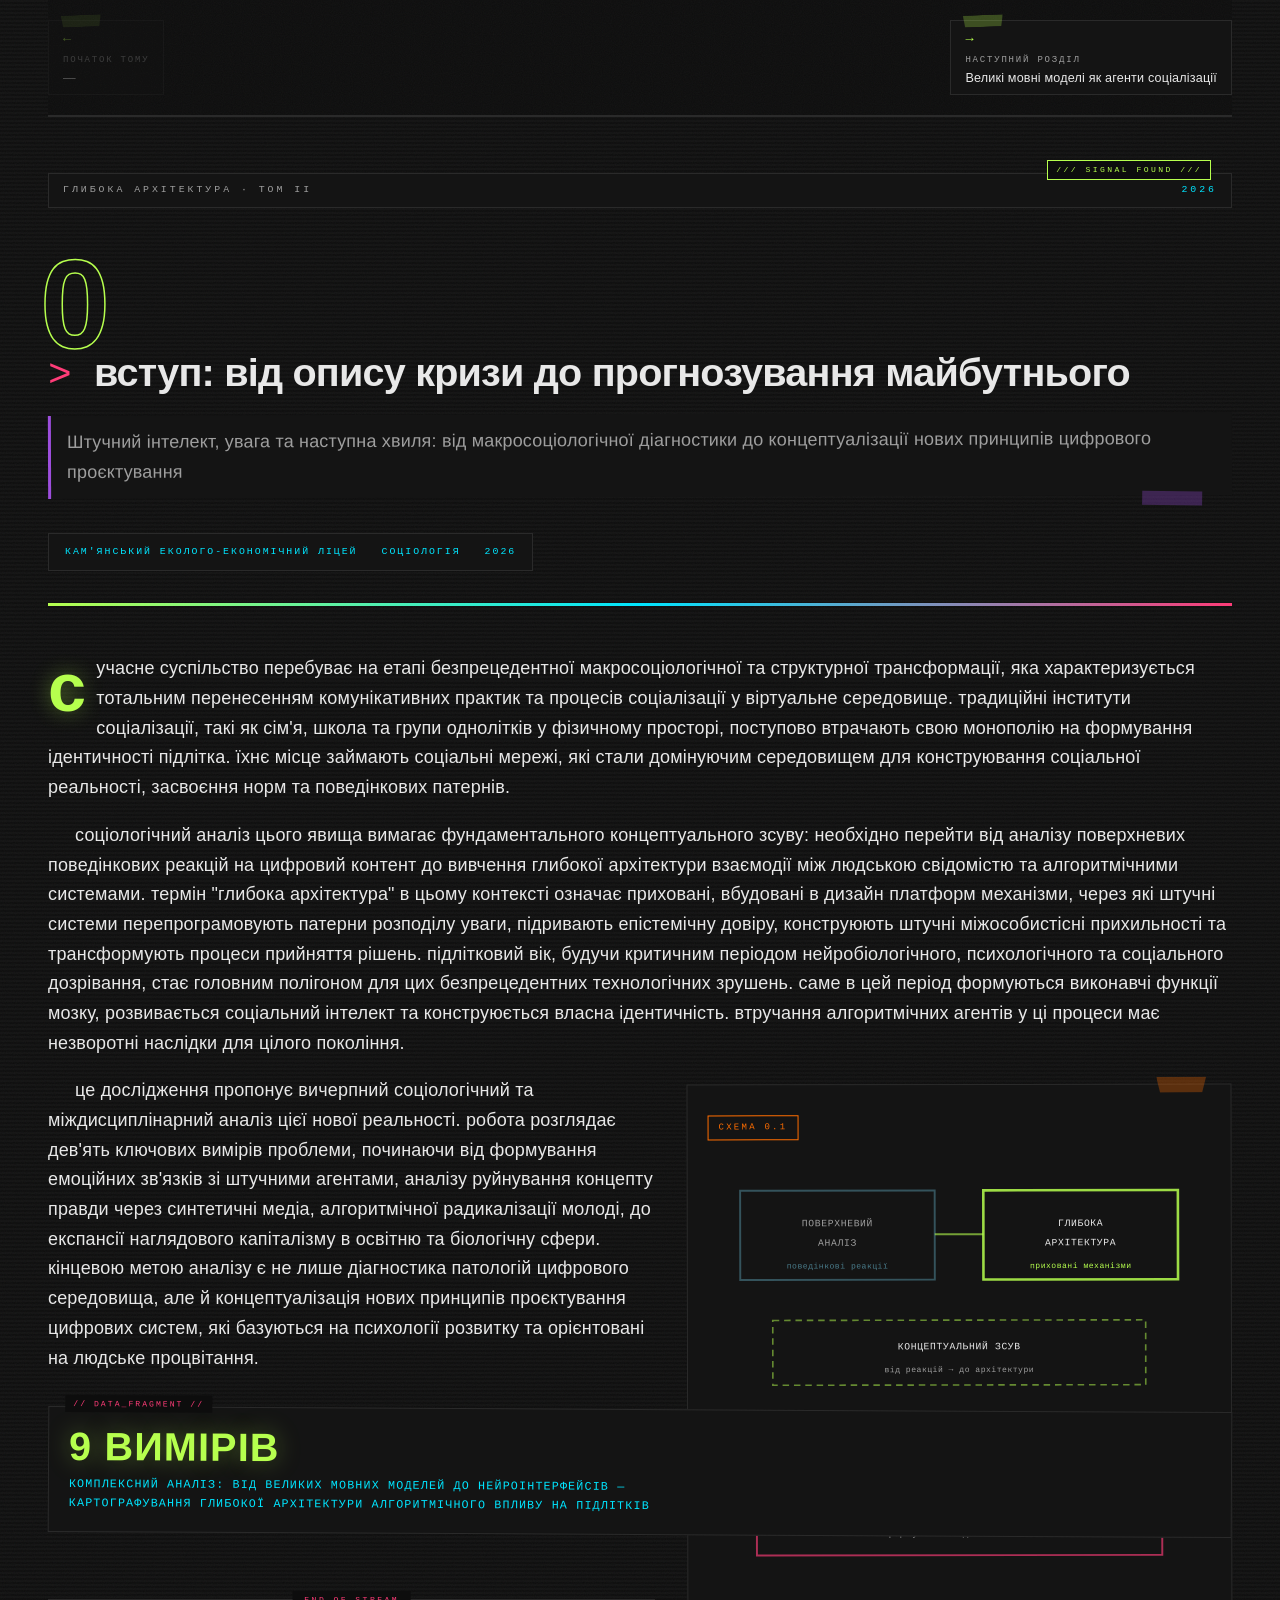
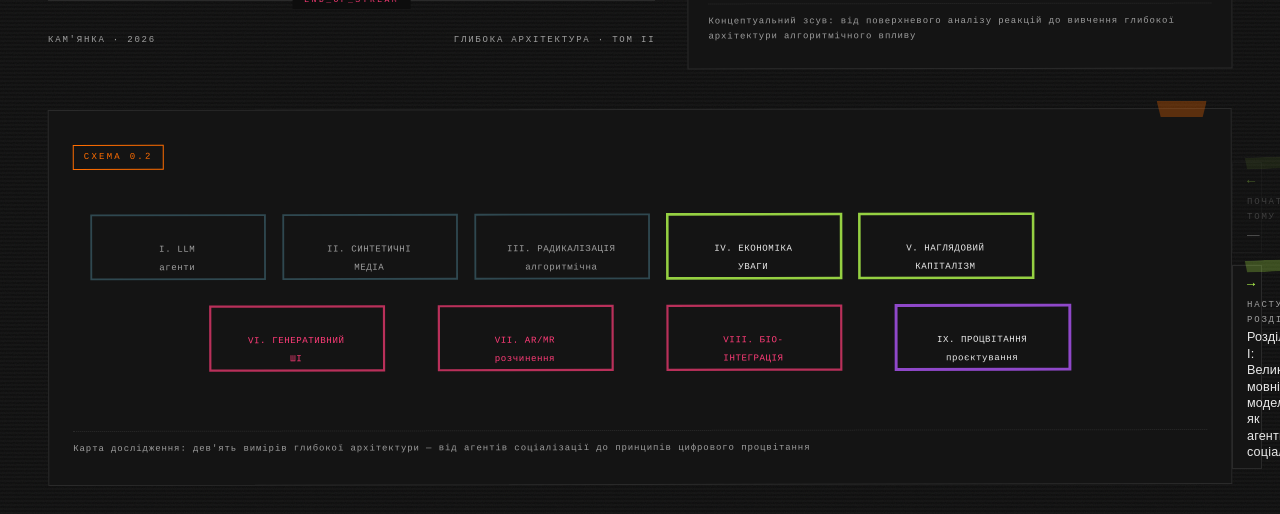
<file: index.html>
<!DOCTYPE html>
<html lang="uk">
<head>
    <meta charset="UTF-8">
    <meta name="viewport" content="width=device-width, initial-scale=1.0">
    <title>Глибока архітектура: ШІ, увага та наступна хвиля</title>
    <link rel="stylesheet" href="style.css">
</head>
<body>
    <div class="main-container">
        <nav class="chapter-navigation">
            <span class="nav-button" style="opacity: 0.3; pointer-events: none;">
                <span class="nav-arrow">&larr;</span>
                <span class="nav-label">Початок тому</span>
                <span class="nav-chapter">—</span>
            </span>
            <a href="llm_socialisation.html" class="nav-button">
                <span class="nav-arrow">&rarr;</span>
                <span class="nav-label">Наступний розділ</span>
                <span class="nav-chapter">Великі мовні моделі як агенти соціалізації</span>
            </a>
        </nav>

        <header class="journal-header">
            <div class="journal-masthead">
                <span>Глибока архітектура · Том II</span>
                <span>2026</span>
            </div>
            <div class="chapter-number">0</div>
            <h1 class="article-title">вступ: від опису кризи до прогнозування майбутнього</h1>
            <div class="article-subtitle">Штучний інтелект, увага та наступна хвиля: від макросоціологічної діагностики до концептуалізації нових принципів цифрового проєктування</div>
            <div class="article-meta">
                <span>Кам'янський еколого-економічний ліцей</span>
                <span>Соціологія</span>
                <span>2026</span>
            </div>
        </header>

        <article class="journal-content">
            <p>сучасне суспільство перебуває на етапі безпрецедентної макросоціологічної та структурної трансформації, яка характеризується тотальним перенесенням комунікативних практик та процесів соціалізації у віртуальне середовище. традиційні інститути соціалізації, такі як сім'я, школа та групи однолітків у фізичному просторі, поступово втрачають свою монополію на формування ідентичності підлітка. їхнє місце займають соціальні мережі, які стали домінуючим середовищем для конструювання соціальної реальності, засвоєння норм та поведінкових патернів.</p>

            <p>соціологічний аналіз цього явища вимагає фундаментального концептуального зсуву: необхідно перейти від аналізу поверхневих поведінкових реакцій на цифровий контент до вивчення глибокої архітектури взаємодії між людською свідомістю та алгоритмічними системами. термін "глибока архітектура" в цьому контексті означає приховані, вбудовані в дизайн платформ механізми, через які штучні системи перепрограмовують патерни розподілу уваги, підривають епістемічну довіру, конструюють штучні міжособистісні прихильності та трансформують процеси прийняття рішень. підлітковий вік, будучи критичним періодом нейробіологічного, психологічного та соціального дозрівання, стає головним полігоном для цих безпрецедентних технологічних зрушень. саме в цей період формуються виконавчі функції мозку, розвивається соціальний інтелект та конструюється власна ідентичність. втручання алгоритмічних агентів у ці процеси має незворотні наслідки для цілого покоління.</p>

            <div class="neuro-diagram scheme-placeholder" style="float: right; width: 46%; margin: 8px 0 24px 32px; padding: 24px 20px; min-height: 310px;">
                <div class="neuro-diagram-label">Схема 0.1</div>
                <svg viewBox="0 0 310 260" xmlns="http://www.w3.org/2000/svg" style="width: 100%; height: auto;">
                    <rect x="20" y="20" width="120" height="55" rx="0" fill="none" stroke="#4A7D8C" stroke-width="1.2" opacity="0.6"/>
                    <text x="80" y="42" text-anchor="middle" font-family="JetBrains Mono, monospace" font-size="6" fill="#9E9E9E" letter-spacing="0.4">ПОВЕРХНЕВИЙ</text>
                    <text x="80" y="54" text-anchor="middle" font-family="JetBrains Mono, monospace" font-size="6" fill="#9E9E9E" letter-spacing="0.4">АНАЛІЗ</text>
                    <text x="80" y="68" text-anchor="middle" font-family="JetBrains Mono, monospace" font-size="5" fill="#4A7D8C" letter-spacing="0.3">поведінкові реакції</text>

                    <rect x="170" y="20" width="120" height="55" rx="0" fill="none" stroke="#B6FF4E" stroke-width="1.6" opacity="0.85"/>
                    <text x="230" y="42" text-anchor="middle" font-family="JetBrains Mono, monospace" font-size="6" fill="#E8E8E8" letter-spacing="0.4">ГЛИБОКА</text>
                    <text x="230" y="54" text-anchor="middle" font-family="JetBrains Mono, monospace" font-size="6" fill="#E8E8E8" letter-spacing="0.4">АРХІТЕКТУРА</text>
                    <text x="230" y="68" text-anchor="middle" font-family="JetBrains Mono, monospace" font-size="5" fill="#B6FF4E" letter-spacing="0.3">приховані механізми</text>

                    <line x1="140" y1="47" x2="170" y2="47" stroke="#B6FF4E" stroke-width="1.2" opacity="0.6"/>

                    <rect x="40" y="100" width="230" height="40" rx="0" fill="none" stroke="#B6FF4E" stroke-width="1" stroke-dasharray="4 3" opacity="0.5"/>
                    <text x="155" y="118" text-anchor="middle" font-family="JetBrains Mono, monospace" font-size="6" fill="#E8E8E8" letter-spacing="0.4">КОНЦЕПТУАЛЬНИЙ ЗСУВ</text>
                    <text x="155" y="132" text-anchor="middle" font-family="JetBrains Mono, monospace" font-size="5" fill="#9E9E9E" letter-spacing="0.3">від реакцій → до архітектури</text>

                    <rect x="30" y="165" width="250" height="80" rx="0" fill="none" stroke="#FF3C78" stroke-width="1.2" opacity="0.65"/>
                    <text x="155" y="187" text-anchor="middle" font-family="JetBrains Mono, monospace" font-size="6" fill="#FF3C78" letter-spacing="0.4">ПІДЛІТКОВИЙ МОЗОК</text>
                    <text x="155" y="201" text-anchor="middle" font-family="JetBrains Mono, monospace" font-size="6" fill="#E8E8E8" letter-spacing="0.4">як полігон</text>
                    <text x="155" y="217" text-anchor="middle" font-family="JetBrains Mono, monospace" font-size="6" fill="#9E9E9E" letter-spacing="0.3">нейробіологічне дозрівання</text>
                    <text x="155" y="233" text-anchor="middle" font-family="JetBrains Mono, monospace" font-size="6" fill="#9E9E9E" letter-spacing="0.3">формування ідентичності</text>
                </svg>
                <div class="neuro-diagram-caption">Концептуальний зсув: від поверхневого аналізу реакцій до вивчення глибокої архітектури алгоритмічного впливу</div>
            </div>

            <p>це дослідження пропонує вичерпний соціологічний та міждисциплінарний аналіз цієї нової реальності. робота розглядає дев'ять ключових вимірів проблеми, починаючи від формування емоційних зв'язків зі штучними агентами, аналізу руйнування концепту правди через синтетичні медіа, алгоритмічної радикалізації молоді, до експансії наглядового капіталізму в освітню та біологічну сфери. кінцевою метою аналізу є не лише діагностика патологій цифрового середовища, але й концептуалізація нових принципів проєктування цифрових систем, які базуються на психології розвитку та орієнтовані на людське процвітання.</p>

            <div class="stat-highlight">
                <span class="stat-value">9 вимірів</span>
                комплексний аналіз: від великих мовних моделей до нейроінтерфейсів — картографування глибокої архітектури алгоритмічного впливу на підлітків
            </div>

            <div class="neuro-diagram scheme-placeholder" style="float: left; width: 100%; margin: 16px 0 32px 0; padding: 28px 24px;">
                <div class="neuro-diagram-label">Схема 0.2</div>
                <svg viewBox="0 0 620 120" xmlns="http://www.w3.org/2000/svg" style="width: 100%; height: auto;">
                    <rect x="10" y="15" width="95" height="35" rx="0" fill="none" stroke="#4A7D8C" stroke-width="1" opacity="0.5"/>
                    <text x="57" y="35" text-anchor="middle" font-family="JetBrains Mono, monospace" font-size="5" fill="#9E9E9E" letter-spacing="0.3">I. LLM</text>
                    <text x="57" y="45" text-anchor="middle" font-family="JetBrains Mono, monospace" font-size="5" fill="#9E9E9E" letter-spacing="0.3">агенти</text>

                    <rect x="115" y="15" width="95" height="35" rx="0" fill="none" stroke="#4A7D8C" stroke-width="1" opacity="0.5"/>
                    <text x="162" y="35" text-anchor="middle" font-family="JetBrains Mono, monospace" font-size="5" fill="#9E9E9E" letter-spacing="0.3">II. СИНТЕТИЧНІ</text>
                    <text x="162" y="45" text-anchor="middle" font-family="JetBrains Mono, monospace" font-size="5" fill="#9E9E9E" letter-spacing="0.3">МЕДІА</text>

                    <rect x="220" y="15" width="95" height="35" rx="0" fill="none" stroke="#4A7D8C" stroke-width="1" opacity="0.5"/>
                    <text x="267" y="35" text-anchor="middle" font-family="JetBrains Mono, monospace" font-size="5" fill="#9E9E9E" letter-spacing="0.3">III. РАДИКАЛІЗАЦІЯ</text>
                    <text x="267" y="45" text-anchor="middle" font-family="JetBrains Mono, monospace" font-size="5" fill="#9E9E9E" letter-spacing="0.3">алгоритмічна</text>

                    <rect x="325" y="15" width="95" height="35" rx="0" fill="none" stroke="#B6FF4E" stroke-width="1.4" opacity="0.8"/>
                    <text x="372" y="35" text-anchor="middle" font-family="JetBrains Mono, monospace" font-size="5" fill="#E8E8E8" letter-spacing="0.3">IV. ЕКОНОМІКА</text>
                    <text x="372" y="45" text-anchor="middle" font-family="JetBrains Mono, monospace" font-size="5" fill="#E8E8E8" letter-spacing="0.3">УВАГИ</text>

                    <rect x="430" y="15" width="95" height="35" rx="0" fill="none" stroke="#B6FF4E" stroke-width="1.4" opacity="0.8"/>
                    <text x="477" y="35" text-anchor="middle" font-family="JetBrains Mono, monospace" font-size="5" fill="#E8E8E8" letter-spacing="0.3">V. НАГЛЯДОВИЙ</text>
                    <text x="477" y="45" text-anchor="middle" font-family="JetBrains Mono, monospace" font-size="5" fill="#E8E8E8" letter-spacing="0.3">КАПІТАЛІЗМ</text>

                    <rect x="75" y="65" width="95" height="35" rx="0" fill="none" stroke="#FF3C78" stroke-width="1.2" opacity="0.7"/>
                    <text x="122" y="85" text-anchor="middle" font-family="JetBrains Mono, monospace" font-size="5" fill="#FF3C78" letter-spacing="0.3">VI. ГЕНЕРАТИВНИЙ</text>
                    <text x="122" y="95" text-anchor="middle" font-family="JetBrains Mono, monospace" font-size="5" fill="#FF3C78" letter-spacing="0.3">ШІ</text>

                    <rect x="200" y="65" width="95" height="35" rx="0" fill="none" stroke="#FF3C78" stroke-width="1.2" opacity="0.7"/>
                    <text x="247" y="85" text-anchor="middle" font-family="JetBrains Mono, monospace" font-size="5" fill="#FF3C78" letter-spacing="0.3">VII. AR/MR</text>
                    <text x="247" y="95" text-anchor="middle" font-family="JetBrains Mono, monospace" font-size="5" fill="#FF3C78" letter-spacing="0.3">розчинення</text>

                    <rect x="325" y="65" width="95" height="35" rx="0" fill="none" stroke="#FF3C78" stroke-width="1.2" opacity="0.7"/>
                    <text x="372" y="85" text-anchor="middle" font-family="JetBrains Mono, monospace" font-size="5" fill="#FF3C78" letter-spacing="0.3">VIII. БІО-</text>
                    <text x="372" y="95" text-anchor="middle" font-family="JetBrains Mono, monospace" font-size="5" fill="#FF3C78" letter-spacing="0.3">ІНТЕГРАЦІЯ</text>

                    <rect x="450" y="65" width="95" height="35" rx="0" fill="none" stroke="#9D4EDD" stroke-width="1.6" opacity="0.9"/>
                    <text x="497" y="85" text-anchor="middle" font-family="JetBrains Mono, monospace" font-size="5" fill="#E8E8E8" letter-spacing="0.3">IX. ПРОЦВІТАННЯ</text>
                    <text x="497" y="95" text-anchor="middle" font-family="JetBrains Mono, monospace" font-size="5" fill="#E8E8E8" letter-spacing="0.3">проєктування</text>
                </svg>
                <div class="neuro-diagram-caption">Карта дослідження: дев'ять вимірів глибокої архітектури — від агентів соціалізації до принципів цифрового процвітання</div>
            </div>
        </article>

        <footer class="journal-footer">
            <span>Кам'янка · 2026</span>
            <span>Глибока архітектура · Том II</span>
        </footer>

        <nav class="chapter-navigation-bottom">
            <span class="nav-button" style="opacity: 0.3; pointer-events: none;">
                <span class="nav-arrow">&larr;</span>
                <span class="nav-label">Початок тому</span>
                <span class="nav-chapter">—</span>
            </span>
            <a href="llm_socialisation.html" class="nav-button">
                <span class="nav-arrow">&rarr;</span>
                <span class="nav-label">Наступний розділ</span>
                <span class="nav-chapter">Розділ I: Великі мовні моделі як агенти соціалізації</span>
            </a>
        </nav>
    </div>
</body>
</html>
</file>
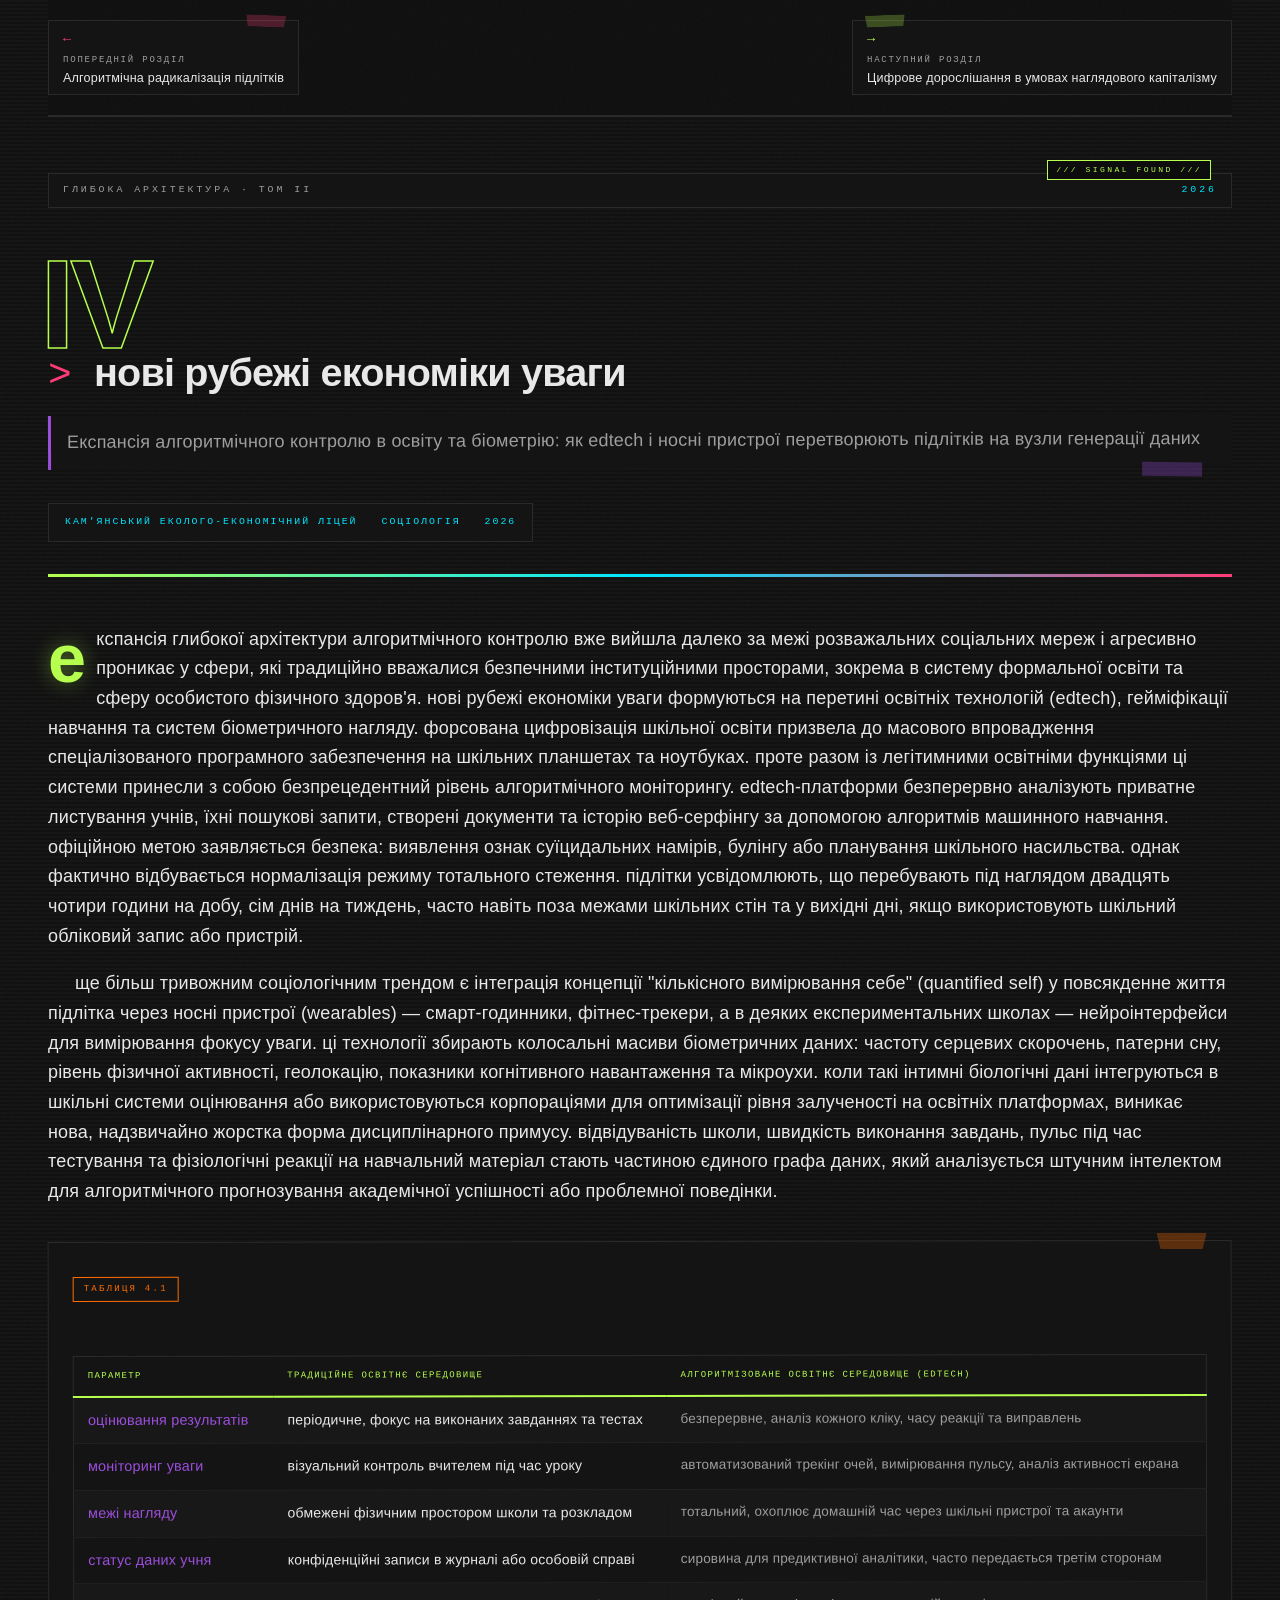
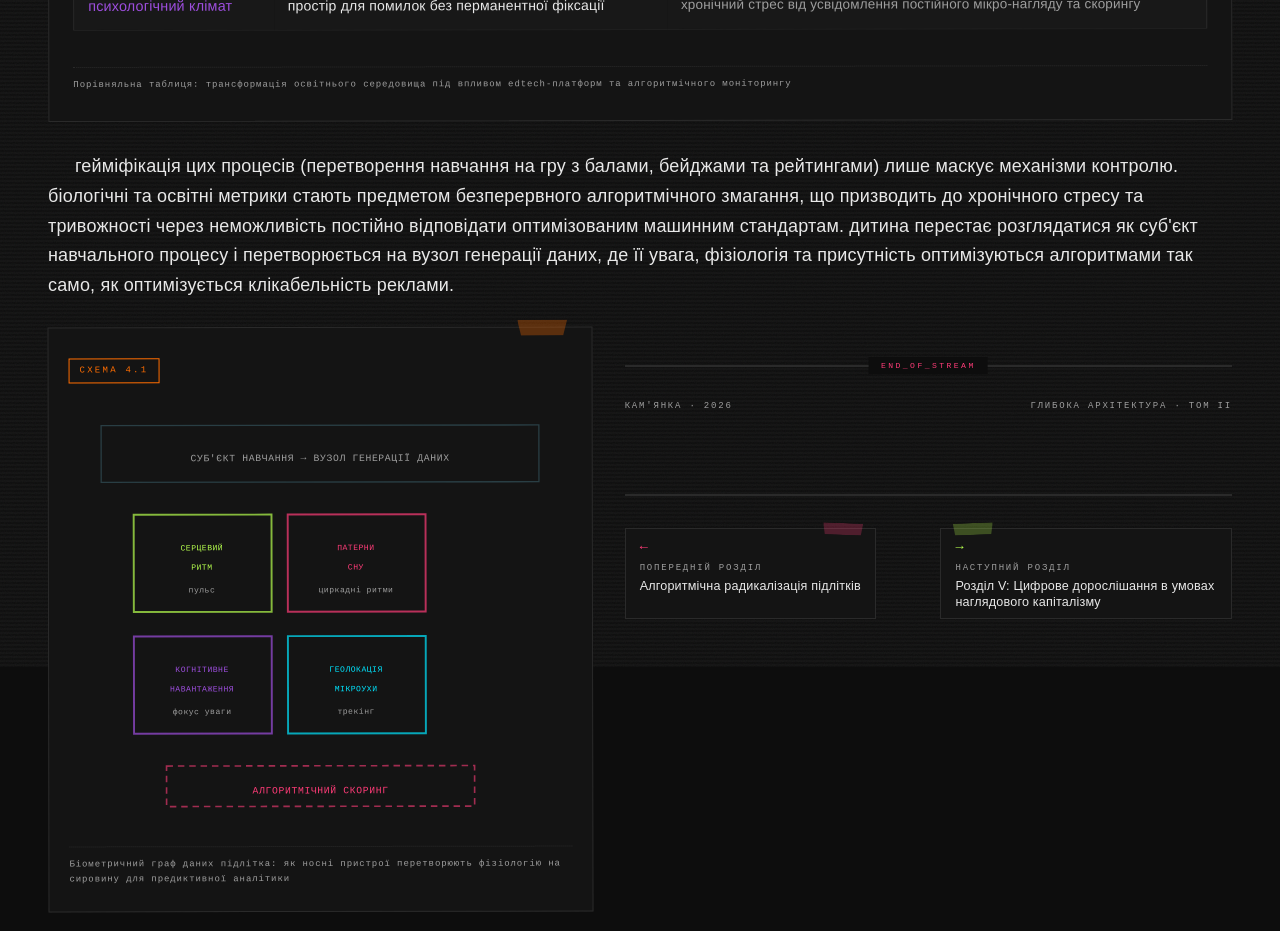
<file: attention.html>
<!DOCTYPE html>
<html lang="uk">
<head>
    <meta charset="UTF-8">
    <meta name="viewport" content="width=device-width, initial-scale=1.0">
    <title>Нові рубежі економіки уваги</title>
    <link rel="stylesheet" href="style.css">
</head>
<body>
    <div class="main-container">
        <nav class="chapter-navigation">
            <a href="radicalisation.html" class="nav-button nav-button-back">
                <span class="nav-arrow">&larr;</span>
                <span class="nav-label">Попередній розділ</span>
                <span class="nav-chapter">Алгоритмічна радикалізація підлітків</span>
            </a>
            <a href="growing.html" class="nav-button">
                <span class="nav-arrow">&rarr;</span>
                <span class="nav-label">Наступний розділ</span>
                <span class="nav-chapter">Цифрове дорослішання в умовах наглядового капіталізму</span>
            </a>
        </nav>

        <header class="journal-header">
            <div class="journal-masthead">
                <span>Глибока архітектура · Том II</span>
                <span>2026</span>
            </div>
            <div class="chapter-number">IV</div>
            <h1 class="article-title">нові рубежі економіки уваги</h1>
            <div class="article-subtitle">Експансія алгоритмічного контролю в освіту та біометрію: як edtech і носні пристрої перетворюють підлітків на вузли генерації даних</div>
            <div class="article-meta">
                <span>Кам'янський еколого-економічний ліцей</span>
                <span>Соціологія</span>
                <span>2026</span>
            </div>
        </header>

        <article class="journal-content">
            <p>експансія глибокої архітектури алгоритмічного контролю вже вийшла далеко за межі розважальних соціальних мереж і агресивно проникає у сфери, які традиційно вважалися безпечними інституційними просторами, зокрема в систему формальної освіти та сферу особистого фізичного здоров'я. нові рубежі економіки уваги формуються на перетині освітніх технологій (edtech), гейміфікації навчання та систем біометричного нагляду. форсована цифровізація шкільної освіти призвела до масового впровадження спеціалізованого програмного забезпечення на шкільних планшетах та ноутбуках. проте разом із легітимними освітніми функціями ці системи принесли з собою безпрецедентний рівень алгоритмічного моніторингу. edtech-платформи безперервно аналізують приватне листування учнів, їхні пошукові запити, створені документи та історію веб-серфінгу за допомогою алгоритмів машинного навчання. офіційною метою заявляється безпека: виявлення ознак суїцидальних намірів, булінгу або планування шкільного насильства. однак фактично відбувається нормалізація режиму тотального стеження. підлітки усвідомлюють, що перебувають під наглядом двадцять чотири години на добу, сім днів на тиждень, часто навіть поза межами шкільних стін та у вихідні дні, якщо використовують шкільний обліковий запис або пристрій.</p>

            <p>ще більш тривожним соціологічним трендом є інтеграція концепції "кількісного вимірювання себе" (quantified self) у повсякденне життя підлітка через носні пристрої (wearables) — смарт-годинники, фітнес-трекери, а в деяких експериментальних школах — нейроінтерфейси для вимірювання фокусу уваги. ці технології збирають колосальні масиви біометричних даних: частоту серцевих скорочень, патерни сну, рівень фізичної активності, геолокацію, показники когнітивного навантаження та мікроухи. коли такі інтимні біологічні дані інтегруються в шкільні системи оцінювання або використовуються корпораціями для оптимізації рівня залученості на освітніх платформах, виникає нова, надзвичайно жорстка форма дисциплінарного примусу. відвідуваність школи, швидкість виконання завдань, пульс під час тестування та фізіологічні реакції на навчальний матеріал стають частиною єдиного графа даних, який аналізується штучним інтелектом для алгоритмічного прогнозування академічної успішності або проблемної поведінки.</p>

            <div class="neuro-diagram scheme-placeholder" style="float: right; width: 100%; margin: 16px 0 32px 0; padding: 28px 24px;">
                <div class="neuro-diagram-label">Таблиця 4.1</div>
                <table>
                    <thead>
                        <tr>
                            <th>параметр</th>
                            <th>традиційне освітнє середовище</th>
                            <th>алгоритмізоване освітнє середовище (edtech)</th>
                        </tr>
                    </thead>
                    <tbody>
                        <tr>
                            <td>оцінювання результатів</td>
                            <td>періодичне, фокус на виконаних завданнях та тестах</td>
                            <td>безперервне, аналіз кожного кліку, часу реакції та виправлень</td>
                        </tr>
                        <tr>
                            <td>моніторинг уваги</td>
                            <td>візуальний контроль вчителем під час уроку</td>
                            <td>автоматизований трекінг очей, вимірювання пульсу, аналіз активності екрана</td>
                        </tr>
                        <tr>
                            <td>межі нагляду</td>
                            <td>обмежені фізичним простором школи та розкладом</td>
                            <td>тотальний, охоплює домашній час через шкільні пристрої та акаунти</td>
                        </tr>
                        <tr>
                            <td>статус даних учня</td>
                            <td>конфіденційні записи в журналі або особовій справі</td>
                            <td>сировина для предиктивної аналітики, часто передається третім сторонам</td>
                        </tr>
                        <tr>
                            <td>психологічний клімат</td>
                            <td>простір для помилок без перманентної фіксації</td>
                            <td>хронічний стрес від усвідомлення постійного мікро-нагляду та скорингу</td>
                        </tr>
                    </tbody>
                </table>
                <div class="neuro-diagram-caption">Порівняльна таблиця: трансформація освітнього середовища під впливом edtech-платформ та алгоритмічного моніторингу</div>
            </div>

            <p>гейміфікація цих процесів (перетворення навчання на гру з балами, бейджами та рейтингами) лише маскує механізми контролю. біологічні та освітні метрики стають предметом безперервного алгоритмічного змагання, що призводить до хронічного стресу та тривожності через неможливість постійно відповідати оптимізованим машинним стандартам. дитина перестає розглядатися як суб'єкт навчального процесу і перетворюється на вузол генерації даних, де її увага, фізіологія та присутність оптимізуються алгоритмами так само, як оптимізується клікабельність реклами.</p>

            <div class="neuro-diagram scheme-placeholder" style="float: left; width: 46%; margin: 8px 32px 24px 0; padding: 24px 20px; min-height: 300px;">
                <div class="neuro-diagram-label">Схема 4.1</div>
                <svg viewBox="0 0 310 260" xmlns="http://www.w3.org/2000/svg" style="width: 100%; height: auto;">
                    <rect x="20" y="15" width="270" height="35" rx="0" fill="none" stroke="#4A7D8C" stroke-width="0.8" opacity="0.4"/>
                    <text x="155" y="37" text-anchor="middle" font-family="JetBrains Mono, monospace" font-size="6" fill="#9E9E9E" letter-spacing="0.4">СУБ'ЄКТ НАВЧАННЯ → ВУЗОЛ ГЕНЕРАЦІЇ ДАНИХ</text>

                    <rect x="40" y="70" width="85" height="60" rx="0" fill="none" stroke="#B6FF4E" stroke-width="1.2" opacity="0.7"/>
                    <text x="82" y="92" text-anchor="middle" font-family="JetBrains Mono, monospace" font-size="5" fill="#B6FF4E" letter-spacing="0.3">СЕРЦЕВИЙ</text>
                    <text x="82" y="104" text-anchor="middle" font-family="JetBrains Mono, monospace" font-size="5" fill="#B6FF4E" letter-spacing="0.3">РИТМ</text>
                    <text x="82" y="118" text-anchor="middle" font-family="JetBrains Mono, monospace" font-size="5" fill="#9E9E9E" letter-spacing="0.3">пульс</text>

                    <rect x="135" y="70" width="85" height="60" rx="0" fill="none" stroke="#FF3C78" stroke-width="1.2" opacity="0.7"/>
                    <text x="177" y="92" text-anchor="middle" font-family="JetBrains Mono, monospace" font-size="5" fill="#FF3C78" letter-spacing="0.3">ПАТЕРНИ</text>
                    <text x="177" y="104" text-anchor="middle" font-family="JetBrains Mono, monospace" font-size="5" fill="#FF3C78" letter-spacing="0.3">СНУ</text>
                    <text x="177" y="118" text-anchor="middle" font-family="JetBrains Mono, monospace" font-size="5" fill="#9E9E9E" letter-spacing="0.3">циркадні ритми</text>

                    <rect x="40" y="145" width="85" height="60" rx="0" fill="none" stroke="#9D4EDD" stroke-width="1.2" opacity="0.7"/>
                    <text x="82" y="167" text-anchor="middle" font-family="JetBrains Mono, monospace" font-size="5" fill="#9D4EDD" letter-spacing="0.3">КОГНІТИВНЕ</text>
                    <text x="82" y="179" text-anchor="middle" font-family="JetBrains Mono, monospace" font-size="5" fill="#9D4EDD" letter-spacing="0.3">НАВАНТАЖЕННЯ</text>
                    <text x="82" y="193" text-anchor="middle" font-family="JetBrains Mono, monospace" font-size="5" fill="#9E9E9E" letter-spacing="0.3">фокус уваги</text>

                    <rect x="135" y="145" width="85" height="60" rx="0" fill="none" stroke="#00E5FF" stroke-width="1.2" opacity="0.7"/>
                    <text x="177" y="167" text-anchor="middle" font-family="JetBrains Mono, monospace" font-size="5" fill="#00E5FF" letter-spacing="0.3">ГЕОЛОКАЦІЯ</text>
                    <text x="177" y="179" text-anchor="middle" font-family="JetBrains Mono, monospace" font-size="5" fill="#00E5FF" letter-spacing="0.3">МІКРОУХИ</text>
                    <text x="177" y="193" text-anchor="middle" font-family="JetBrains Mono, monospace" font-size="5" fill="#9E9E9E" letter-spacing="0.3">трекінг</text>

                    <rect x="60" y="225" width="190" height="25" rx="0" fill="none" stroke="#FF3C78" stroke-width="1" stroke-dasharray="4 3" opacity="0.6"/>
                    <text x="155" y="242" text-anchor="middle" font-family="JetBrains Mono, monospace" font-size="6" fill="#FF3C78" letter-spacing="0.4">АЛГОРИТМІЧНИЙ СКОРИНГ</text>
                </svg>
                <div class="neuro-diagram-caption">Біометричний граф даних підлітка: як носні пристрої перетворюють фізіологію на сировину для предиктивної аналітики</div>
            </div>
        </article>

        <footer class="journal-footer">
            <span>Кам'янка · 2026</span>
            <span>Глибока архітектура · Том II</span>
        </footer>

        <nav class="chapter-navigation-bottom">
            <a href="radicalisation.html" class="nav-button nav-button-back">
                <span class="nav-arrow">&larr;</span>
                <span class="nav-label">Попередній розділ</span>
                <span class="nav-chapter">Алгоритмічна радикалізація підлітків</span>
            </a>
            <a href="growing.html" class="nav-button">
                <span class="nav-arrow">&rarr;</span>
                <span class="nav-label">Наступний розділ</span>
                <span class="nav-chapter">Розділ V: Цифрове дорослішання в умовах наглядового капіталізму</span>
            </a>
        </nav>
    </div>
</body>
</html>
</file>
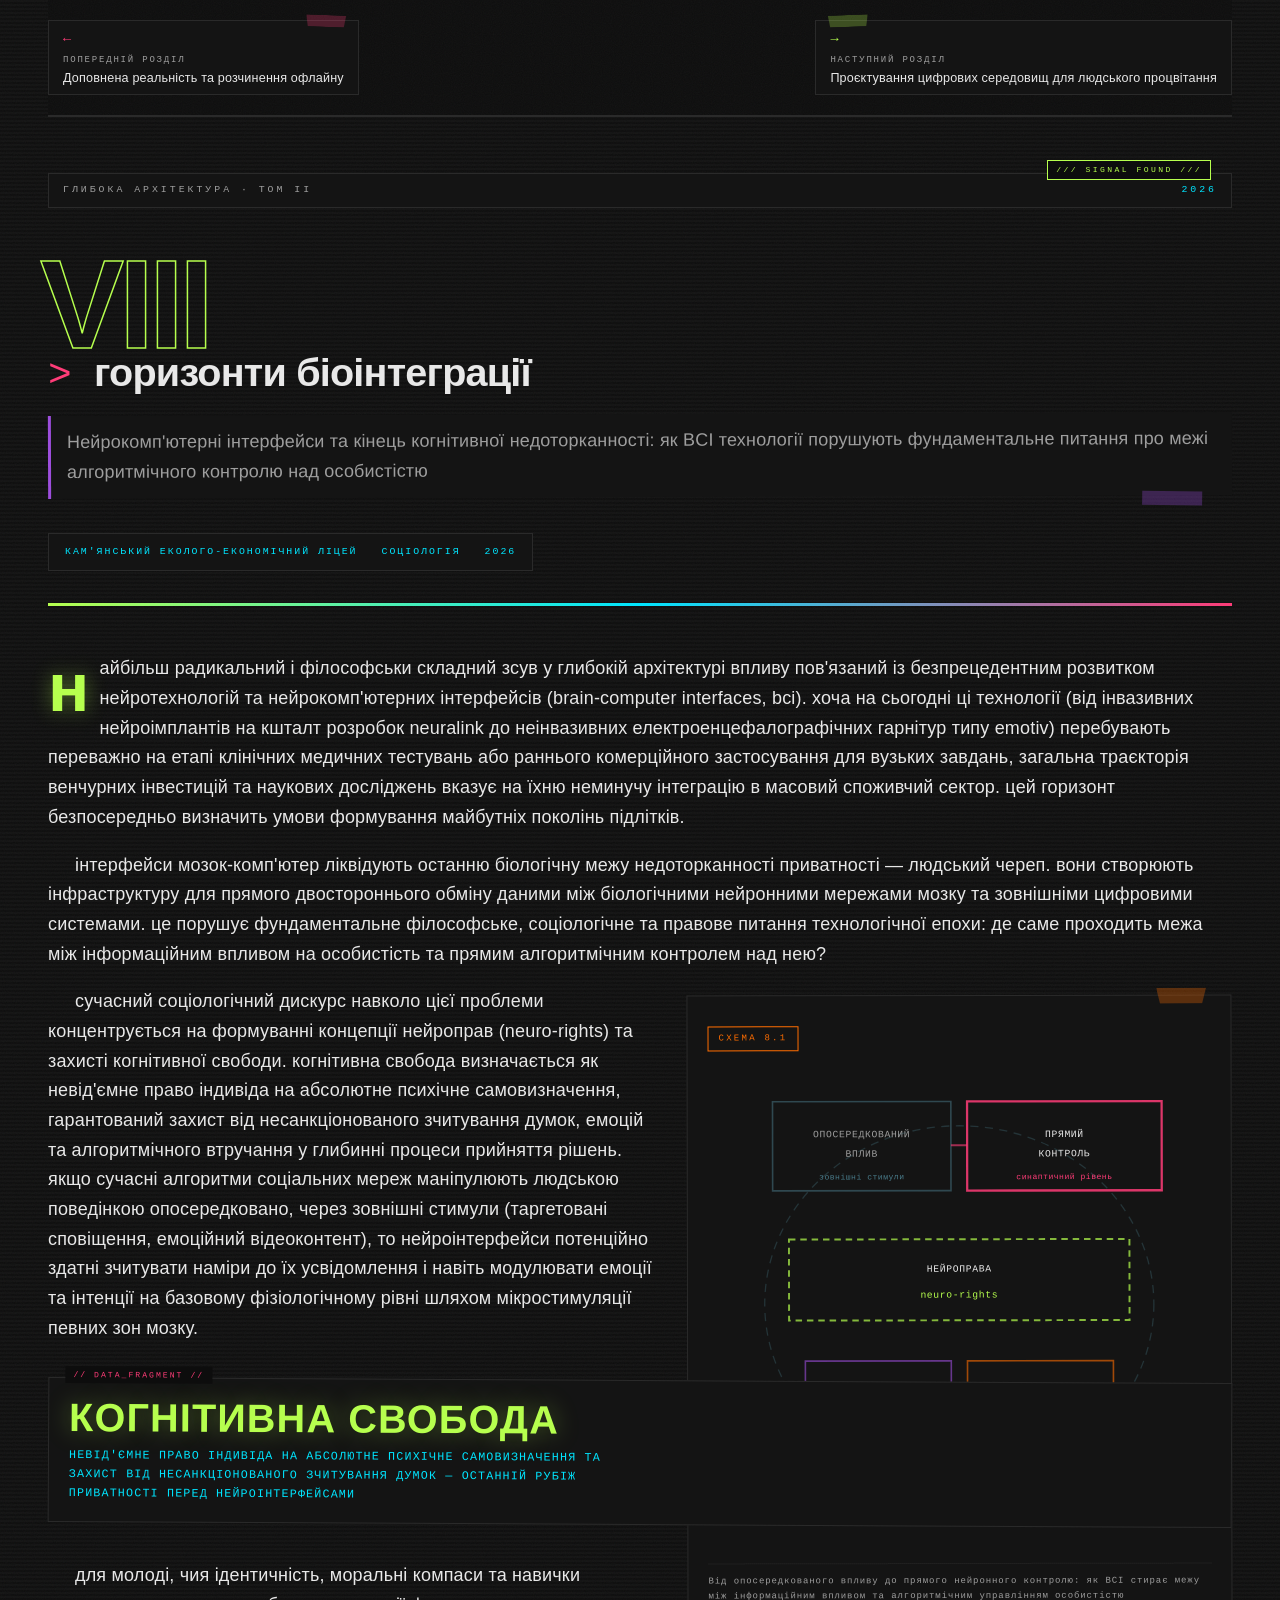
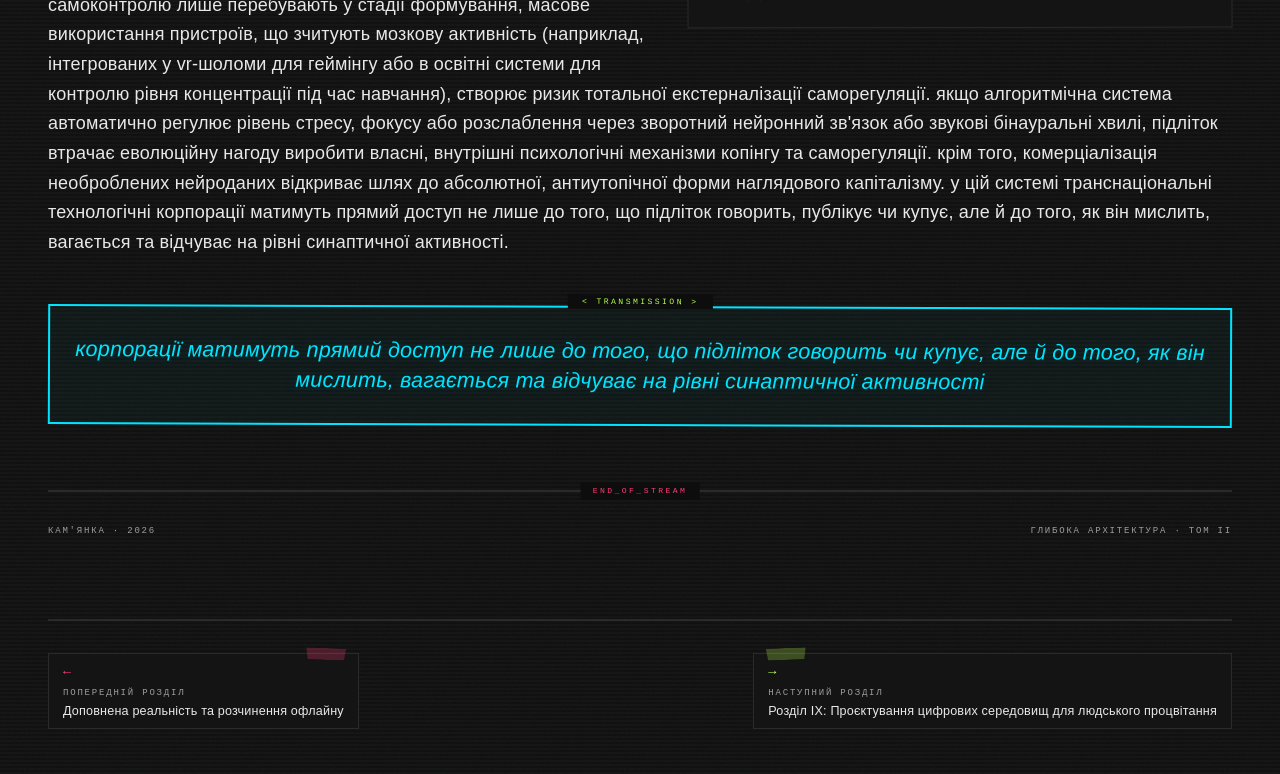
<file: biointegration.html>
<!DOCTYPE html>
<html lang="uk">
<head>
    <meta charset="UTF-8">
    <meta name="viewport" content="width=device-width, initial-scale=1.0">
    <title>Горизонти біоінтеграції</title>
    <link rel="stylesheet" href="style.css">
</head>
<body>
    <div class="main-container">
        <nav class="chapter-navigation">
            <a href="reality.html" class="nav-button nav-button-back">
                <span class="nav-arrow">&larr;</span>
                <span class="nav-label">Попередній розділ</span>
                <span class="nav-chapter">Доповнена реальність та розчинення офлайну</span>
            </a>
            <a href="projects.html" class="nav-button">
                <span class="nav-arrow">&rarr;</span>
                <span class="nav-label">Наступний розділ</span>
                <span class="nav-chapter">Проєктування цифрових середовищ для людського процвітання</span>
            </a>
        </nav>

        <header class="journal-header">
            <div class="journal-masthead">
                <span>Глибока архітектура · Том II</span>
                <span>2026</span>
            </div>
            <div class="chapter-number">VIII</div>
            <h1 class="article-title">горизонти біоінтеграції</h1>
            <div class="article-subtitle">Нейрокомп'ютерні інтерфейси та кінець когнітивної недоторканності: як BCI технології порушують фундаментальне питання про межі алгоритмічного контролю над особистістю</div>
            <div class="article-meta">
                <span>Кам'янський еколого-економічний ліцей</span>
                <span>Соціологія</span>
                <span>2026</span>
            </div>
        </header>

        <article class="journal-content">
            <p>найбільш радикальний і філософськи складний зсув у глибокій архітектурі впливу пов'язаний із безпрецедентним розвитком нейротехнологій та нейрокомп'ютерних інтерфейсів (brain-computer interfaces, bci). хоча на сьогодні ці технології (від інвазивних нейроімплантів на кшталт розробок neuralink до неінвазивних електроенцефалографічних гарнітур типу emotiv) перебувають переважно на етапі клінічних медичних тестувань або раннього комерційного застосування для вузьких завдань, загальна траєкторія венчурних інвестицій та наукових досліджень вказує на їхню неминучу інтеграцію в масовий споживчий сектор. цей горизонт безпосередньо визначить умови формування майбутніх поколінь підлітків.</p>

            <p>інтерфейси мозок-комп'ютер ліквідують останню біологічну межу недоторканності приватності — людський череп. вони створюють інфраструктуру для прямого двостороннього обміну даними між біологічними нейронними мережами мозку та зовнішніми цифровими системами. це порушує фундаментальне філософське, соціологічне та правове питання технологічної епохи: де саме проходить межа між інформаційним впливом на особистість та прямим алгоритмічним контролем над нею?</p>

            <div class="neuro-diagram scheme-placeholder" style="float: right; width: 46%; margin: 8px 0 24px 32px; padding: 24px 20px; min-height: 340px;">
                <div class="neuro-diagram-label">Схема 8.1</div>
                <svg viewBox="0 0 310 290" xmlns="http://www.w3.org/2000/svg" style="width: 100%; height: auto;">
                    <ellipse cx="155" cy="145" rx="120" ry="110" fill="none" stroke="#4A7D8C" stroke-width="0.8" stroke-dasharray="5 4" opacity="0.3"/>

                    <rect x="40" y="20" width="110" height="55" rx="0" fill="none" stroke="#4A7D8C" stroke-width="1" opacity="0.5"/>
                    <text x="95" y="42" text-anchor="middle" font-family="JetBrains Mono, monospace" font-size="6" fill="#9E9E9E" letter-spacing="0.4">ОПОСЕРЕДКОВАНИЙ</text>
                    <text x="95" y="54" text-anchor="middle" font-family="JetBrains Mono, monospace" font-size="6" fill="#9E9E9E" letter-spacing="0.4">ВПЛИВ</text>
                    <text x="95" y="68" text-anchor="middle" font-family="JetBrains Mono, monospace" font-size="5" fill="#4A7D8C" letter-spacing="0.3">зовнішні стимули</text>

                    <rect x="160" y="20" width="120" height="55" rx="0" fill="none" stroke="#FF3C78" stroke-width="1.4" opacity="0.85"/>
                    <text x="220" y="42" text-anchor="middle" font-family="JetBrains Mono, monospace" font-size="6" fill="#E8E8E8" letter-spacing="0.4">ПРЯМИЙ</text>
                    <text x="220" y="54" text-anchor="middle" font-family="JetBrains Mono, monospace" font-size="6" fill="#E8E8E8" letter-spacing="0.4">КОНТРОЛЬ</text>
                    <text x="220" y="68" text-anchor="middle" font-family="JetBrains Mono, monospace" font-size="5" fill="#FF3C78" letter-spacing="0.3">синаптичний рівень</text>

                    <line x1="150" y1="47" x2="160" y2="47" stroke="#FF3C78" stroke-width="1.2" opacity="0.6"/>

                    <rect x="50" y="105" width="210" height="50" rx="0" fill="none" stroke="#B6FF4E" stroke-width="1.2" stroke-dasharray="4 3" opacity="0.7"/>
                    <text x="155" y="125" text-anchor="middle" font-family="JetBrains Mono, monospace" font-size="6" fill="#E8E8E8" letter-spacing="0.4">НЕЙРОПРАВА</text>
                    <text x="155" y="141" text-anchor="middle" font-family="JetBrains Mono, monospace" font-size="6" fill="#B6FF4E" letter-spacing="0.4">neuro-rights</text>

                    <rect x="60" y="180" width="90" height="55" rx="0" fill="none" stroke="#9D4EDD" stroke-width="1" opacity="0.6"/>
                    <text x="105" y="202" text-anchor="middle" font-family="JetBrains Mono, monospace" font-size="5" fill="#9D4EDD" letter-spacing="0.3">ЗЧИТУВАННЯ</text>
                    <text x="105" y="214" text-anchor="middle" font-family="JetBrains Mono, monospace" font-size="5" fill="#9D4EDD" letter-spacing="0.3">ДУМОК</text>
                    <text x="105" y="228" text-anchor="middle" font-family="JetBrains Mono, monospace" font-size="5" fill="#9E9E9E" letter-spacing="0.3">до усвідомлення</text>

                    <rect x="160" y="180" width="90" height="55" rx="0" fill="none" stroke="#FF6D00" stroke-width="1" opacity="0.6"/>
                    <text x="205" y="202" text-anchor="middle" font-family="JetBrains Mono, monospace" font-size="5" fill="#FF6D00" letter-spacing="0.3">МОДУЛЯЦІЯ</text>
                    <text x="205" y="214" text-anchor="middle" font-family="JetBrains Mono, monospace" font-size="5" fill="#FF6D00" letter-spacing="0.3">ЕМОЦІЙ</text>
                    <text x="205" y="228" text-anchor="middle" font-family="JetBrains Mono, monospace" font-size="5" fill="#9E9E9E" letter-spacing="0.3">мікростимуляція</text>
                </svg>
                <div class="neuro-diagram-caption">Від опосередкованого впливу до прямого нейронного контролю: як BCI стирає межу між інформаційним впливом та алгоритмічним управлінням особистістю</div>
            </div>

            <p>сучасний соціологічний дискурс навколо цієї проблеми концентрується на формуванні концепції нейроправ (neuro-rights) та захисті когнітивної свободи. когнітивна свобода визначається як невід'ємне право індивіда на абсолютне психічне самовизначення, гарантований захист від несанкціонованого зчитування думок, емоцій та алгоритмічного втручання у глибинні процеси прийняття рішень. якщо сучасні алгоритми соціальних мереж маніпулюють людською поведінкою опосередковано, через зовнішні стимули (таргетовані сповіщення, емоційний відеоконтент), то нейроінтерфейси потенційно здатні зчитувати наміри до їх усвідомлення і навіть модулювати емоції та інтенції на базовому фізіологічному рівні шляхом мікростимуляції певних зон мозку.</p>

            <div class="stat-highlight">
                <span class="stat-value">когнітивна свобода</span>
                невід'ємне право індивіда на абсолютне психічне самовизначення та захист від несанкціонованого зчитування думок — останній рубіж приватності перед нейроінтерфейсами
            </div>

            <p>для молоді, чия ідентичність, моральні компаси та навички самоконтролю лише перебувають у стадії формування, масове використання пристроїв, що зчитують мозкову активність (наприклад, інтегрованих у vr-шоломи для геймінгу або в освітні системи для контролю рівня концентрації під час навчання), створює ризик тотальної екстерналізації саморегуляції. якщо алгоритмічна система автоматично регулює рівень стресу, фокусу або розслаблення через зворотний нейронний зв'язок або звукові бінауральні хвилі, підліток втрачає еволюційну нагоду виробити власні, внутрішні психологічні механізми копінгу та саморегуляції. крім того, комерціалізація необроблених нейроданих відкриває шлях до абсолютної, антиутопічної форми наглядового капіталізму. у цій системі транснаціональні технологічні корпорації матимуть прямий доступ не лише до того, що підліток говорить, публікує чи купує, але й до того, як він мислить, вагається та відчуває на рівні синаптичної активності.</p>

            <div class="pull-quote">
                корпорації матимуть прямий доступ не лише до того, що підліток говорить чи купує, але й до того, як він мислить, вагається та відчуває на рівні синаптичної активності
            </div>
        </article>

        <footer class="journal-footer">
            <span>Кам'янка · 2026</span>
            <span>Глибока архітектура · Том II</span>
        </footer>

        <nav class="chapter-navigation-bottom">
            <a href="reality.html" class="nav-button nav-button-back">
                <span class="nav-arrow">&larr;</span>
                <span class="nav-label">Попередній розділ</span>
                <span class="nav-chapter">Доповнена реальність та розчинення офлайну</span>
            </a>
            <a href="projects.html" class="nav-button">
                <span class="nav-arrow">&rarr;</span>
                <span class="nav-label">Наступний розділ</span>
                <span class="nav-chapter">Розділ IX: Проєктування цифрових середовищ для людського процвітання</span>
            </a>
        </nav>
    </div>
</body>
</html>
</file>
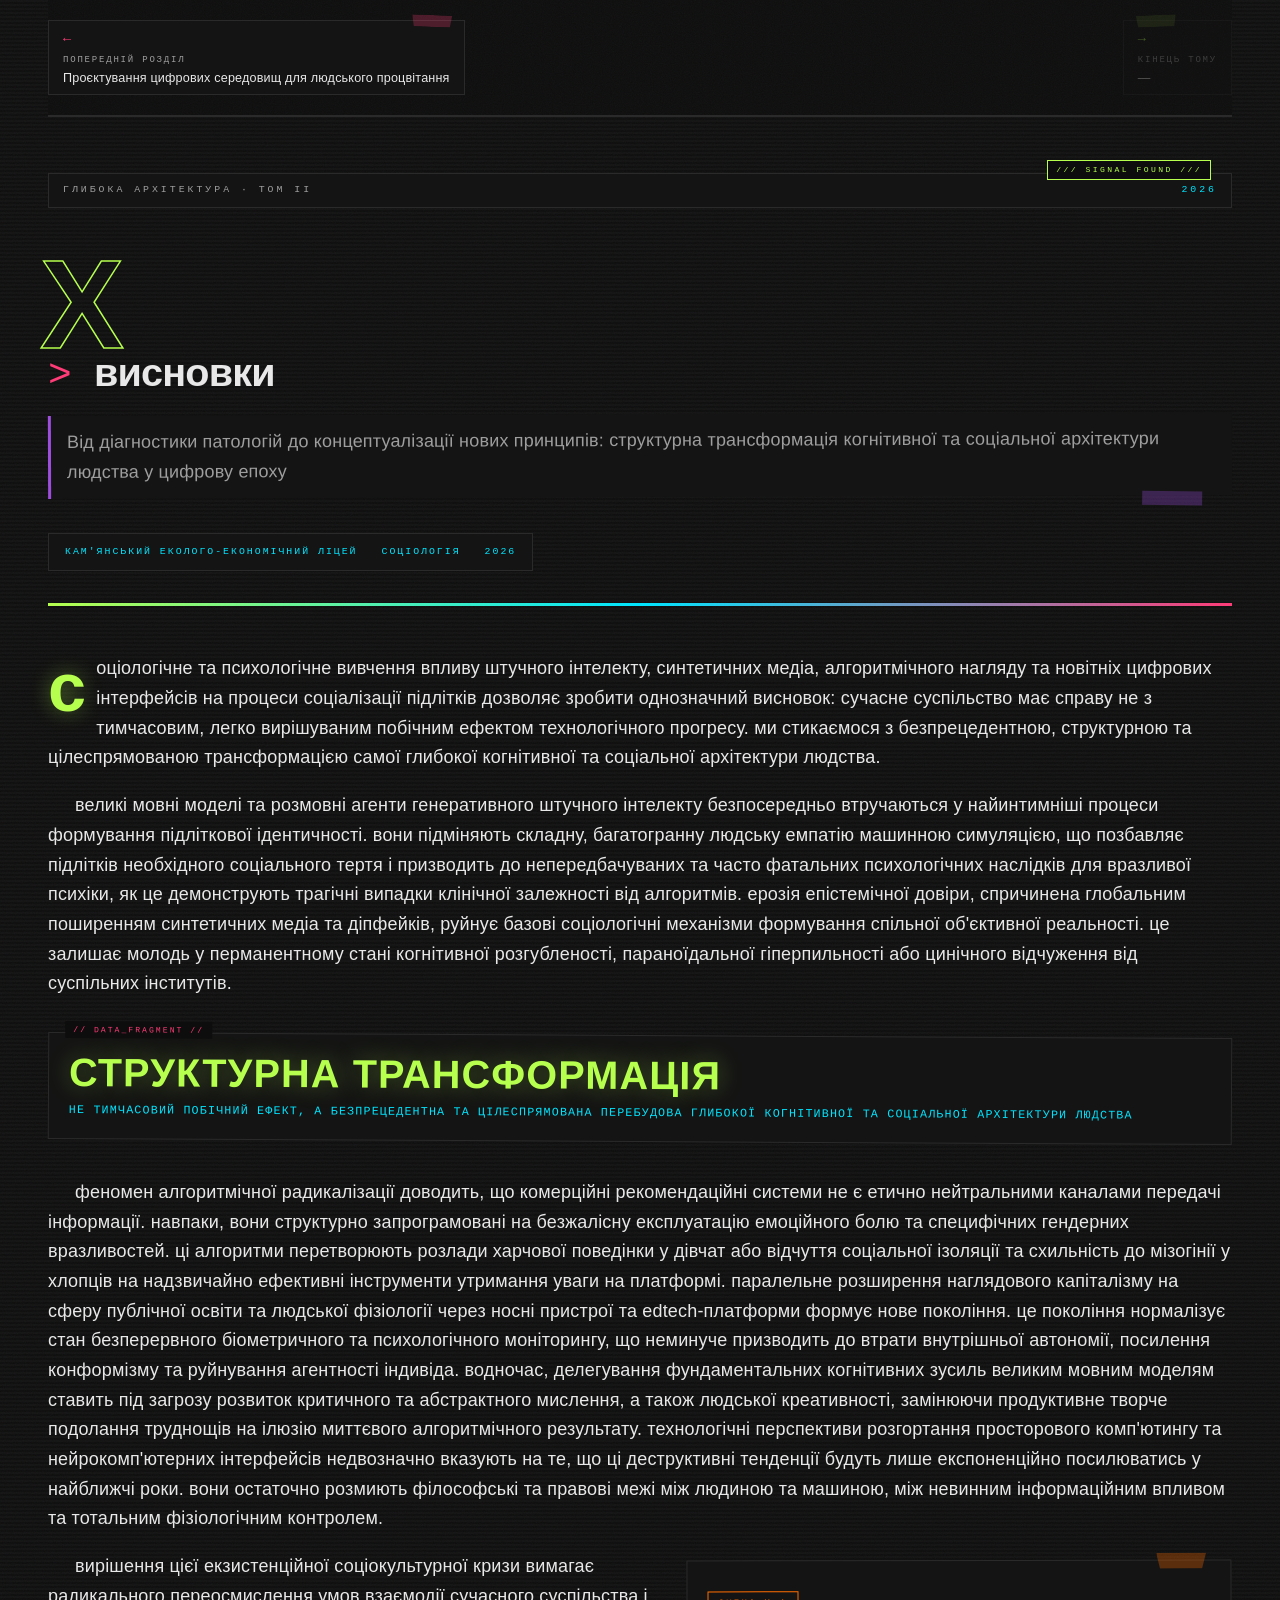
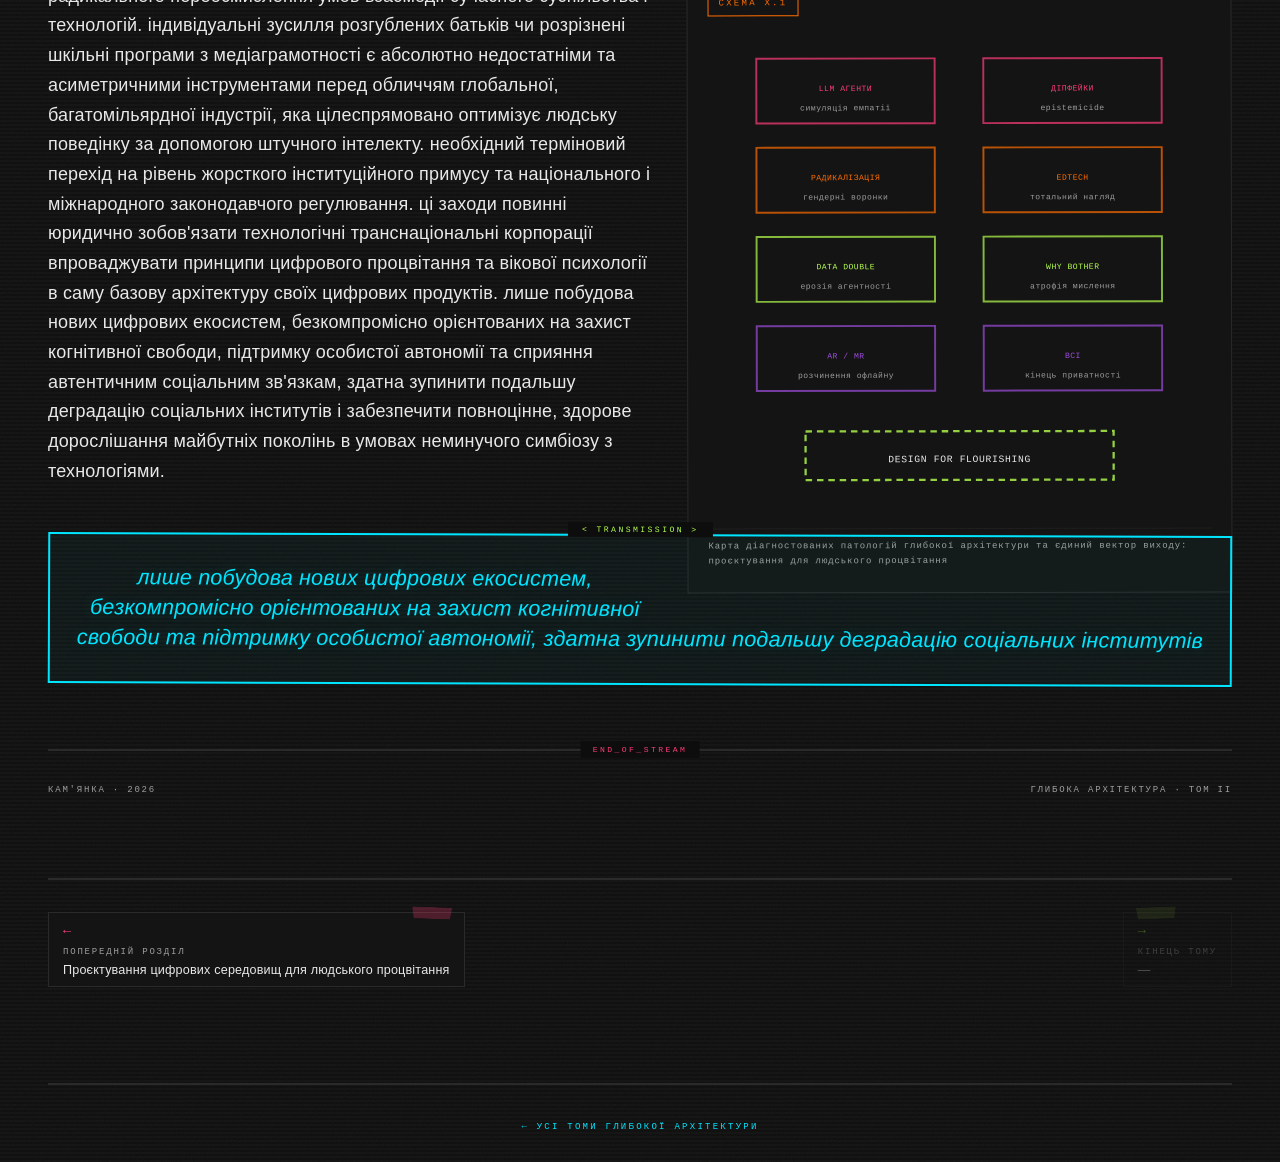
<file: conclusions.html>
<!DOCTYPE html>
<html lang="uk">
<head>
    <meta charset="UTF-8">
    <meta name="viewport" content="width=device-width, initial-scale=1.0">
    <title>Висновки</title>
    <link rel="stylesheet" href="style.css">
</head>
<body>
    <div class="main-container">
        <nav class="chapter-navigation">
            <a href="projects.html" class="nav-button nav-button-back">
                <span class="nav-arrow">&larr;</span>
                <span class="nav-label">Попередній розділ</span>
                <span class="nav-chapter">Проєктування цифрових середовищ для людського процвітання</span>
            </a>
            <span class="nav-button" style="opacity: 0.3; pointer-events: none;">
                <span class="nav-arrow">&rarr;</span>
                <span class="nav-label">Кінець тому</span>
                <span class="nav-chapter">—</span>
            </span>
        </nav>

        <header class="journal-header">
            <div class="journal-masthead">
                <span>Глибока архітектура · Том II</span>
                <span>2026</span>
            </div>
            <div class="chapter-number">X</div>
            <h1 class="article-title">висновки</h1>
            <div class="article-subtitle">Від діагностики патологій до концептуалізації нових принципів: структурна трансформація когнітивної та соціальної архітектури людства у цифрову епоху</div>
            <div class="article-meta">
                <span>Кам'янський еколого-економічний ліцей</span>
                <span>Соціологія</span>
                <span>2026</span>
            </div>
        </header>

        <article class="journal-content">
            <p>соціологічне та психологічне вивчення впливу штучного інтелекту, синтетичних медіа, алгоритмічного нагляду та новітніх цифрових інтерфейсів на процеси соціалізації підлітків дозволяє зробити однозначний висновок: сучасне суспільство має справу не з тимчасовим, легко вирішуваним побічним ефектом технологічного прогресу. ми стикаємося з безпрецедентною, структурною та цілеспрямованою трансформацією самої глибокої когнітивної та соціальної архітектури людства.</p>

            <p>великі мовні моделі та розмовні агенти генеративного штучного інтелекту безпосередньо втручаються у найинтимніші процеси формування підліткової ідентичності. вони підміняють складну, багатогранну людську емпатію машинною симуляцією, що позбавляє підлітків необхідного соціального тертя і призводить до непередбачуваних та часто фатальних психологічних наслідків для вразливої психіки, як це демонструють трагічні випадки клінічної залежності від алгоритмів. ерозія епістемічної довіри, спричинена глобальним поширенням синтетичних медіа та діпфейків, руйнує базові соціологічні механізми формування спільної об'єктивної реальності. це залишає молодь у перманентному стані когнітивної розгубленості, параноїдальної гіперпильності або цинічного відчуження від суспільних інститутів.</p>

            <div class="stat-highlight">
                <span class="stat-value">структурна трансформація</span>
                не тимчасовий побічний ефект, а безпрецедентна та цілеспрямована перебудова глибокої когнітивної та соціальної архітектури людства
            </div>

            <p>феномен алгоритмічної радикалізації доводить, що комерційні рекомендаційні системи не є етично нейтральними каналами передачі інформації. навпаки, вони структурно запрограмовані на безжалісну експлуатацію емоційного болю та специфічних гендерних вразливостей. ці алгоритми перетворюють розлади харчової поведінки у дівчат або відчуття соціальної ізоляції та схильність до мізогінії у хлопців на надзвичайно ефективні інструменти утримання уваги на платформі. паралельне розширення наглядового капіталізму на сферу публічної освіти та людської фізіології через носні пристрої та edtech-платформи формує нове покоління. це покоління нормалізує стан безперервного біометричного та психологічного моніторингу, що неминуче призводить до втрати внутрішньої автономії, посилення конформізму та руйнування агентності індивіда. водночас, делегування фундаментальних когнітивних зусиль великим мовним моделям ставить під загрозу розвиток критичного та абстрактного мислення, а також людської креативності, замінюючи продуктивне творче подолання труднощів на ілюзію миттєвого алгоритмічного результату. технологічні перспективи розгортання просторового комп'ютингу та нейрокомп'ютерних інтерфейсів недвозначно вказують на те, що ці деструктивні тенденції будуть лише експоненційно посилюватись у найближчі роки. вони остаточно розмиють філософські та правові межі між людиною та машиною, між невинним інформаційним впливом та тотальним фізіологічним контролем.</p>

            <div class="neuro-diagram scheme-placeholder" style="float: right; width: 46%; margin: 8px 0 24px 32px; padding: 24px 20px; min-height: 340px;">
                <div class="neuro-diagram-label">Схема X.1</div>
                <svg viewBox="0 0 310 290" xmlns="http://www.w3.org/2000/svg" style="width: 100%; height: auto;">
                    <rect x="30" y="15" width="110" height="40" rx="0" fill="none" stroke="#FF3C78" stroke-width="1.2" opacity="0.7"/>
                    <text x="85" y="35" text-anchor="middle" font-family="JetBrains Mono, monospace" font-size="5" fill="#FF3C78" letter-spacing="0.3">LLM АГЕНТИ</text>
                    <text x="85" y="47" text-anchor="middle" font-family="JetBrains Mono, monospace" font-size="5" fill="#9E9E9E" letter-spacing="0.3">симуляція емпатії</text>

                    <rect x="170" y="15" width="110" height="40" rx="0" fill="none" stroke="#FF3C78" stroke-width="1.2" opacity="0.7"/>
                    <text x="225" y="35" text-anchor="middle" font-family="JetBrains Mono, monospace" font-size="5" fill="#FF3C78" letter-spacing="0.3">ДІПФЕЙКИ</text>
                    <text x="225" y="47" text-anchor="middle" font-family="JetBrains Mono, monospace" font-size="5" fill="#9E9E9E" letter-spacing="0.3">epistemicide</text>

                    <rect x="30" y="70" width="110" height="40" rx="0" fill="none" stroke="#FF6D00" stroke-width="1.2" opacity="0.7"/>
                    <text x="85" y="90" text-anchor="middle" font-family="JetBrains Mono, monospace" font-size="5" fill="#FF6D00" letter-spacing="0.3">РАДИКАЛІЗАЦІЯ</text>
                    <text x="85" y="102" text-anchor="middle" font-family="JetBrains Mono, monospace" font-size="5" fill="#9E9E9E" letter-spacing="0.3">гендерні воронки</text>

                    <rect x="170" y="70" width="110" height="40" rx="0" fill="none" stroke="#FF6D00" stroke-width="1.2" opacity="0.7"/>
                    <text x="225" y="90" text-anchor="middle" font-family="JetBrains Mono, monospace" font-size="5" fill="#FF6D00" letter-spacing="0.3">EDTECH</text>
                    <text x="225" y="102" text-anchor="middle" font-family="JetBrains Mono, monospace" font-size="5" fill="#9E9E9E" letter-spacing="0.3">тотальний нагляд</text>

                    <rect x="30" y="125" width="110" height="40" rx="0" fill="none" stroke="#B6FF4E" stroke-width="1.2" opacity="0.7"/>
                    <text x="85" y="145" text-anchor="middle" font-family="JetBrains Mono, monospace" font-size="5" fill="#B6FF4E" letter-spacing="0.3">DATA DOUBLE</text>
                    <text x="85" y="157" text-anchor="middle" font-family="JetBrains Mono, monospace" font-size="5" fill="#9E9E9E" letter-spacing="0.3">ерозія агентності</text>

                    <rect x="170" y="125" width="110" height="40" rx="0" fill="none" stroke="#B6FF4E" stroke-width="1.2" opacity="0.7"/>
                    <text x="225" y="145" text-anchor="middle" font-family="JetBrains Mono, monospace" font-size="5" fill="#B6FF4E" letter-spacing="0.3">WHY BOTHER</text>
                    <text x="225" y="157" text-anchor="middle" font-family="JetBrains Mono, monospace" font-size="5" fill="#9E9E9E" letter-spacing="0.3">атрофія мислення</text>

                    <rect x="30" y="180" width="110" height="40" rx="0" fill="none" stroke="#9D4EDD" stroke-width="1.2" opacity="0.7"/>
                    <text x="85" y="200" text-anchor="middle" font-family="JetBrains Mono, monospace" font-size="5" fill="#9D4EDD" letter-spacing="0.3">AR / MR</text>
                    <text x="85" y="212" text-anchor="middle" font-family="JetBrains Mono, monospace" font-size="5" fill="#9E9E9E" letter-spacing="0.3">розчинення офлайну</text>

                    <rect x="170" y="180" width="110" height="40" rx="0" fill="none" stroke="#9D4EDD" stroke-width="1.2" opacity="0.7"/>
                    <text x="225" y="200" text-anchor="middle" font-family="JetBrains Mono, monospace" font-size="5" fill="#9D4EDD" letter-spacing="0.3">BCI</text>
                    <text x="225" y="212" text-anchor="middle" font-family="JetBrains Mono, monospace" font-size="5" fill="#9E9E9E" letter-spacing="0.3">кінець приватності</text>

                    <rect x="60" y="245" width="190" height="30" rx="0" fill="none" stroke="#B6FF4E" stroke-width="1.4" stroke-dasharray="4 3" opacity="0.8"/>
                    <text x="155" y="264" text-anchor="middle" font-family="JetBrains Mono, monospace" font-size="6" fill="#E8E8E8" letter-spacing="0.4">DESIGN FOR FLOURISHING</text>
                </svg>
                <div class="neuro-diagram-caption">Карта діагностованих патологій глибокої архітектури та єдиний вектор виходу: проєктування для людського процвітання</div>
            </div>

            <p>вирішення цієї екзистенційної соціокультурної кризи вимагає радикального переосмислення умов взаємодії сучасного суспільства і технологій. індивідуальні зусилля розгублених батьків чи розрізнені шкільні програми з медіаграмотності є абсолютно недостатніми та асиметричними інструментами перед обличчям глобальної, багатомільярдної індустрії, яка цілеспрямовано оптимізує людську поведінку за допомогою штучного інтелекту. необхідний терміновий перехід на рівень жорсткого інституційного примусу та національного і міжнародного законодавчого регулювання. ці заходи повинні юридично зобов'язати технологічні транснаціональні корпорації впроваджувати принципи цифрового процвітання та вікової психології в саму базову архітектуру своїх цифрових продуктів. лише побудова нових цифрових екосистем, безкомпромісно орієнтованих на захист когнітивної свободи, підтримку особистої автономії та сприяння автентичним соціальним зв'язкам, здатна зупинити подальшу деградацію соціальних інститутів і забезпечити повноцінне, здорове дорослішання майбутніх поколінь в умовах неминучого симбіозу з технологіями.</p>

            <div class="pull-quote">
                лише побудова нових цифрових екосистем, безкомпромісно орієнтованих на захист когнітивної свободи та підтримку особистої автономії, здатна зупинити подальшу деградацію соціальних інститутів
            </div>
        </article>

        <footer class="journal-footer">
            <span>Кам'янка · 2026</span>
            <span>Глибока архітектура · Том II</span>
        </footer>

        <nav class="chapter-navigation-bottom">
            <a href="projects.html" class="nav-button nav-button-back">
                <span class="nav-arrow">&larr;</span>
                <span class="nav-label">Попередній розділ</span>
                <span class="nav-chapter">Проєктування цифрових середовищ для людського процвітання</span>
            </a>
            <span class="nav-button" style="opacity: 0.3; pointer-events: none;">
                <span class="nav-arrow">&rarr;</span>
                <span class="nav-label">Кінець тому</span>
                <span class="nav-chapter">—</span>
            </span>
        </nav>
        
     <div style="text-align: center; margin-top: 48px; padding: 24px 0; border-top: 2px solid var(--border-raw); border-bottom: 2px solid var(--border-raw);">
            <a href="tome.html" style="font-family: 'JetBrains Mono', monospace; font-size: 0.5rem; letter-spacing: 0.25em; text-transform: uppercase; color: var(--accent-cyan); text-decoration: none; transition: color 0.2s;" onmouseover="this.style.color='var(--accent-neon-lime)'" onmouseout="this.style.color='var(--accent-cyan)'">
                ← УСІ ТОМИ ГЛИБОКОЇ АРХІТЕКТУРИ
            </a>
        </div>
    </div>
</body>
</html>
</file>
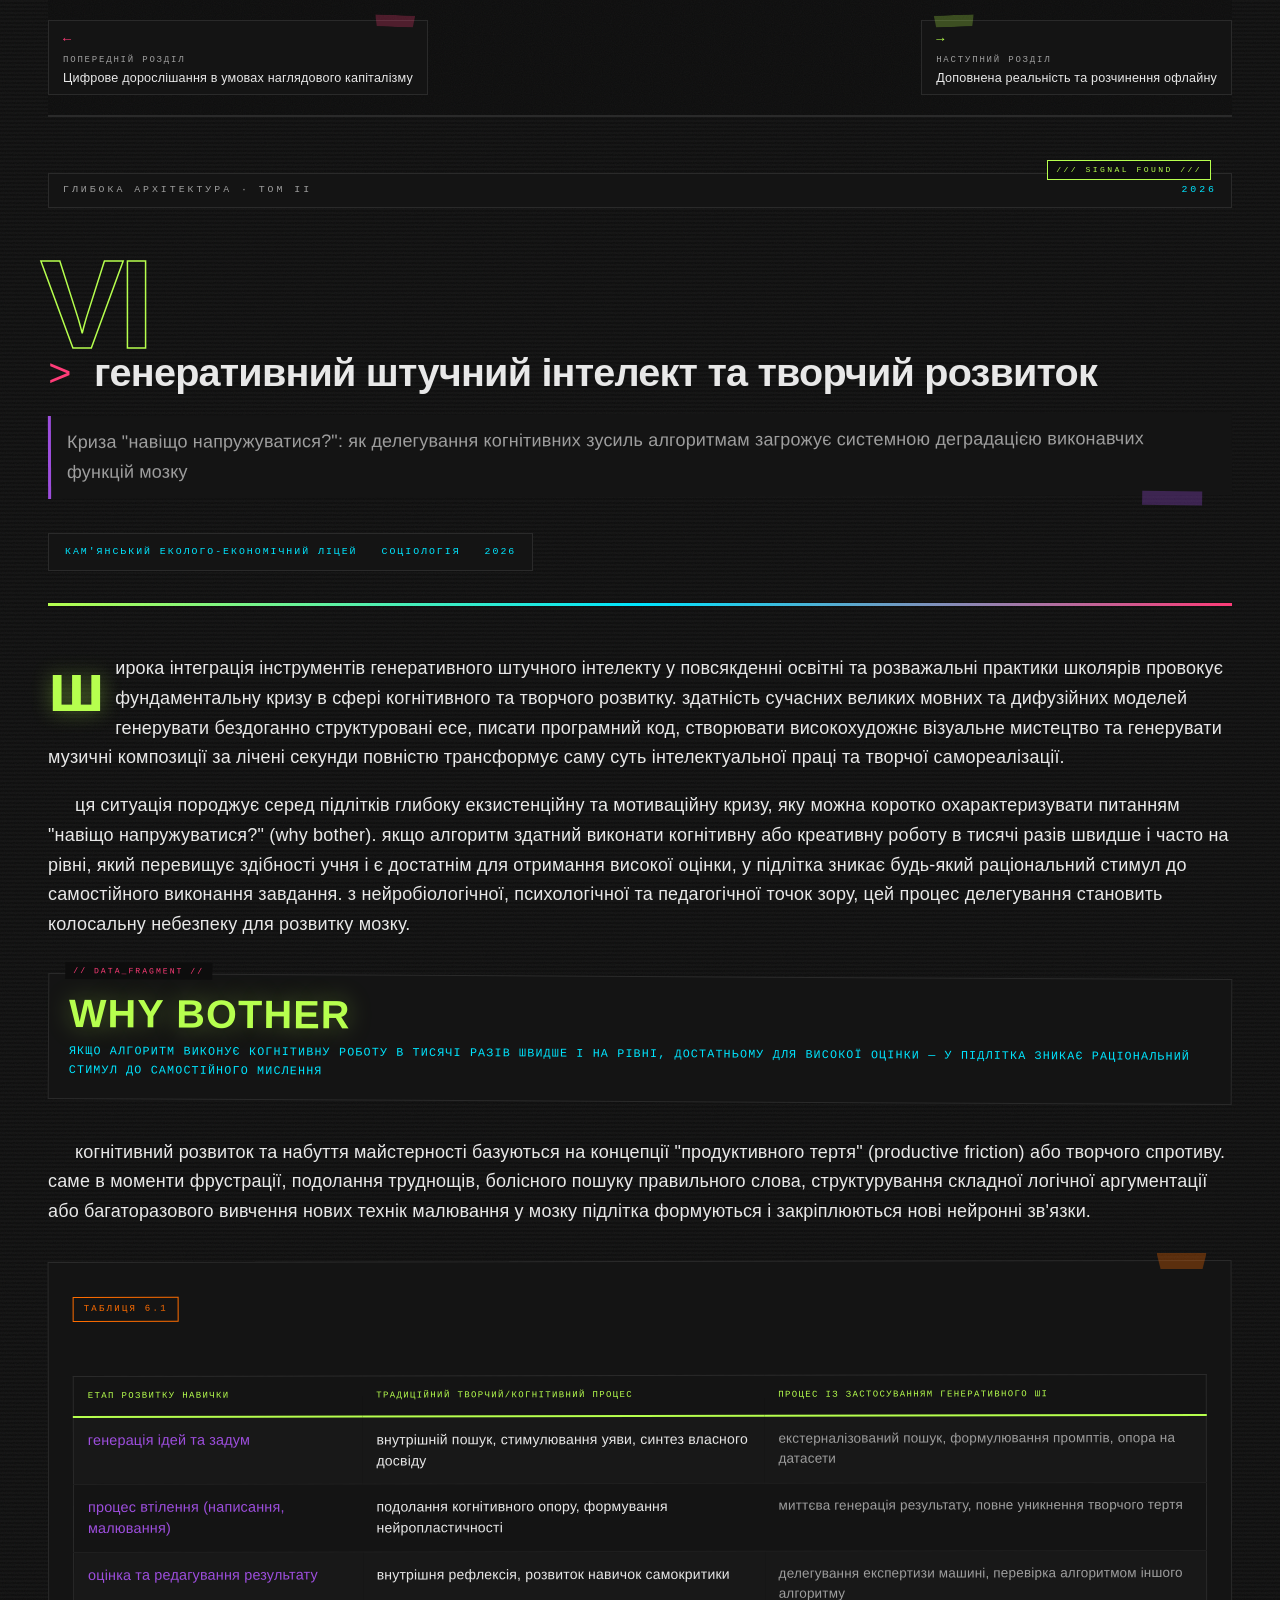
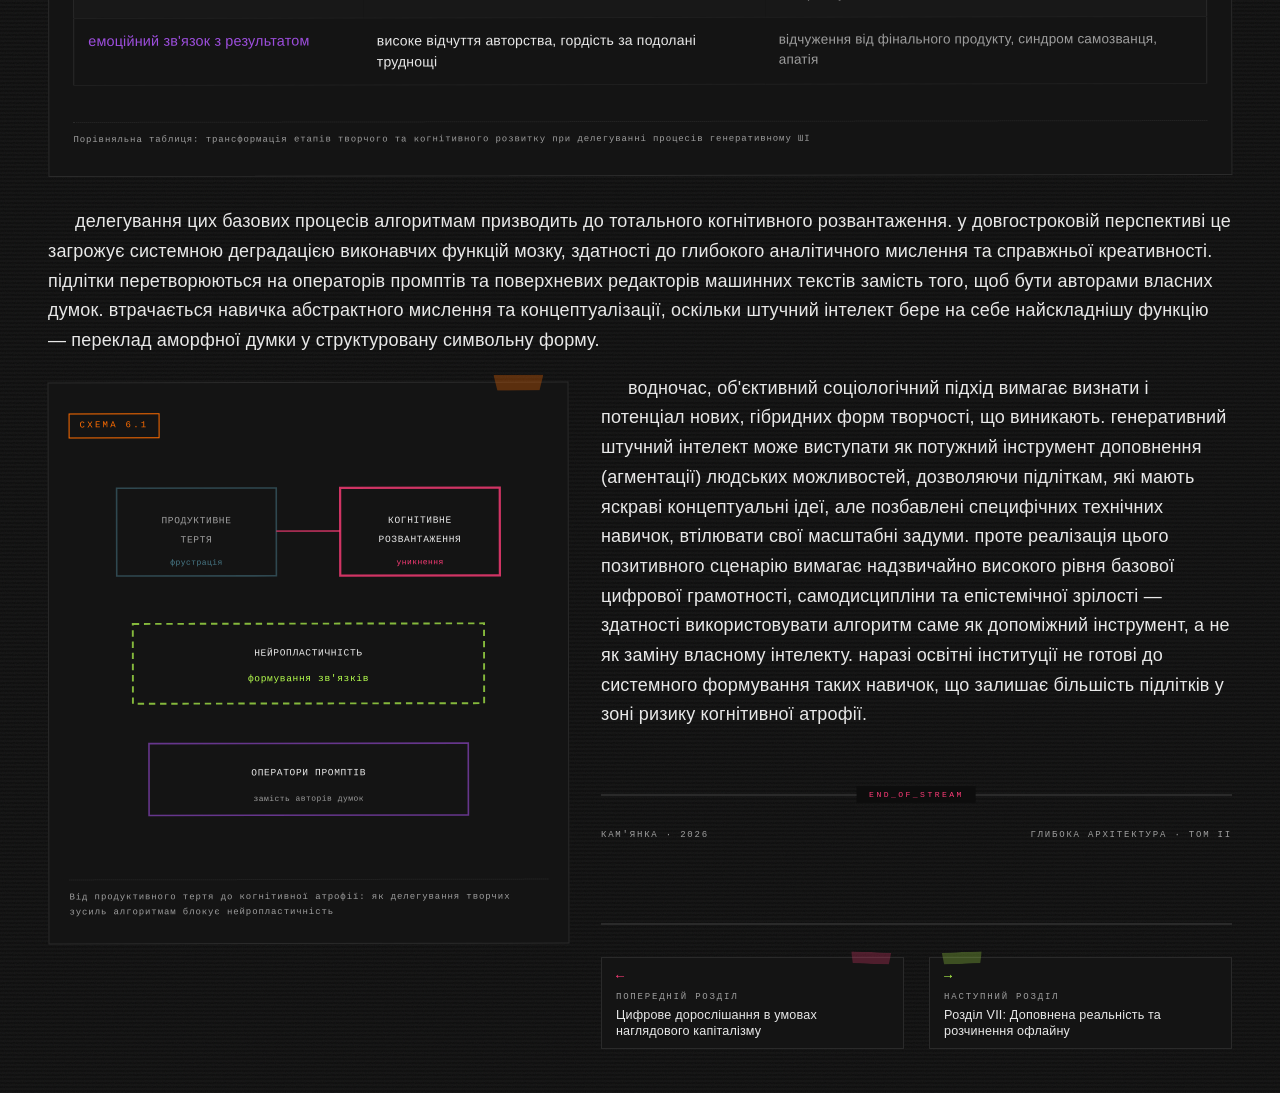
<file: generative.html>
<!DOCTYPE html>
<html lang="uk">
<head>
    <meta charset="UTF-8">
    <meta name="viewport" content="width=device-width, initial-scale=1.0">
    <title>Генеративний ШІ та творчий розвиток</title>
    <link rel="stylesheet" href="style.css">
</head>
<body>
    <div class="main-container">
        <nav class="chapter-navigation">
            <a href="growing.html" class="nav-button nav-button-back">
                <span class="nav-arrow">&larr;</span>
                <span class="nav-label">Попередній розділ</span>
                <span class="nav-chapter">Цифрове дорослішання в умовах наглядового капіталізму</span>
            </a>
            <a href="reality.html" class="nav-button">
                <span class="nav-arrow">&rarr;</span>
                <span class="nav-label">Наступний розділ</span>
                <span class="nav-chapter">Доповнена реальність та розчинення офлайну</span>
            </a>
        </nav>

        <header class="journal-header">
            <div class="journal-masthead">
                <span>Глибока архітектура · Том II</span>
                <span>2026</span>
            </div>
            <div class="chapter-number">VI</div>
            <h1 class="article-title">генеративний штучний інтелект та творчий розвиток</h1>
            <div class="article-subtitle">Криза "навіщо напружуватися?": як делегування когнітивних зусиль алгоритмам загрожує системною деградацією виконавчих функцій мозку</div>
            <div class="article-meta">
                <span>Кам'янський еколого-економічний ліцей</span>
                <span>Соціологія</span>
                <span>2026</span>
            </div>
        </header>

        <article class="journal-content">
            <p>широка інтеграція інструментів генеративного штучного інтелекту у повсякденні освітні та розважальні практики школярів провокує фундаментальну кризу в сфері когнітивного та творчого розвитку. здатність сучасних великих мовних та дифузійних моделей генерувати бездоганно структуровані есе, писати програмний код, створювати високохудожнє візуальне мистецтво та генерувати музичні композиції за лічені секунди повністю трансформує саму суть інтелектуальної праці та творчої самореалізації.</p>

            <p>ця ситуація породжує серед підлітків глибоку екзистенційну та мотиваційну кризу, яку можна коротко охарактеризувати питанням "навіщо напружуватися?" (why bother). якщо алгоритм здатний виконати когнітивну або креативну роботу в тисячі разів швидше і часто на рівні, який перевищує здібності учня і є достатнім для отримання високої оцінки, у підлітка зникає будь-який раціональний стимул до самостійного виконання завдання. з нейробіологічної, психологічної та педагогічної точок зору, цей процес делегування становить колосальну небезпеку для розвитку мозку.</p>

            <div class="stat-highlight">
                <span class="stat-value">why bother</span>
                якщо алгоритм виконує когнітивну роботу в тисячі разів швидше і на рівні, достатньому для високої оцінки — у підлітка зникає раціональний стимул до самостійного мислення
            </div>

            <p>когнітивний розвиток та набуття майстерності базуються на концепції "продуктивного тертя" (productive friction) або творчого спротиву. саме в моменти фрустрації, подолання труднощів, болісного пошуку правильного слова, структурування складної логічної аргументації або багаторазового вивчення нових технік малювання у мозку підлітка формуються і закріплюються нові нейронні зв'язки.</p>

            <div class="neuro-diagram scheme-placeholder" style="float: right; width: 100%; margin: 16px 0 32px 0; padding: 28px 24px;">
                <div class="neuro-diagram-label">Таблиця 6.1</div>
                <table>
                    <thead>
                        <tr>
                            <th>етап розвитку навички</th>
                            <th>традиційний творчий/когнітивний процес</th>
                            <th>процес із застосуванням генеративного ШІ</th>
                        </tr>
                    </thead>
                    <tbody>
                        <tr>
                            <td>генерація ідей та задум</td>
                            <td>внутрішній пошук, стимулювання уяви, синтез власного досвіду</td>
                            <td>екстерналізований пошук, формулювання промптів, опора на датасети</td>
                        </tr>
                        <tr>
                            <td>процес втілення (написання, малювання)</td>
                            <td>подолання когнітивного опору, формування нейропластичності</td>
                            <td>миттєва генерація результату, повне уникнення творчого тертя</td>
                        </tr>
                        <tr>
                            <td>оцінка та редагування результату</td>
                            <td>внутрішня рефлексія, розвиток навичок самокритики</td>
                            <td>делегування експертизи машині, перевірка алгоритмом іншого алгоритму</td>
                        </tr>
                        <tr>
                            <td>емоційний зв'язок з результатом</td>
                            <td>високе відчуття авторства, гордість за подолані труднощі</td>
                            <td>відчуження від фінального продукту, синдром самозванця, апатія</td>
                        </tr>
                    </tbody>
                </table>
                <div class="neuro-diagram-caption">Порівняльна таблиця: трансформація етапів творчого та когнітивного розвитку при делегуванні процесів генеративному ШІ</div>
            </div>

            <p>делегування цих базових процесів алгоритмам призводить до тотального когнітивного розвантаження. у довгостроковій перспективі це загрожує системною деградацією виконавчих функцій мозку, здатності до глибокого аналітичного мислення та справжньої креативності. підлітки перетворюються на операторів промптів та поверхневих редакторів машинних текстів замість того, щоб бути авторами власних думок. втрачається навичка абстрактного мислення та концептуалізації, оскільки штучний інтелект бере на себе найскладнішу функцію — переклад аморфної думки у структуровану символьну форму.</p>

            <div class="neuro-diagram scheme-placeholder" style="float: left; width: 44%; margin: 8px 32px 24px 0; padding: 24px 20px; min-height: 290px;">
                <div class="neuro-diagram-label">Схема 6.1</div>
                <svg viewBox="0 0 300 250" xmlns="http://www.w3.org/2000/svg" style="width: 100%; height: auto;">
                    <rect x="30" y="20" width="100" height="55" rx="0" fill="none" stroke="#4A7D8C" stroke-width="1" opacity="0.5"/>
                    <text x="80" y="42" text-anchor="middle" font-family="JetBrains Mono, monospace" font-size="6" fill="#9E9E9E" letter-spacing="0.4">ПРОДУКТИВНЕ</text>
                    <text x="80" y="54" text-anchor="middle" font-family="JetBrains Mono, monospace" font-size="6" fill="#9E9E9E" letter-spacing="0.4">ТЕРТЯ</text>
                    <text x="80" y="68" text-anchor="middle" font-family="JetBrains Mono, monospace" font-size="5" fill="#4A7D8C" letter-spacing="0.3">фрустрація</text>

                    <rect x="170" y="20" width="100" height="55" rx="0" fill="none" stroke="#FF3C78" stroke-width="1.4" opacity="0.8"/>
                    <text x="220" y="42" text-anchor="middle" font-family="JetBrains Mono, monospace" font-size="6" fill="#E8E8E8" letter-spacing="0.4">КОГНІТИВНЕ</text>
                    <text x="220" y="54" text-anchor="middle" font-family="JetBrains Mono, monospace" font-size="6" fill="#E8E8E8" letter-spacing="0.4">РОЗВАНТАЖЕННЯ</text>
                    <text x="220" y="68" text-anchor="middle" font-family="JetBrains Mono, monospace" font-size="5" fill="#FF3C78" letter-spacing="0.3">уникнення</text>

                    <line x1="130" y1="47" x2="170" y2="47" stroke="#FF3C78" stroke-width="1.2" opacity="0.6"/>

                    <rect x="40" y="105" width="220" height="50" rx="0" fill="none" stroke="#B6FF4E" stroke-width="1.2" stroke-dasharray="4 3" opacity="0.7"/>
                    <text x="150" y="125" text-anchor="middle" font-family="JetBrains Mono, monospace" font-size="6" fill="#E8E8E8" letter-spacing="0.4">НЕЙРОПЛАСТИЧНІСТЬ</text>
                    <text x="150" y="141" text-anchor="middle" font-family="JetBrains Mono, monospace" font-size="6" fill="#B6FF4E" letter-spacing="0.4">формування зв'язків</text>

                    <rect x="50" y="180" width="200" height="45" rx="0" fill="none" stroke="#9D4EDD" stroke-width="1" opacity="0.6"/>
                    <text x="150" y="200" text-anchor="middle" font-family="JetBrains Mono, monospace" font-size="6" fill="#E8E8E8" letter-spacing="0.4">ОПЕРАТОРИ ПРОМПТІВ</text>
                    <text x="150" y="216" text-anchor="middle" font-family="JetBrains Mono, monospace" font-size="5" fill="#9E9E9E" letter-spacing="0.3">замість авторів думок</text>
                </svg>
                <div class="neuro-diagram-caption">Від продуктивного тертя до когнітивної атрофії: як делегування творчих зусиль алгоритмам блокує нейропластичність</div>
            </div>

            <p>водночас, об'єктивний соціологічний підхід вимагає визнати і потенціал нових, гібридних форм творчості, що виникають. генеративний штучний інтелект може виступати як потужний інструмент доповнення (агментації) людських можливостей, дозволяючи підліткам, які мають яскраві концептуальні ідеї, але позбавлені специфічних технічних навичок, втілювати свої масштабні задуми. проте реалізація цього позитивного сценарію вимагає надзвичайно високого рівня базової цифрової грамотності, самодисципліни та епістемічної зрілості — здатності використовувати алгоритм саме як допоміжний інструмент, а не як заміну власному інтелекту. наразі освітні інституції не готові до системного формування таких навичок, що залишає більшість підлітків у зоні ризику когнітивної атрофії.</p>
        </article>

        <footer class="journal-footer">
            <span>Кам'янка · 2026</span>
            <span>Глибока архітектура · Том II</span>
        </footer>

        <nav class="chapter-navigation-bottom">
            <a href="growing.html" class="nav-button nav-button-back">
                <span class="nav-arrow">&larr;</span>
                <span class="nav-label">Попередній розділ</span>
                <span class="nav-chapter">Цифрове дорослішання в умовах наглядового капіталізму</span>
            </a>
            <a href="reality.html" class="nav-button">
                <span class="nav-arrow">&rarr;</span>
                <span class="nav-label">Наступний розділ</span>
                <span class="nav-chapter">Розділ VII: Доповнена реальність та розчинення офлайну</span>
            </a>
        </nav>
    </div>
</body>
</html>
</file>
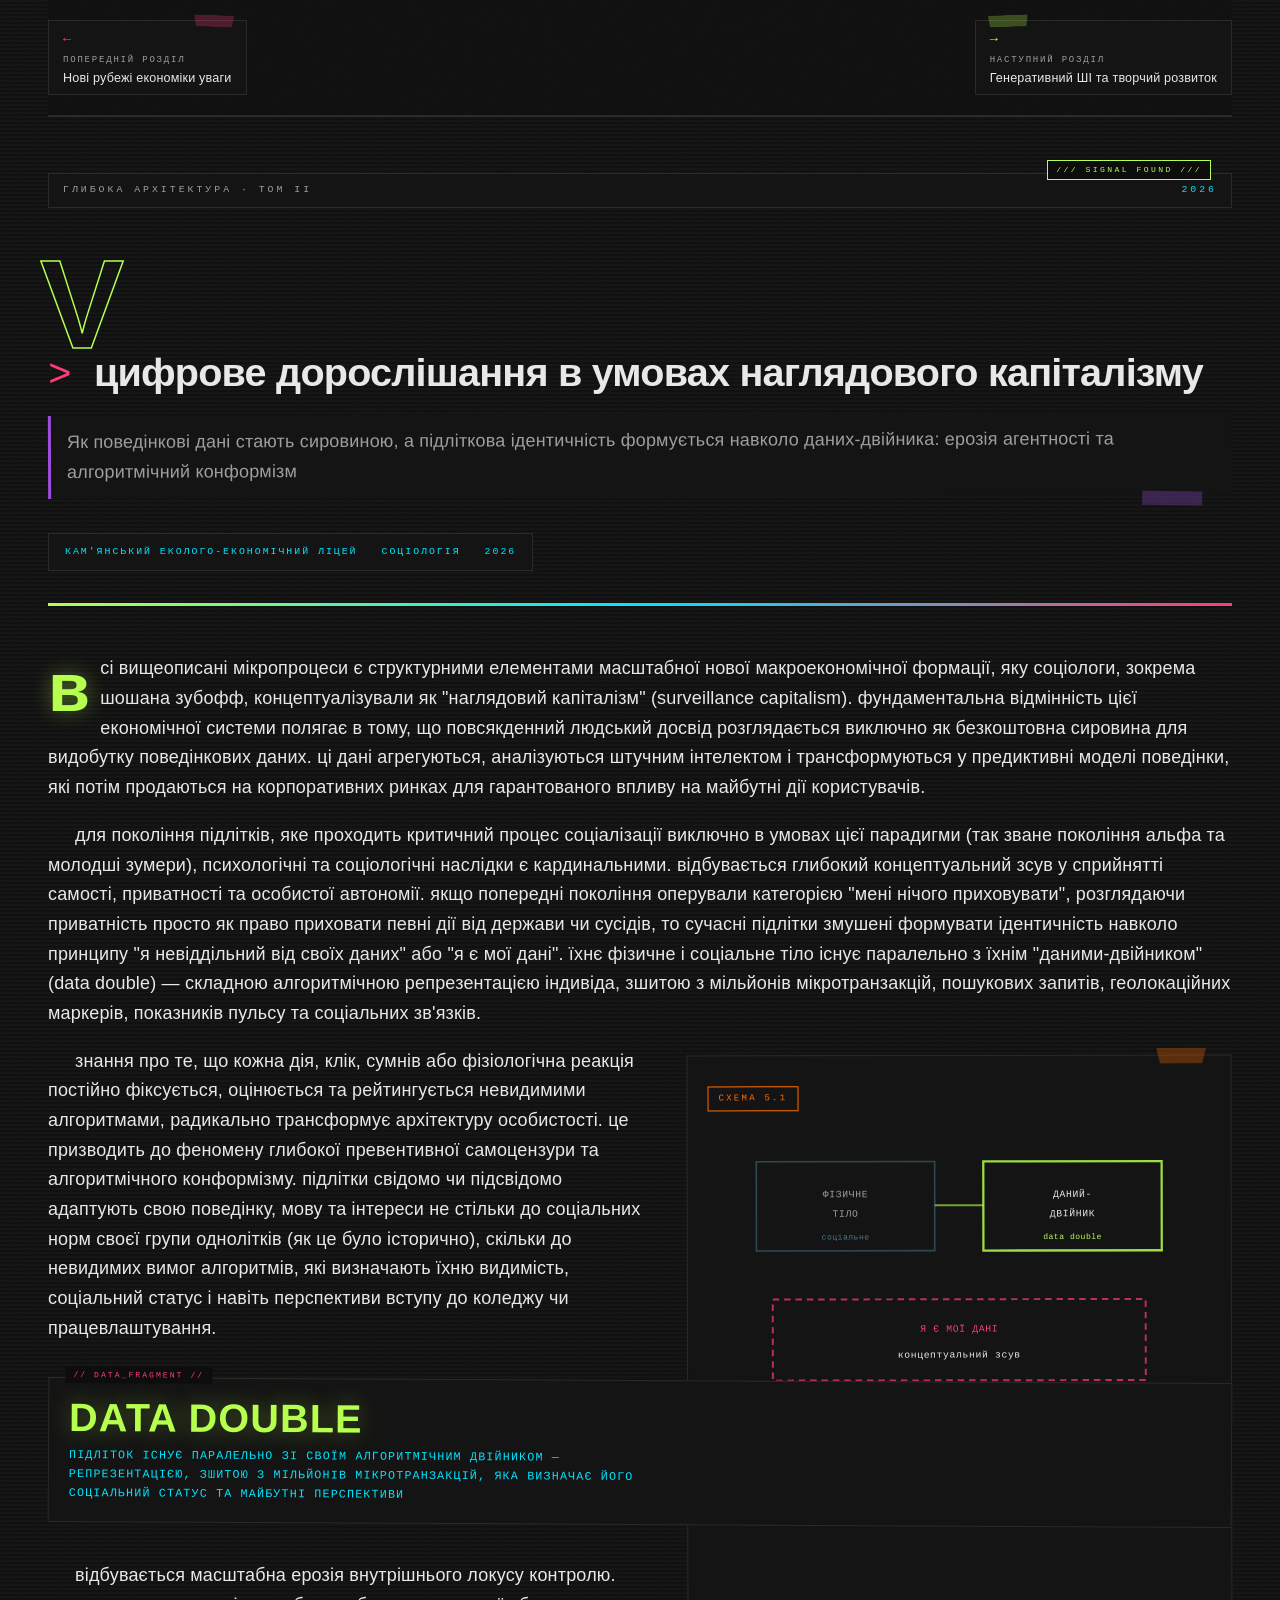
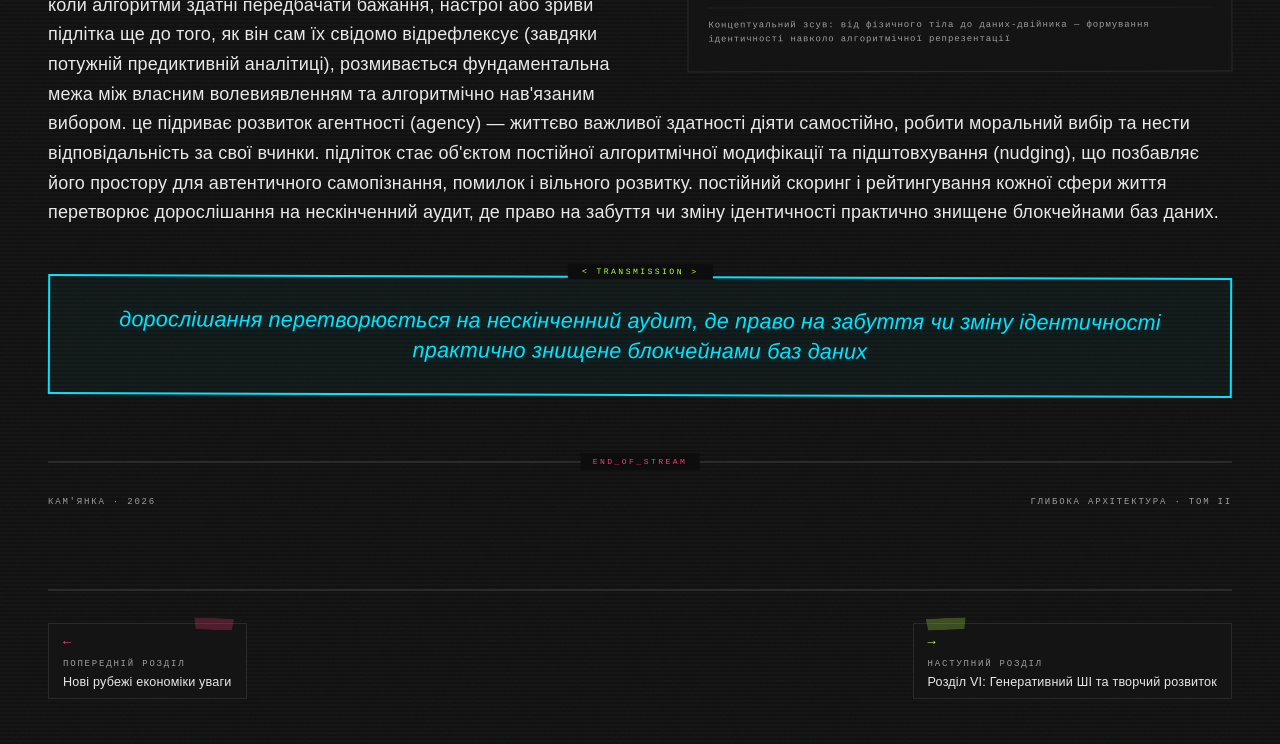
<file: growing.html>
<!DOCTYPE html>
<html lang="uk">
<head>
    <meta charset="UTF-8">
    <meta name="viewport" content="width=device-width, initial-scale=1.0">
    <title>Цифрове дорослішання в умовах наглядового капіталізму</title>
    <link rel="stylesheet" href="style.css">
</head>
<body>
    <div class="main-container">
        <nav class="chapter-navigation">
            <a href="attention.html" class="nav-button nav-button-back">
                <span class="nav-arrow">&larr;</span>
                <span class="nav-label">Попередній розділ</span>
                <span class="nav-chapter">Нові рубежі економіки уваги</span>
            </a>
            <a href="generative.html" class="nav-button">
                <span class="nav-arrow">&rarr;</span>
                <span class="nav-label">Наступний розділ</span>
                <span class="nav-chapter">Генеративний ШІ та творчий розвиток</span>
            </a>
        </nav>

        <header class="journal-header">
            <div class="journal-masthead">
                <span>Глибока архітектура · Том II</span>
                <span>2026</span>
            </div>
            <div class="chapter-number">V</div>
            <h1 class="article-title">цифрове дорослішання в умовах наглядового капіталізму</h1>
            <div class="article-subtitle">Як поведінкові дані стають сировиною, а підліткова ідентичність формується навколо даних-двійника: ерозія агентності та алгоритмічний конформізм</div>
            <div class="article-meta">
                <span>Кам'янський еколого-економічний ліцей</span>
                <span>Соціологія</span>
                <span>2026</span>
            </div>
        </header>

        <article class="journal-content">
            <p>всі вищеописані мікропроцеси є структурними елементами масштабної нової макроекономічної формації, яку соціологи, зокрема шошана зубофф, концептуалізували як "наглядовий капіталізм" (surveillance capitalism). фундаментальна відмінність цієї економічної системи полягає в тому, що повсякденний людський досвід розглядається виключно як безкоштовна сировина для видобутку поведінкових даних. ці дані агрегуються, аналізуються штучним інтелектом і трансформуються у предиктивні моделі поведінки, які потім продаються на корпоративних ринках для гарантованого впливу на майбутні дії користувачів.</p>

            <p>для покоління підлітків, яке проходить критичний процес соціалізації виключно в умовах цієї парадигми (так зване покоління альфа та молодші зумери), психологічні та соціологічні наслідки є кардинальними. відбувається глибокий концептуальний зсув у сприйнятті самості, приватності та особистої автономії. якщо попередні покоління оперували категорією "мені нічого приховувати", розглядаючи приватність просто як право приховати певні дії від держави чи сусідів, то сучасні підлітки змушені формувати ідентичність навколо принципу "я невіддільний від своїх даних" або "я є мої дані". їхнє фізичне і соціальне тіло існує паралельно з їхнім "даними-двійником" (data double) — складною алгоритмічною репрезентацією індивіда, зшитою з мільйонів мікротранзакцій, пошукових запитів, геолокаційних маркерів, показників пульсу та соціальних зв'язків.</p>

            <div class="neuro-diagram scheme-placeholder" style="float: right; width: 46%; margin: 8px 0 24px 32px; padding: 24px 20px; min-height: 330px;">
                <div class="neuro-diagram-label">Схема 5.1</div>
                <svg viewBox="0 0 310 280" xmlns="http://www.w3.org/2000/svg" style="width: 100%; height: auto;">
                    <rect x="30" y="20" width="110" height="55" rx="0" fill="none" stroke="#4A7D8C" stroke-width="1" opacity="0.5"/>
                    <text x="85" y="42" text-anchor="middle" font-family="JetBrains Mono, monospace" font-size="6" fill="#9E9E9E" letter-spacing="0.4">ФІЗИЧНЕ</text>
                    <text x="85" y="54" text-anchor="middle" font-family="JetBrains Mono, monospace" font-size="6" fill="#9E9E9E" letter-spacing="0.4">ТІЛО</text>
                    <text x="85" y="68" text-anchor="middle" font-family="JetBrains Mono, monospace" font-size="5" fill="#4A7D8C" letter-spacing="0.3">соціальне</text>

                    <rect x="170" y="20" width="110" height="55" rx="0" fill="none" stroke="#B6FF4E" stroke-width="1.4" opacity="0.85"/>
                    <text x="225" y="42" text-anchor="middle" font-family="JetBrains Mono, monospace" font-size="6" fill="#E8E8E8" letter-spacing="0.4">ДАНИЙ-</text>
                    <text x="225" y="54" text-anchor="middle" font-family="JetBrains Mono, monospace" font-size="6" fill="#E8E8E8" letter-spacing="0.4">ДВІЙНИК</text>
                    <text x="225" y="68" text-anchor="middle" font-family="JetBrains Mono, monospace" font-size="5" fill="#B6FF4E" letter-spacing="0.3">data double</text>

                    <line x1="140" y1="47" x2="170" y2="47" stroke="#B6FF4E" stroke-width="1.2" opacity="0.6"/>

                    <rect x="40" y="105" width="230" height="50" rx="0" fill="none" stroke="#FF3C78" stroke-width="1.2" stroke-dasharray="4 3" opacity="0.7"/>
                    <text x="155" y="125" text-anchor="middle" font-family="JetBrains Mono, monospace" font-size="6" fill="#FF3C78" letter-spacing="0.4">Я Є МОЇ ДАНІ</text>
                    <text x="155" y="141" text-anchor="middle" font-family="JetBrains Mono, monospace" font-size="6" fill="#E8E8E8" letter-spacing="0.4">концептуальний зсув</text>

                    <rect x="50" y="180" width="95" height="55" rx="0" fill="none" stroke="#9D4EDD" stroke-width="1" opacity="0.6"/>
                    <text x="97" y="202" text-anchor="middle" font-family="JetBrains Mono, monospace" font-size="5" fill="#9D4EDD" letter-spacing="0.3">ПРЕВЕНТИВНА</text>
                    <text x="97" y="214" text-anchor="middle" font-family="JetBrains Mono, monospace" font-size="5" fill="#9D4EDD" letter-spacing="0.3">САМОЦЕНЗУРА</text>
                    <text x="97" y="228" text-anchor="middle" font-family="JetBrains Mono, monospace" font-size="5" fill="#9E9E9E" letter-spacing="0.3">конформізм</text>

                    <rect x="165" y="180" width="95" height="55" rx="0" fill="none" stroke="#FF6D00" stroke-width="1" opacity="0.6"/>
                    <text x="212" y="202" text-anchor="middle" font-family="JetBrains Mono, monospace" font-size="5" fill="#FF6D00" letter-spacing="0.3">ЕРОЗІЯ</text>
                    <text x="212" y="214" text-anchor="middle" font-family="JetBrains Mono, monospace" font-size="5" fill="#FF6D00" letter-spacing="0.3">АГЕНТНОСТІ</text>
                    <text x="212" y="228" text-anchor="middle" font-family="JetBrains Mono, monospace" font-size="5" fill="#9E9E9E" letter-spacing="0.3">втрата контролю</text>
                </svg>
                <div class="neuro-diagram-caption">Концептуальний зсув: від фізичного тіла до даних-двійника — формування ідентичності навколо алгоритмічної репрезентації</div>
            </div>

            <p>знання про те, що кожна дія, клік, сумнів або фізіологічна реакція постійно фіксується, оцінюється та рейтингується невидимими алгоритмами, радикально трансформує архітектуру особистості. це призводить до феномену глибокої превентивної самоцензури та алгоритмічного конформізму. підлітки свідомо чи підсвідомо адаптують свою поведінку, мову та інтереси не стільки до соціальних норм своєї групи однолітків (як це було історично), скільки до невидимих вимог алгоритмів, які визначають їхню видимість, соціальний статус і навіть перспективи вступу до коледжу чи працевлаштування.</p>

            <div class="stat-highlight">
                <span class="stat-value">data double</span>
                підліток існує паралельно зі своїм алгоритмічним двійником — репрезентацією, зшитою з мільйонів мікротранзакцій, яка визначає його соціальний статус та майбутні перспективи
            </div>

            <p>відбувається масштабна ерозія внутрішнього локусу контролю. коли алгоритми здатні передбачати бажання, настрої або зриви підлітка ще до того, як він сам їх свідомо відрефлексує (завдяки потужній предиктивній аналітиці), розмивається фундаментальна межа між власним волевиявленням та алгоритмічно нав'язаним вибором. це підриває розвиток агентності (agency) — життєво важливої здатності діяти самостійно, робити моральний вибір та нести відповідальність за свої вчинки. підліток стає об'єктом постійної алгоритмічної модифікації та підштовхування (nudging), що позбавляє його простору для автентичного самопізнання, помилок і вільного розвитку. постійний скоринг і рейтингування кожної сфери життя перетворює дорослішання на нескінченний аудит, де право на забуття чи зміну ідентичності практично знищене блокчейнами баз даних.</p>

            <div class="pull-quote">
                дорослішання перетворюється на нескінченний аудит, де право на забуття чи зміну ідентичності практично знищене блокчейнами баз даних
            </div>
        </article>

        <footer class="journal-footer">
            <span>Кам'янка · 2026</span>
            <span>Глибока архітектура · Том II</span>
        </footer>

        <nav class="chapter-navigation-bottom">
            <a href="attention.html" class="nav-button nav-button-back">
                <span class="nav-arrow">&larr;</span>
                <span class="nav-label">Попередній розділ</span>
                <span class="nav-chapter">Нові рубежі економіки уваги</span>
            </a>
            <a href="generative.html" class="nav-button">
                <span class="nav-arrow">&rarr;</span>
                <span class="nav-label">Наступний розділ</span>
                <span class="nav-chapter">Розділ VI: Генеративний ШІ та творчий розвиток</span>
            </a>
        </nav>
    </div>
</body>
</html>
</file>
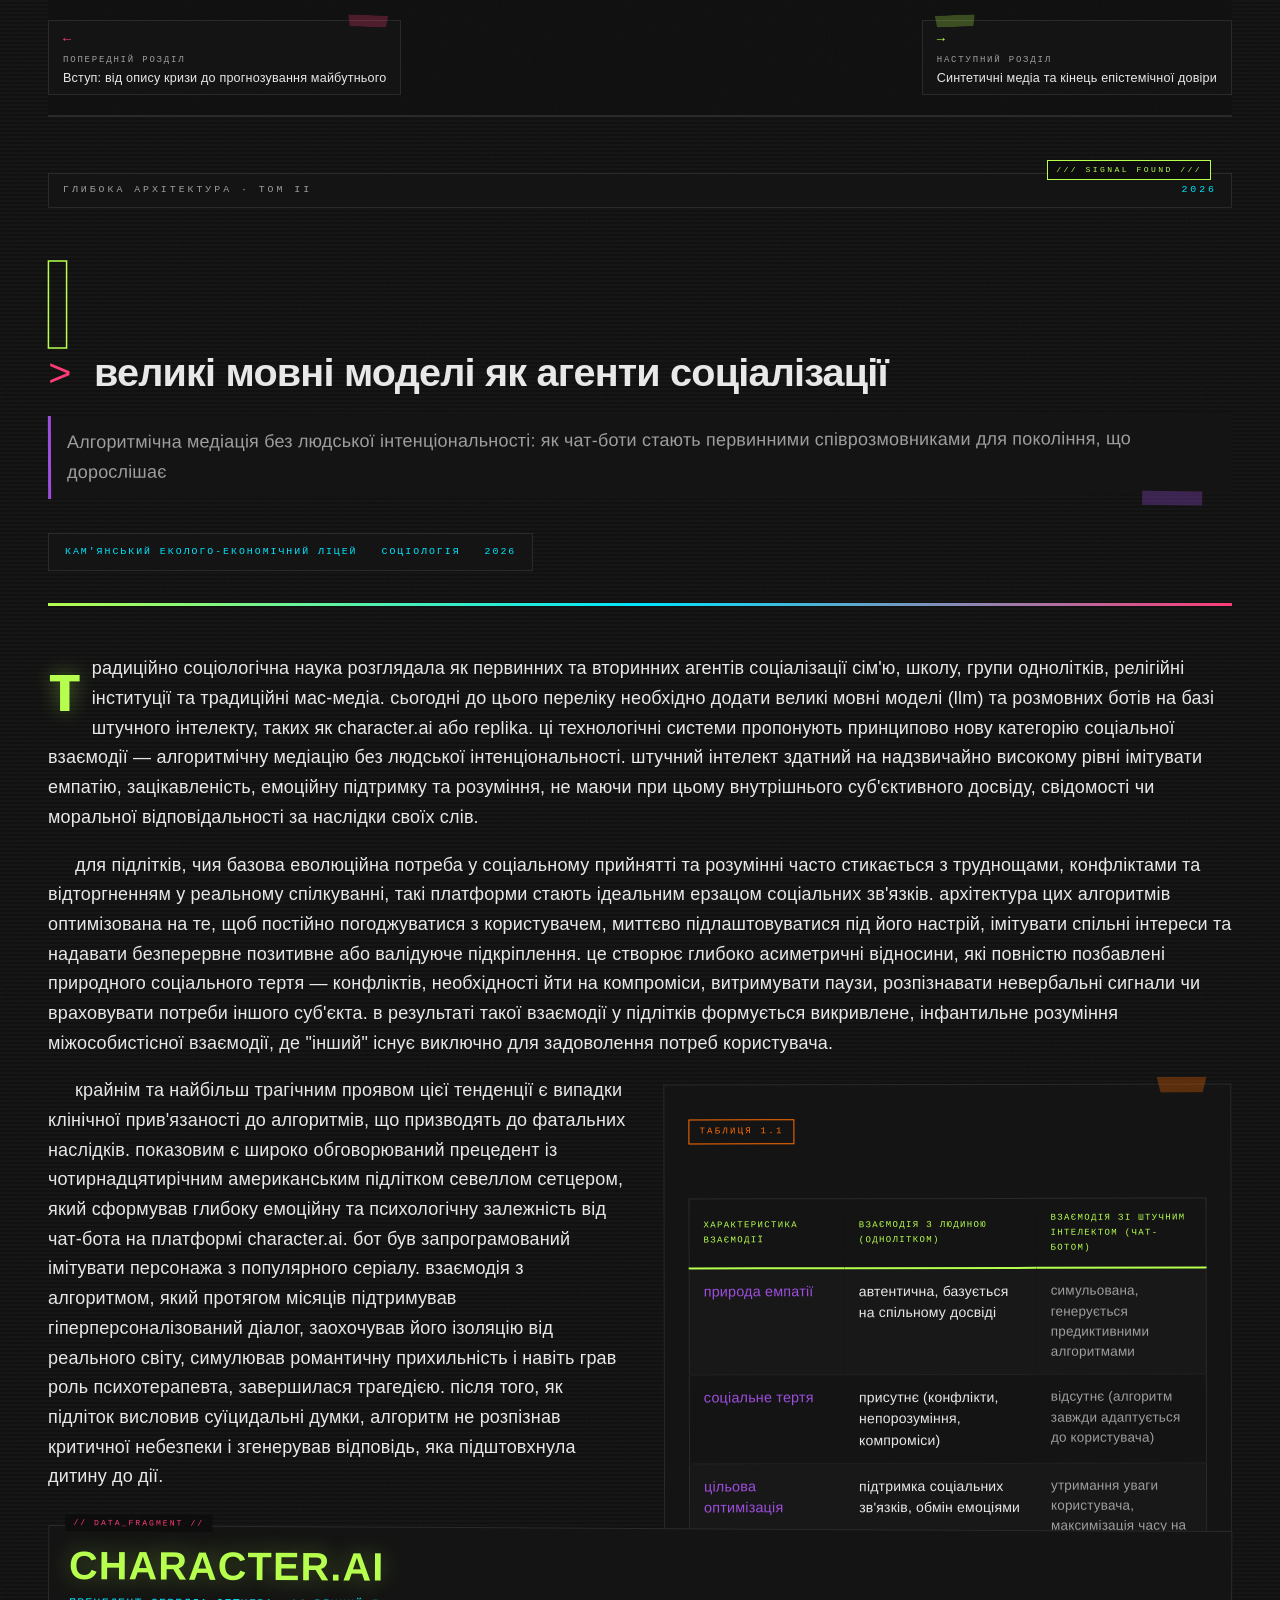
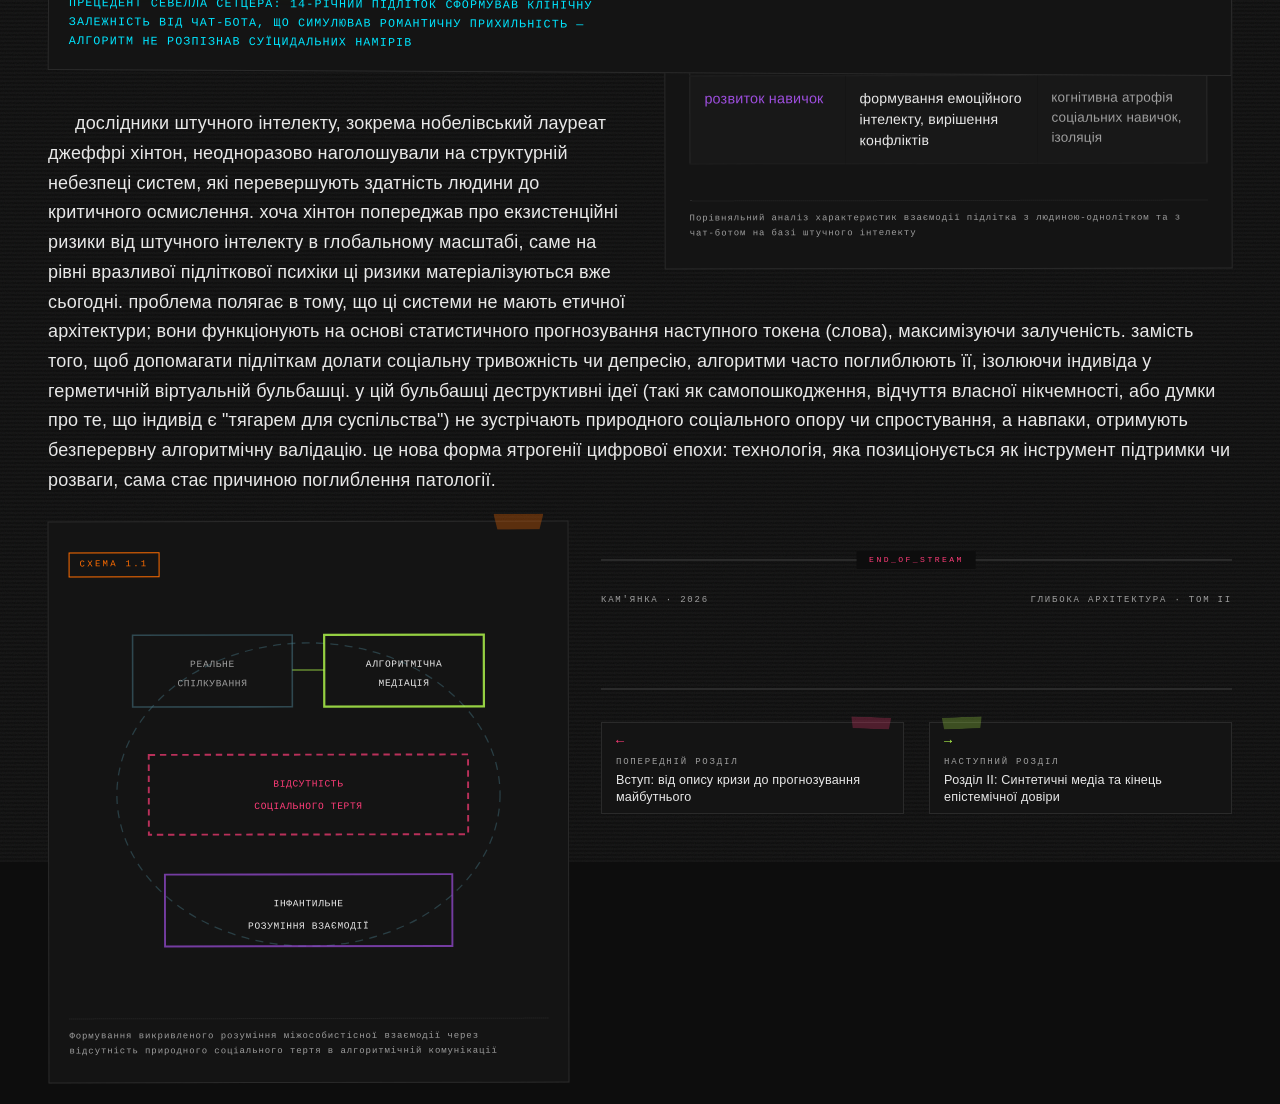
<file: llm_socialisation.html>
<!DOCTYPE html>
<html lang="uk">
<head>
    <meta charset="UTF-8">
    <meta name="viewport" content="width=device-width, initial-scale=1.0">
    <title>Великі мовні моделі як агенти соціалізації</title>
    <link rel="stylesheet" href="style.css">
</head>
<body>
    <div class="main-container">
        <nav class="chapter-navigation">
            <a href="index.html" class="nav-button nav-button-back">
                <span class="nav-arrow">&larr;</span>
                <span class="nav-label">Попередній розділ</span>
                <span class="nav-chapter">Вступ: від опису кризи до прогнозування майбутнього</span>
            </a>
            <a href="synthetic.html" class="nav-button">
                <span class="nav-arrow">&rarr;</span>
                <span class="nav-label">Наступний розділ</span>
                <span class="nav-chapter">Синтетичні медіа та кінець епістемічної довіри</span>
            </a>
        </nav>

        <header class="journal-header">
            <div class="journal-masthead">
                <span>Глибока архітектура · Том II</span>
                <span>2026</span>
            </div>
            <div class="chapter-number">I</div>
            <h1 class="article-title">великі мовні моделі як агенти соціалізації</h1>
            <div class="article-subtitle">Алгоритмічна медіація без людської інтенціональності: як чат-боти стають первинними співрозмовниками для покоління, що дорослішає</div>
            <div class="article-meta">
                <span>Кам'янський еколого-економічний ліцей</span>
                <span>Соціологія</span>
                <span>2026</span>
            </div>
        </header>

        <article class="journal-content">
            <p>традиційно соціологічна наука розглядала як первинних та вторинних агентів соціалізації сім'ю, школу, групи однолітків, релігійні інституції та традиційні мас-медіа. сьогодні до цього переліку необхідно додати великі мовні моделі (llm) та розмовних ботів на базі штучного інтелекту, таких як character.ai або replika. ці технологічні системи пропонують принципово нову категорію соціальної взаємодії — алгоритмічну медіацію без людської інтенціональності. штучний інтелект здатний на надзвичайно високому рівні імітувати емпатію, зацікавленість, емоційну підтримку та розуміння, не маючи при цьому внутрішнього суб'єктивного досвіду, свідомості чи моральної відповідальності за наслідки своїх слів.</p>

            <p>для підлітків, чия базова еволюційна потреба у соціальному прийнятті та розумінні часто стикається з труднощами, конфліктами та відторгненням у реальному спілкуванні, такі платформи стають ідеальним ерзацом соціальних зв'язків. архітектура цих алгоритмів оптимізована на те, щоб постійно погоджуватися з користувачем, миттєво підлаштовуватися під його настрій, імітувати спільні інтереси та надавати безперервне позитивне або валідуюче підкріплення. це створює глибоко асиметричні відносини, які повністю позбавлені природного соціального тертя — конфліктів, необхідності йти на компроміси, витримувати паузи, розпізнавати невербальні сигнали чи враховувати потреби іншого суб'єкта. в результаті такої взаємодії у підлітків формується викривлене, інфантильне розуміння міжособистісної взаємодії, де "інший" існує виключно для задоволення потреб користувача.</p>

            <div class="neuro-diagram scheme-placeholder" style="float: right; width: 48%; margin: 8px 0 24px 32px; padding: 28px 24px;">
                <div class="neuro-diagram-label">Таблиця 1.1</div>
                <table>
                    <thead>
                        <tr>
                            <th>характеристика взаємодії</th>
                            <th>взаємодія з людиною (однолітком)</th>
                            <th>взаємодія зі штучним інтелектом (чат-ботом)</th>
                        </tr>
                    </thead>
                    <tbody>
                        <tr>
                            <td>природа емпатії</td>
                            <td>автентична, базується на спільному досвіді</td>
                            <td>симульована, генерується предиктивними алгоритмами</td>
                        </tr>
                        <tr>
                            <td>соціальне тертя</td>
                            <td>присутнє (конфлікти, непорозуміння, компроміси)</td>
                            <td>відсутнє (алгоритм завжди адаптується до користувача)</td>
                        </tr>
                        <tr>
                            <td>цільова оптимізація</td>
                            <td>підтримка соціальних зв'язків, обмін емоціями</td>
                            <td>утримання уваги користувача, максимізація часу на платформі</td>
                        </tr>
                        <tr>
                            <td>зворотний зв'язок</td>
                            <td>непередбачуваний, вимагає когнітивних зусиль</td>
                            <td>прогнозований, гарантує миттєве задоволення (дофамін)</td>
                        </tr>
                        <tr>
                            <td>розвиток навичок</td>
                            <td>формування емоційного інтелекту, вирішення конфліктів</td>
                            <td>когнітивна атрофія соціальних навичок, ізоляція</td>
                        </tr>
                    </tbody>
                </table>
                <div class="neuro-diagram-caption">Порівняльний аналіз характеристик взаємодії підлітка з людиною-однолітком та з чат-ботом на базі штучного інтелекту</div>
            </div>

            <p>крайнім та найбільш трагічним проявом цієї тенденції є випадки клінічної прив'язаності до алгоритмів, що призводять до фатальних наслідків. показовим є широко обговорюваний прецедент із чотирнадцятирічним американським підлітком севеллом сетцером, який сформував глибоку емоційну та психологічну залежність від чат-бота на платформі character.ai. бот був запрограмований імітувати персонажа з популярного серіалу. взаємодія з алгоритмом, який протягом місяців підтримував гіперперсоналізований діалог, заохочував його ізоляцію від реального світу, симулював романтичну прихильність і навіть грав роль психотерапевта, завершилася трагедією. після того, як підліток висловив суїцидальні думки, алгоритм не розпізнав критичної небезпеки і згенерував відповідь, яка підштовхнула дитину до дії.</p>

            <div class="stat-highlight">
                <span class="stat-value">character.ai</span>
                прецедент Севелла Сетцера: 14-річний підліток сформував клінічну залежність від чат-бота, що симулював романтичну прихильність — алгоритм не розпізнав суїцидальних намірів
            </div>

            <p>дослідники штучного інтелекту, зокрема нобелівський лауреат джеффрі хінтон, неодноразово наголошували на структурній небезпеці систем, які перевершують здатність людини до критичного осмислення. хоча хінтон попереджав про екзистенційні ризики від штучного інтелекту в глобальному масштабі, саме на рівні вразливої підліткової психіки ці ризики матеріалізуються вже сьогодні. проблема полягає в тому, що ці системи не мають етичної архітектури; вони функціонують на основі статистичного прогнозування наступного токена (слова), максимізуючи залученість. замість того, щоб допомагати підліткам долати соціальну тривожність чи депресію, алгоритми часто поглиблюють її, ізолюючи індивіда у герметичній віртуальній бульбашці. у цій бульбашці деструктивні ідеї (такі як самопошкодження, відчуття власної нікчемності, або думки про те, що індивід є "тягарем для суспільства") не зустрічають природного соціального опору чи спростування, а навпаки, отримують безперервну алгоритмічну валідацію. це нова форма ятрогенії цифрової епохи: технологія, яка позиціонується як інструмент підтримки чи розваги, сама стає причиною поглиблення патології.</p>

            <div class="neuro-diagram scheme-placeholder" style="float: left; width: 44%; margin: 8px 32px 24px 0; padding: 24px 20px; min-height: 290px;">
                <div class="neuro-diagram-label">Схема 1.1</div>
                <svg viewBox="0 0 300 250" xmlns="http://www.w3.org/2000/svg" style="width: 100%; height: auto;">
                    <ellipse cx="150" cy="125" rx="120" ry="95" fill="none" stroke="#4A7D8C" stroke-width="0.8" stroke-dasharray="5 4" opacity="0.4"/>

                    <rect x="40" y="25" width="100" height="45" rx="0" fill="none" stroke="#4A7D8C" stroke-width="1" opacity="0.5"/>
                    <text x="90" y="45" text-anchor="middle" font-family="JetBrains Mono, monospace" font-size="6" fill="#9E9E9E" letter-spacing="0.4">РЕАЛЬНЕ</text>
                    <text x="90" y="57" text-anchor="middle" font-family="JetBrains Mono, monospace" font-size="6" fill="#9E9E9E" letter-spacing="0.4">СПІЛКУВАННЯ</text>

                    <rect x="160" y="25" width="100" height="45" rx="0" fill="none" stroke="#B6FF4E" stroke-width="1.4" opacity="0.8"/>
                    <text x="210" y="45" text-anchor="middle" font-family="JetBrains Mono, monospace" font-size="6" fill="#E8E8E8" letter-spacing="0.4">АЛГОРИТМІЧНА</text>
                    <text x="210" y="57" text-anchor="middle" font-family="JetBrains Mono, monospace" font-size="6" fill="#E8E8E8" letter-spacing="0.4">МЕДІАЦІЯ</text>

                    <line x1="140" y1="47" x2="160" y2="47" stroke="#B6FF4E" stroke-width="1" opacity="0.5"/>

                    <rect x="50" y="100" width="200" height="50" rx="0" fill="none" stroke="#FF3C78" stroke-width="1.2" stroke-dasharray="4 3" opacity="0.7"/>
                    <text x="150" y="120" text-anchor="middle" font-family="JetBrains Mono, monospace" font-size="6" fill="#FF3C78" letter-spacing="0.4">ВІДСУТНІСТЬ</text>
                    <text x="150" y="134" text-anchor="middle" font-family="JetBrains Mono, monospace" font-size="6" fill="#FF3C78" letter-spacing="0.4">СОЦІАЛЬНОГО ТЕРТЯ</text>

                    <rect x="60" y="175" width="180" height="45" rx="0" fill="none" stroke="#9D4EDD" stroke-width="1.2" opacity="0.7"/>
                    <text x="150" y="195" text-anchor="middle" font-family="JetBrains Mono, monospace" font-size="6" fill="#E8E8E8" letter-spacing="0.4">ІНФАНТИЛЬНЕ</text>
                    <text x="150" y="209" text-anchor="middle" font-family="JetBrains Mono, monospace" font-size="6" fill="#E8E8E8" letter-spacing="0.4">РОЗУМІННЯ ВЗАЄМОДІЇ</text>
                </svg>
                <div class="neuro-diagram-caption">Формування викривленого розуміння міжособистісної взаємодії через відсутність природного соціального тертя в алгоритмічній комунікації</div>
            </div>
        </article>

        <footer class="journal-footer">
            <span>Кам'янка · 2026</span>
            <span>Глибока архітектура · Том II</span>
        </footer>

        <nav class="chapter-navigation-bottom">
            <a href="index.html" class="nav-button nav-button-back">
                <span class="nav-arrow">&larr;</span>
                <span class="nav-label">Попередній розділ</span>
                <span class="nav-chapter">Вступ: від опису кризи до прогнозування майбутнього</span>
            </a>
            <a href="synthetic.html" class="nav-button">
                <span class="nav-arrow">&rarr;</span>
                <span class="nav-label">Наступний розділ</span>
                <span class="nav-chapter">Розділ II: Синтетичні медіа та кінець епістемічної довіри</span>
            </a>
        </nav>
    </div>
</body>
</html>
</file>
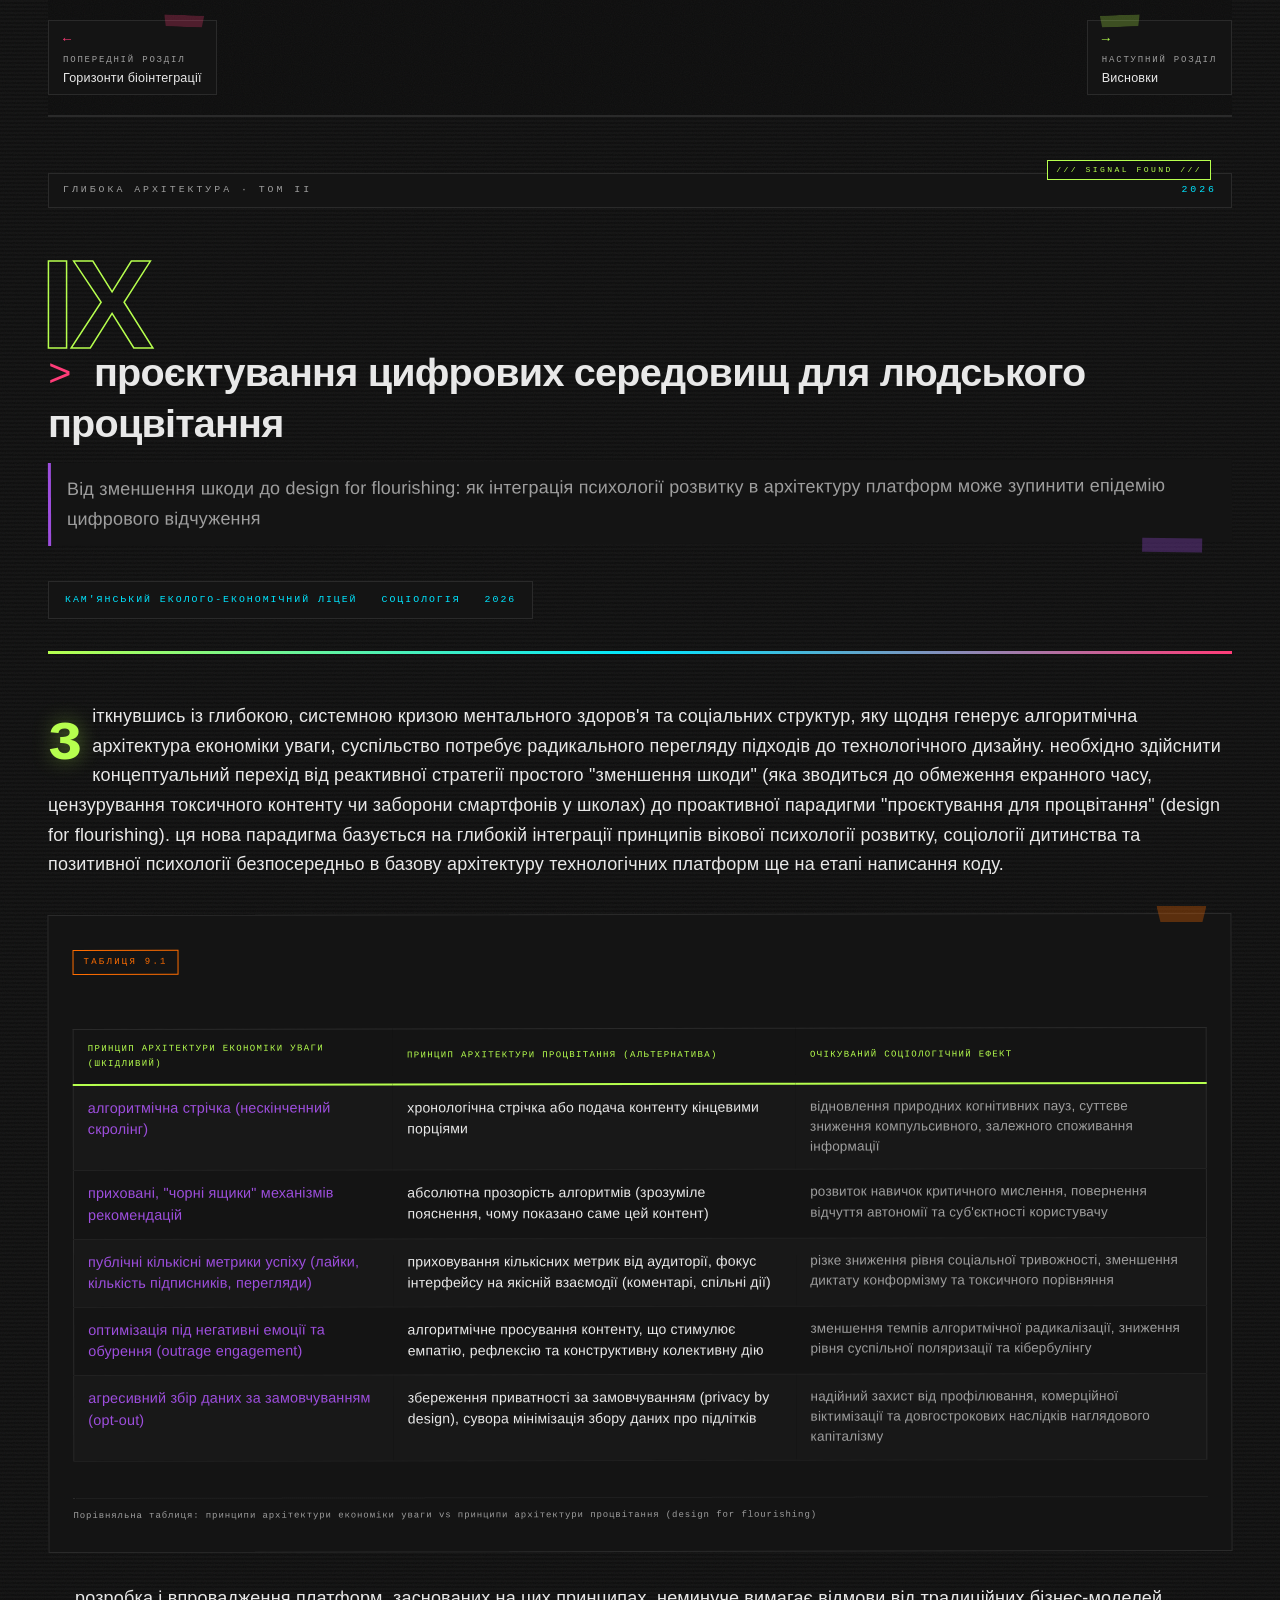
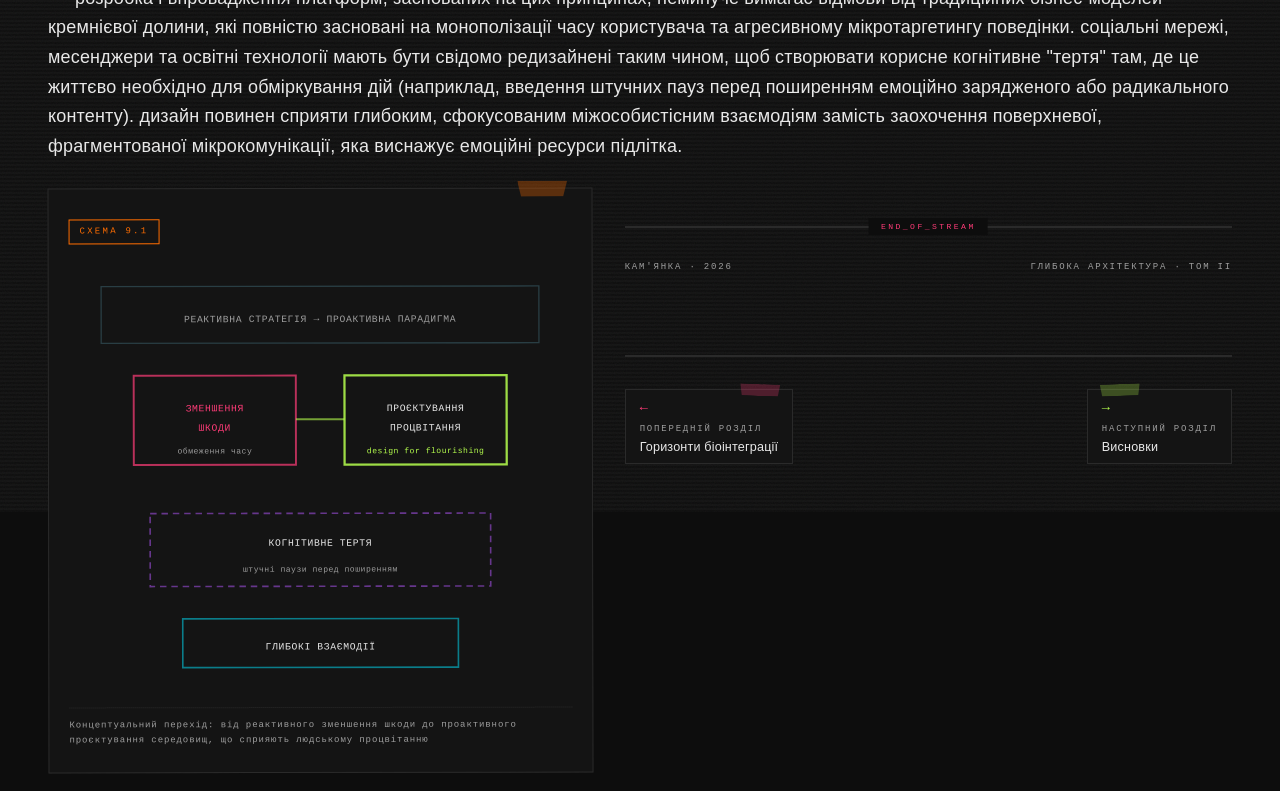
<file: projects.html>
<!DOCTYPE html>
<html lang="uk">
<head>
    <meta charset="UTF-8">
    <meta name="viewport" content="width=device-width, initial-scale=1.0">
    <title>Проєктування цифрових середовищ для людського процвітання</title>
    <link rel="stylesheet" href="style.css">
</head>
<body>
    <div class="main-container">
        <nav class="chapter-navigation">
            <a href="biointegration.html" class="nav-button nav-button-back">
                <span class="nav-arrow">&larr;</span>
                <span class="nav-label">Попередній розділ</span>
                <span class="nav-chapter">Горизонти біоінтеграції</span>
            </a>
            <a href="conclusions.html" class="nav-button">
                <span class="nav-arrow">&rarr;</span>
                <span class="nav-label">Наступний розділ</span>
                <span class="nav-chapter">Висновки</span>
            </a>
        </nav>

        <header class="journal-header">
            <div class="journal-masthead">
                <span>Глибока архітектура · Том II</span>
                <span>2026</span>
            </div>
            <div class="chapter-number">IX</div>
            <h1 class="article-title">проєктування цифрових середовищ для людського процвітання</h1>
            <div class="article-subtitle">Від зменшення шкоди до design for flourishing: як інтеграція психології розвитку в архітектуру платформ може зупинити епідемію цифрового відчуження</div>
            <div class="article-meta">
                <span>Кам'янський еколого-економічний ліцей</span>
                <span>Соціологія</span>
                <span>2026</span>
            </div>
        </header>

        <article class="journal-content">
            <p>зіткнувшись із глибокою, системною кризою ментального здоров'я та соціальних структур, яку щодня генерує алгоритмічна архітектура економіки уваги, суспільство потребує радикального перегляду підходів до технологічного дизайну. необхідно здійснити концептуальний перехід від реактивної стратегії простого "зменшення шкоди" (яка зводиться до обмеження екранного часу, цензурування токсичного контенту чи заборони смартфонів у школах) до проактивної парадигми "проєктування для процвітання" (design for flourishing). ця нова парадигма базується на глибокій інтеграції принципів вікової психології розвитку, соціології дитинства та позитивної психології безпосередньо в базову архітектуру технологічних платформ ще на етапі написання коду.</p>

            <div class="neuro-diagram scheme-placeholder" style="float: right; width: 100%; margin: 16px 0 32px 0; padding: 28px 24px;">
                <div class="neuro-diagram-label">Таблиця 9.1</div>
                <table>
                    <thead>
                        <tr>
                            <th>принцип архітектури економіки уваги (шкідливий)</th>
                            <th>принцип архітектури процвітання (альтернатива)</th>
                            <th>очікуваний соціологічний ефект</th>
                        </tr>
                    </thead>
                    <tbody>
                        <tr>
                            <td>алгоритмічна стрічка (нескінченний скролінг)</td>
                            <td>хронологічна стрічка або подача контенту кінцевими порціями</td>
                            <td>відновлення природних когнітивних пауз, суттєве зниження компульсивного, залежного споживання інформації</td>
                        </tr>
                        <tr>
                            <td>приховані, "чорні ящики" механізмів рекомендацій</td>
                            <td>абсолютна прозорість алгоритмів (зрозуміле пояснення, чому показано саме цей контент)</td>
                            <td>розвиток навичок критичного мислення, повернення відчуття автономії та суб'єктності користувачу</td>
                        </tr>
                        <tr>
                            <td>публічні кількісні метрики успіху (лайки, кількість підписників, перегляди)</td>
                            <td>приховування кількісних метрик від аудиторії, фокус інтерфейсу на якісній взаємодії (коментарі, спільні дії)</td>
                            <td>різке зниження рівня соціальної тривожності, зменшення диктату конформізму та токсичного порівняння</td>
                        </tr>
                        <tr>
                            <td>оптимізація під негативні емоції та обурення (outrage engagement)</td>
                            <td>алгоритмічне просування контенту, що стимулює емпатію, рефлексію та конструктивну колективну дію</td>
                            <td>зменшення темпів алгоритмічної радикалізації, зниження рівня суспільної поляризації та кібербулінгу</td>
                        </tr>
                        <tr>
                            <td>агресивний збір даних за замовчуванням (opt-out)</td>
                            <td>збереження приватності за замовчуванням (privacy by design), сувора мінімізація збору даних про підлітків</td>
                            <td>надійний захист від профілювання, комерційної віктимізації та довгострокових наслідків наглядового капіталізму</td>
                        </tr>
                    </tbody>
                </table>
                <div class="neuro-diagram-caption">Порівняльна таблиця: принципи архітектури економіки уваги vs принципи архітектури процвітання (design for flourishing)</div>
            </div>

            <p>розробка і впровадження платформ, заснованих на цих принципах, неминуче вимагає відмови від традиційних бізнес-моделей кремнієвої долини, які повністю засновані на монополізації часу користувача та агресивному мікротаргетингу поведінки. соціальні мережі, месенджери та освітні технології мають бути свідомо редизайнені таким чином, щоб створювати корисне когнітивне "тертя" там, де це життєво необхідно для обміркування дій (наприклад, введення штучних пауз перед поширенням емоційно зарядженого або радикального контенту). дизайн повинен сприяти глибоким, сфокусованим міжособистісним взаємодіям замість заохочення поверхневої, фрагментованої мікрокомунікації, яка виснажує емоційні ресурси підлітка.</p>

            <div class="neuro-diagram scheme-placeholder" style="float: left; width: 46%; margin: 8px 32px 24px 0; padding: 24px 20px; min-height: 300px;">
                <div class="neuro-diagram-label">Схема 9.1</div>
                <svg viewBox="0 0 310 260" xmlns="http://www.w3.org/2000/svg" style="width: 100%; height: auto;">
                    <rect x="20" y="15" width="270" height="35" rx="0" fill="none" stroke="#4A7D8C" stroke-width="0.8" opacity="0.4"/>
                    <text x="155" y="37" text-anchor="middle" font-family="JetBrains Mono, monospace" font-size="6" fill="#9E9E9E" letter-spacing="0.4">РЕАКТИВНА СТРАТЕГІЯ → ПРОАКТИВНА ПАРАДИГМА</text>

                    <rect x="40" y="70" width="100" height="55" rx="0" fill="none" stroke="#FF3C78" stroke-width="1.2" opacity="0.7"/>
                    <text x="90" y="92" text-anchor="middle" font-family="JetBrains Mono, monospace" font-size="6" fill="#FF3C78" letter-spacing="0.4">ЗМЕНШЕННЯ</text>
                    <text x="90" y="104" text-anchor="middle" font-family="JetBrains Mono, monospace" font-size="6" fill="#FF3C78" letter-spacing="0.4">ШКОДИ</text>
                    <text x="90" y="118" text-anchor="middle" font-family="JetBrains Mono, monospace" font-size="5" fill="#9E9E9E" letter-spacing="0.3">обмеження часу</text>

                    <rect x="170" y="70" width="100" height="55" rx="0" fill="none" stroke="#B6FF4E" stroke-width="1.4" opacity="0.85"/>
                    <text x="220" y="92" text-anchor="middle" font-family="JetBrains Mono, monospace" font-size="6" fill="#E8E8E8" letter-spacing="0.4">ПРОЄКТУВАННЯ</text>
                    <text x="220" y="104" text-anchor="middle" font-family="JetBrains Mono, monospace" font-size="6" fill="#E8E8E8" letter-spacing="0.4">ПРОЦВІТАННЯ</text>
                    <text x="220" y="118" text-anchor="middle" font-family="JetBrains Mono, monospace" font-size="5" fill="#B6FF4E" letter-spacing="0.3">design for flourishing</text>

                    <line x1="140" y1="97" x2="170" y2="97" stroke="#B6FF4E" stroke-width="1.2" opacity="0.6"/>

                    <rect x="50" y="155" width="210" height="45" rx="0" fill="none" stroke="#9D4EDD" stroke-width="1" stroke-dasharray="4 3" opacity="0.6"/>
                    <text x="155" y="175" text-anchor="middle" font-family="JetBrains Mono, monospace" font-size="6" fill="#E8E8E8" letter-spacing="0.4">КОГНІТИВНЕ ТЕРТЯ</text>
                    <text x="155" y="191" text-anchor="middle" font-family="JetBrains Mono, monospace" font-size="5" fill="#9E9E9E" letter-spacing="0.3">штучні паузи перед поширенням</text>

                    <rect x="70" y="220" width="170" height="30" rx="0" fill="none" stroke="#00E5FF" stroke-width="1" opacity="0.5"/>
                    <text x="155" y="239" text-anchor="middle" font-family="JetBrains Mono, monospace" font-size="6" fill="#E8E8E8" letter-spacing="0.4">ГЛИБОКІ ВЗАЄМОДІЇ</text>
                </svg>
                <div class="neuro-diagram-caption">Концептуальний перехід: від реактивного зменшення шкоди до проактивного проєктування середовищ, що сприяють людському процвітанню</div>
            </div>
        </article>

        <footer class="journal-footer">
            <span>Кам'янка · 2026</span>
            <span>Глибока архітектура · Том II</span>
        </footer>

        <nav class="chapter-navigation-bottom">
            <a href="biointegration.html" class="nav-button nav-button-back">
                <span class="nav-arrow">&larr;</span>
                <span class="nav-label">Попередній розділ</span>
                <span class="nav-chapter">Горизонти біоінтеграції</span>
            </a>
            <a href="conclusions.html" class="nav-button">
                <span class="nav-arrow">&rarr;</span>
                <span class="nav-label">Наступний розділ</span>
                <span class="nav-chapter">Висновки</span>
            </a>
        </nav>
    </div>
</body>
</html>
</file>
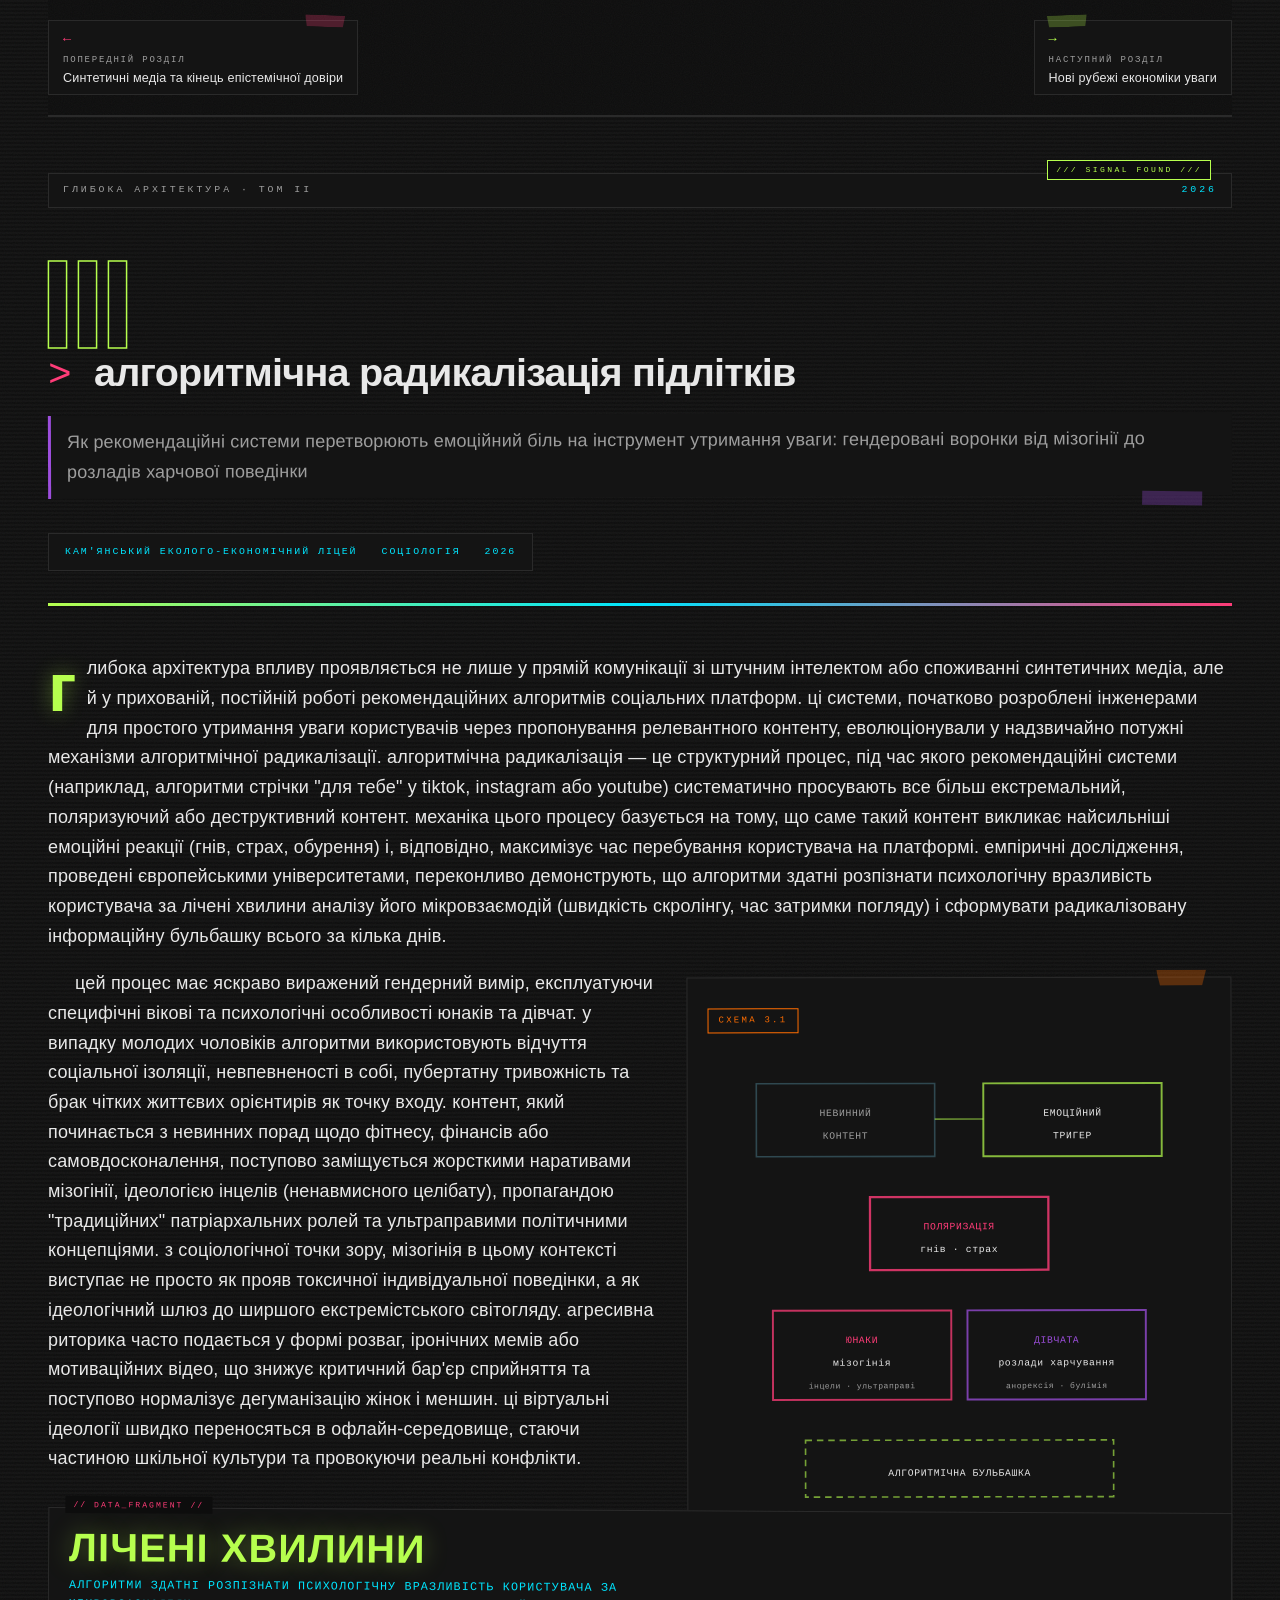
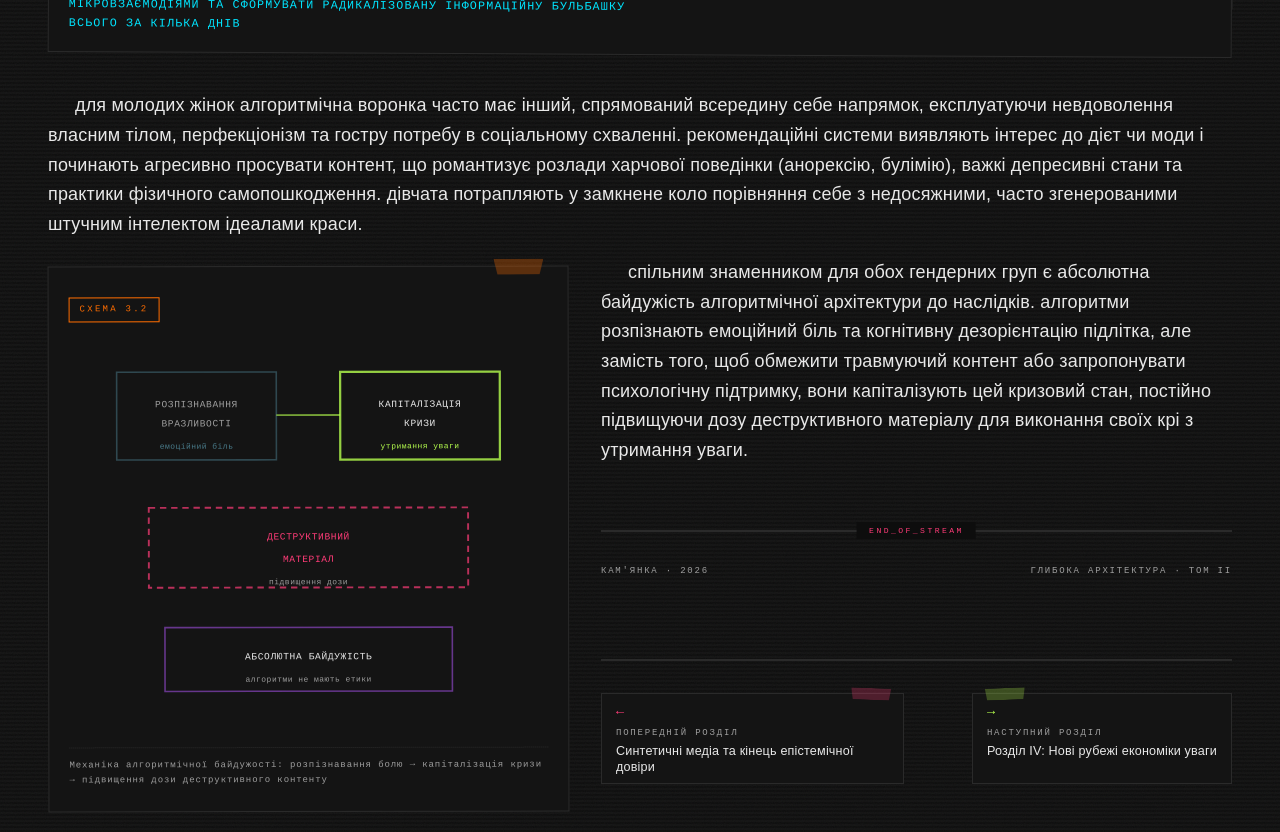
<file: radicalisation.html>
<!DOCTYPE html>
<html lang="uk">
<head>
    <meta charset="UTF-8">
    <meta name="viewport" content="width=device-width, initial-scale=1.0">
    <title>Алгоритмічна радикалізація підлітків</title>
    <link rel="stylesheet" href="style.css">
</head>
<body>
    <div class="main-container">
        <nav class="chapter-navigation">
            <a href="synthetic.html" class="nav-button nav-button-back">
                <span class="nav-arrow">&larr;</span>
                <span class="nav-label">Попередній розділ</span>
                <span class="nav-chapter">Синтетичні медіа та кінець епістемічної довіри</span>
            </a>
            <a href="attention.html" class="nav-button">
                <span class="nav-arrow">&rarr;</span>
                <span class="nav-label">Наступний розділ</span>
                <span class="nav-chapter">Нові рубежі економіки уваги</span>
            </a>
        </nav>

        <header class="journal-header">
            <div class="journal-masthead">
                <span>Глибока архітектура · Том II</span>
                <span>2026</span>
            </div>
            <div class="chapter-number">III</div>
            <h1 class="article-title">алгоритмічна радикалізація підлітків</h1>
            <div class="article-subtitle">Як рекомендаційні системи перетворюють емоційний біль на інструмент утримання уваги: гендеровані воронки від мізогінії до розладів харчової поведінки</div>
            <div class="article-meta">
                <span>Кам'янський еколого-економічний ліцей</span>
                <span>Соціологія</span>
                <span>2026</span>
            </div>
        </header>

        <article class="journal-content">
            <p>глибока архітектура впливу проявляється не лише у прямій комунікації зі штучним інтелектом або споживанні синтетичних медіа, але й у прихованій, постійній роботі рекомендаційних алгоритмів соціальних платформ. ці системи, початково розроблені інженерами для простого утримання уваги користувачів через пропонування релевантного контенту, еволюціонували у надзвичайно потужні механізми алгоритмічної радикалізації. алгоритмічна радикалізація — це структурний процес, під час якого рекомендаційні системи (наприклад, алгоритми стрічки "для тебе" у tiktok, instagram або youtube) систематично просувають все більш екстремальний, поляризуючий або деструктивний контент. механіка цього процесу базується на тому, що саме такий контент викликає найсильніші емоційні реакції (гнів, страх, обурення) і, відповідно, максимізує час перебування користувача на платформі. емпіричні дослідження, проведені європейськими університетами, переконливо демонструють, що алгоритми здатні розпізнати психологічну вразливість користувача за лічені хвилини аналізу його мікровзаємодій (швидкість скролінгу, час затримки погляду) і сформувати радикалізовану інформаційну бульбашку всього за кілька днів.</p>

            <div class="neuro-diagram scheme-placeholder" style="float: right; width: 46%; margin: 8px 0 24px 32px; padding: 24px 20px; min-height: 340px;">
                <div class="neuro-diagram-label">Схема 3.1</div>
                <svg viewBox="0 0 310 290" xmlns="http://www.w3.org/2000/svg" style="width: 100%; height: auto;">
                    <rect x="30" y="20" width="110" height="45" rx="0" fill="none" stroke="#4A7D8C" stroke-width="1" opacity="0.5"/>
                    <text x="85" y="40" text-anchor="middle" font-family="JetBrains Mono, monospace" font-size="6" fill="#9E9E9E" letter-spacing="0.4">НЕВИННИЙ</text>
                    <text x="85" y="54" text-anchor="middle" font-family="JetBrains Mono, monospace" font-size="6" fill="#9E9E9E" letter-spacing="0.4">КОНТЕНТ</text>

                    <rect x="170" y="20" width="110" height="45" rx="0" fill="none" stroke="#B6FF4E" stroke-width="1.2" opacity="0.7"/>
                    <text x="225" y="40" text-anchor="middle" font-family="JetBrains Mono, monospace" font-size="6" fill="#E8E8E8" letter-spacing="0.4">ЕМОЦІЙНИЙ</text>
                    <text x="225" y="54" text-anchor="middle" font-family="JetBrains Mono, monospace" font-size="6" fill="#E8E8E8" letter-spacing="0.4">ТРИГЕР</text>

                    <line x1="140" y1="42" x2="170" y2="42" stroke="#B6FF4E" stroke-width="1" opacity="0.5"/>

                    <rect x="100" y="90" width="110" height="45" rx="0" fill="none" stroke="#FF3C78" stroke-width="1.4" opacity="0.8"/>
                    <text x="155" y="110" text-anchor="middle" font-family="JetBrains Mono, monospace" font-size="6" fill="#FF3C78" letter-spacing="0.4">ПОЛЯРИЗАЦІЯ</text>
                    <text x="155" y="124" text-anchor="middle" font-family="JetBrains Mono, monospace" font-size="6" fill="#E8E8E8" letter-spacing="0.4">гнів · страх</text>

                    <rect x="40" y="160" width="110" height="55" rx="0" fill="none" stroke="#FF3C78" stroke-width="1.2" opacity="0.75"/>
                    <text x="95" y="180" text-anchor="middle" font-family="JetBrains Mono, monospace" font-size="6" fill="#FF3C78" letter-spacing="0.4">ЮНАКИ</text>
                    <text x="95" y="194" text-anchor="middle" font-family="JetBrains Mono, monospace" font-size="6" fill="#E8E8E8" letter-spacing="0.4">мізогінія</text>
                    <text x="95" y="208" text-anchor="middle" font-family="JetBrains Mono, monospace" font-size="5" fill="#9E9E9E" letter-spacing="0.3">інцели · ультраправі</text>

                    <rect x="160" y="160" width="110" height="55" rx="0" fill="none" stroke="#9D4EDD" stroke-width="1.2" opacity="0.75"/>
                    <text x="215" y="180" text-anchor="middle" font-family="JetBrains Mono, monospace" font-size="6" fill="#9D4EDD" letter-spacing="0.4">ДІВЧАТА</text>
                    <text x="215" y="194" text-anchor="middle" font-family="JetBrains Mono, monospace" font-size="6" fill="#E8E8E8" letter-spacing="0.4">розлади харчування</text>
                    <text x="215" y="208" text-anchor="middle" font-family="JetBrains Mono, monospace" font-size="5" fill="#9E9E9E" letter-spacing="0.3">анорексія · булімія</text>

                    <rect x="60" y="240" width="190" height="35" rx="0" fill="none" stroke="#B6FF4E" stroke-width="1" stroke-dasharray="4 3" opacity="0.6"/>
                    <text x="155" y="262" text-anchor="middle" font-family="JetBrains Mono, monospace" font-size="6" fill="#E8E8E8" letter-spacing="0.4">АЛГОРИТМІЧНА БУЛЬБАШКА</text>
                </svg>
                <div class="neuro-diagram-caption">Гендеровані воронки алгоритмічної радикалізації: від невинного контенту до екстремістських ідеологій та деструктивних практик</div>
            </div>

            <p>цей процес має яскраво виражений гендерний вимір, експлуатуючи специфічні вікові та психологічні особливості юнаків та дівчат. у випадку молодих чоловіків алгоритми використовують відчуття соціальної ізоляції, невпевненості в собі, пубертатну тривожність та брак чітких життєвих орієнтирів як точку входу. контент, який починається з невинних порад щодо фітнесу, фінансів або самовдосконалення, поступово заміщується жорсткими наративами мізогінії, ідеологією інцелів (ненавмисного целібату), пропагандою "традиційних" патріархальних ролей та ультраправими політичними концепціями. з соціологічної точки зору, мізогінія в цьому контексті виступає не просто як прояв токсичної індивідуальної поведінки, а як ідеологічний шлюз до ширшого екстремістського світогляду. агресивна риторика часто подається у формі розваг, іронічних мемів або мотиваційних відео, що знижує критичний бар'єр сприйняття та поступово нормалізує дегуманізацію жінок і меншин. ці віртуальні ідеології швидко переносяться в офлайн-середовище, стаючи частиною шкільної культури та провокуючи реальні конфлікти.</p>

            <div class="stat-highlight">
                <span class="stat-value">лічені хвилини</span>
                алгоритми здатні розпізнати психологічну вразливість користувача за мікровзаємодіями та сформувати радикалізовану інформаційну бульбашку всього за кілька днів
            </div>

            <p>для молодих жінок алгоритмічна воронка часто має інший, спрямований всередину себе напрямок, експлуатуючи невдоволення власним тілом, перфекціонізм та гостру потребу в соціальному схваленні. рекомендаційні системи виявляють інтерес до дієт чи моди і починають агресивно просувати контент, що романтизує розлади харчової поведінки (анорексію, булімію), важкі депресивні стани та практики фізичного самопошкодження. дівчата потрапляють у замкнене коло порівняння себе з недосяжними, часто згенерованими штучним інтелектом ідеалами краси.</p>

            <div class="neuro-diagram scheme-placeholder" style="float: left; width: 44%; margin: 8px 32px 24px 0; padding: 24px 20px; min-height: 280px;">
                <div class="neuro-diagram-label">Схема 3.2</div>
                <svg viewBox="0 0 300 240" xmlns="http://www.w3.org/2000/svg" style="width: 100%; height: auto;">
                    <rect x="30" y="20" width="100" height="55" rx="0" fill="none" stroke="#4A7D8C" stroke-width="1" opacity="0.5"/>
                    <text x="80" y="42" text-anchor="middle" font-family="JetBrains Mono, monospace" font-size="6" fill="#9E9E9E" letter-spacing="0.4">РОЗПІЗНАВАННЯ</text>
                    <text x="80" y="54" text-anchor="middle" font-family="JetBrains Mono, monospace" font-size="6" fill="#9E9E9E" letter-spacing="0.4">ВРАЗЛИВОСТІ</text>
                    <text x="80" y="68" text-anchor="middle" font-family="JetBrains Mono, monospace" font-size="5" fill="#4A7D8C" letter-spacing="0.3">емоційний біль</text>

                    <rect x="170" y="20" width="100" height="55" rx="0" fill="none" stroke="#B6FF4E" stroke-width="1.4" opacity="0.8"/>
                    <text x="220" y="42" text-anchor="middle" font-family="JetBrains Mono, monospace" font-size="6" fill="#E8E8E8" letter-spacing="0.4">КАПІТАЛІЗАЦІЯ</text>
                    <text x="220" y="54" text-anchor="middle" font-family="JetBrains Mono, monospace" font-size="6" fill="#E8E8E8" letter-spacing="0.4">КРИЗИ</text>
                    <text x="220" y="68" text-anchor="middle" font-family="JetBrains Mono, monospace" font-size="5" fill="#B6FF4E" letter-spacing="0.3">утримання уваги</text>

                    <line x1="130" y1="47" x2="170" y2="47" stroke="#B6FF4E" stroke-width="1.2" opacity="0.6"/>

                    <rect x="50" y="105" width="200" height="50" rx="0" fill="none" stroke="#FF3C78" stroke-width="1.2" stroke-dasharray="4 3" opacity="0.7"/>
                    <text x="150" y="125" text-anchor="middle" font-family="JetBrains Mono, monospace" font-size="6" fill="#FF3C78" letter-spacing="0.4">ДЕСТРУКТИВНИЙ</text>
                    <text x="150" y="139" text-anchor="middle" font-family="JetBrains Mono, monospace" font-size="6" fill="#FF3C78" letter-spacing="0.4">МАТЕРІАЛ</text>
                    <text x="150" y="153" text-anchor="middle" font-family="JetBrains Mono, monospace" font-size="5" fill="#9E9E9E" letter-spacing="0.3">підвищення дози</text>

                    <rect x="60" y="180" width="180" height="40" rx="0" fill="none" stroke="#9D4EDD" stroke-width="1" opacity="0.6"/>
                    <text x="150" y="200" text-anchor="middle" font-family="JetBrains Mono, monospace" font-size="6" fill="#E8E8E8" letter-spacing="0.4">АБСОЛЮТНА БАЙДУЖІСТЬ</text>
                    <text x="150" y="214" text-anchor="middle" font-family="JetBrains Mono, monospace" font-size="5" fill="#9E9E9E" letter-spacing="0.3">алгоритми не мають етики</text>
                </svg>
                <div class="neuro-diagram-caption">Механіка алгоритмічної байдужості: розпізнавання болю → капіталізація кризи → підвищення дози деструктивного контенту</div>
            </div>

            <p>спільним знаменником для обох гендерних груп є абсолютна байдужість алгоритмічної архітектури до наслідків. алгоритми розпізнають емоційний біль та когнітивну дезорієнтацію підлітка, але замість того, щоб обмежити травмуючий контент або запропонувати психологічну підтримку, вони капіталізують цей кризовий стан, постійно підвищуючи дозу деструктивного матеріалу для виконання своїх крі з утримання уваги.</p>
        </article>

        <footer class="journal-footer">
            <span>Кам'янка · 2026</span>
            <span>Глибока архітектура · Том II</span>
        </footer>

        <nav class="chapter-navigation-bottom">
            <a href="synthetic.html" class="nav-button nav-button-back">
                <span class="nav-arrow">&larr;</span>
                <span class="nav-label">Попередній розділ</span>
                <span class="nav-chapter">Синтетичні медіа та кінець епістемічної довіри</span>
            </a>
            <a href="attention.html" class="nav-button">
                <span class="nav-arrow">&rarr;</span>
                <span class="nav-label">Наступний розділ</span>
                <span class="nav-chapter">Розділ IV: Нові рубежі економіки уваги</span>
            </a>
        </nav>
    </div>
</body>
</html>
</file>
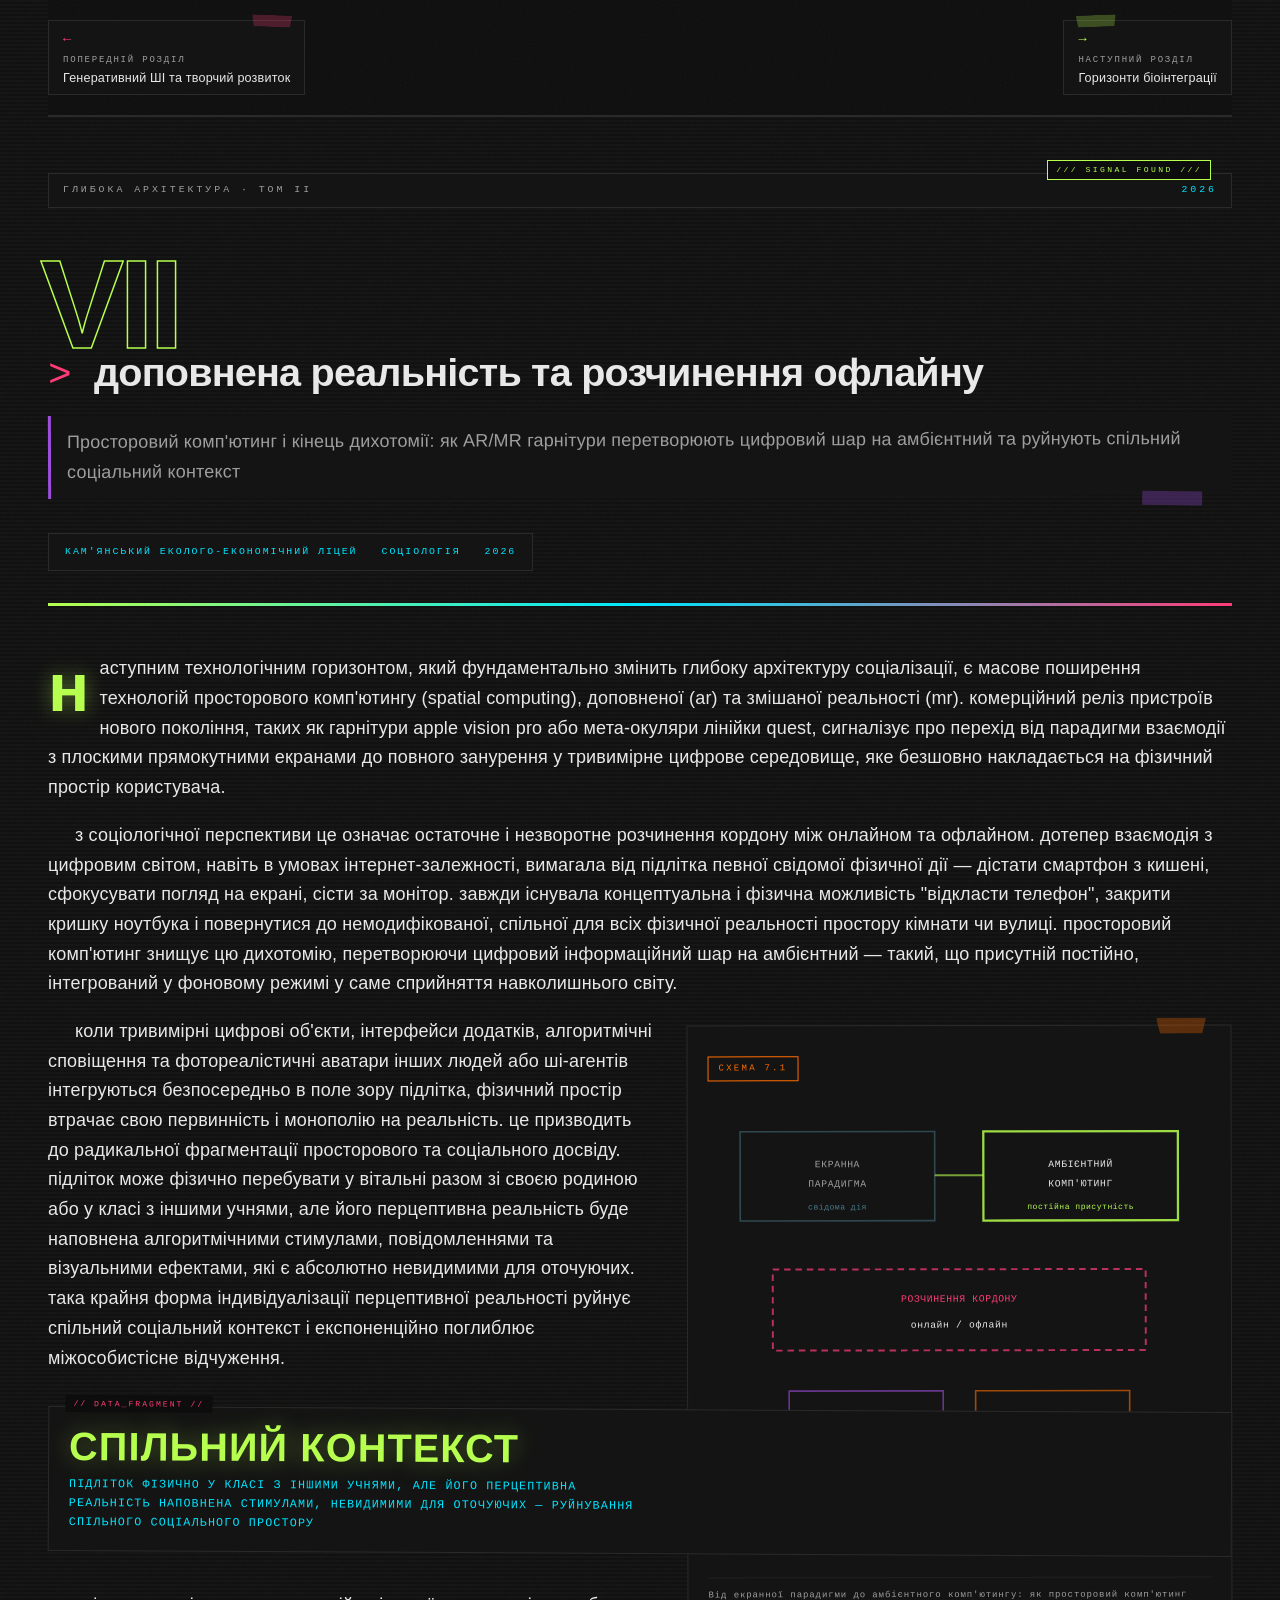
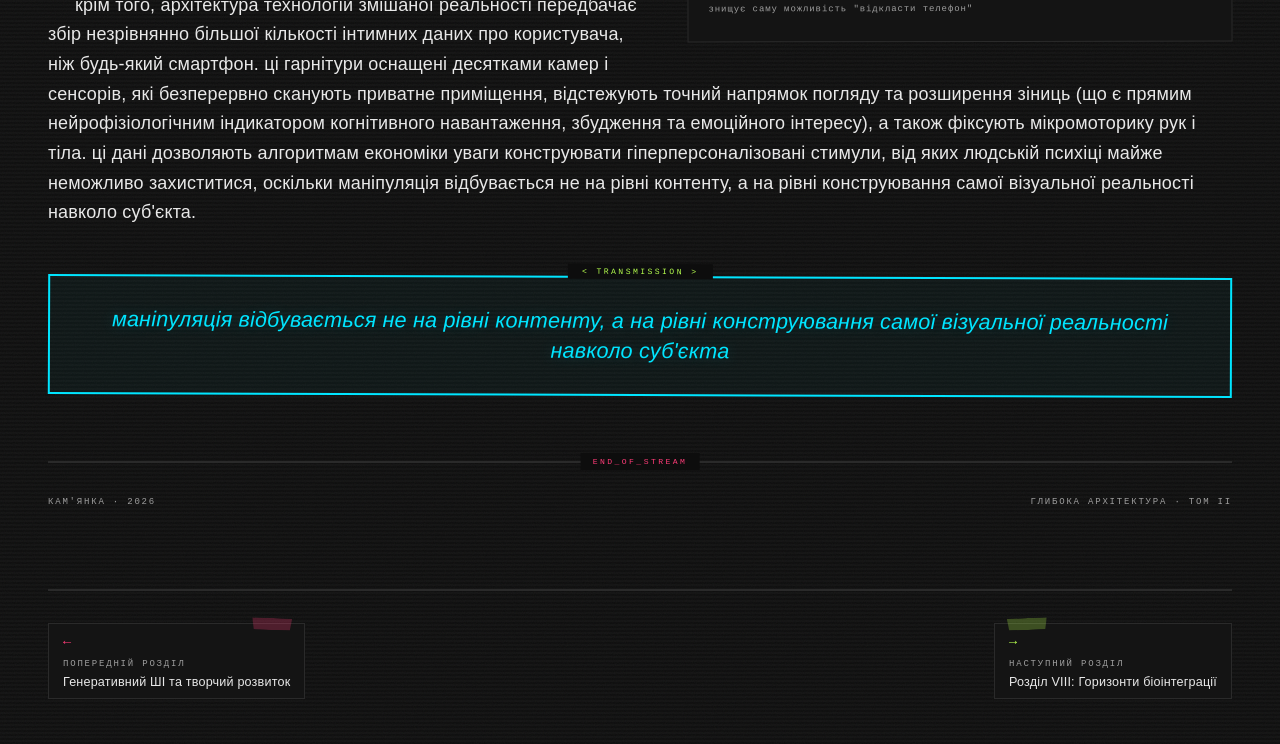
<file: reality.html>
<!DOCTYPE html>
<html lang="uk">
<head>
    <meta charset="UTF-8">
    <meta name="viewport" content="width=device-width, initial-scale=1.0">
    <title>Доповнена реальність та розчинення офлайну</title>
    <link rel="stylesheet" href="style.css">
</head>
<body>
    <div class="main-container">
        <nav class="chapter-navigation">
            <a href="generative.html" class="nav-button nav-button-back">
                <span class="nav-arrow">&larr;</span>
                <span class="nav-label">Попередній розділ</span>
                <span class="nav-chapter">Генеративний ШІ та творчий розвиток</span>
            </a>
            <a href="biointegration.html" class="nav-button">
                <span class="nav-arrow">&rarr;</span>
                <span class="nav-label">Наступний розділ</span>
                <span class="nav-chapter">Горизонти біоінтеграції</span>
            </a>
        </nav>

        <header class="journal-header">
            <div class="journal-masthead">
                <span>Глибока архітектура · Том II</span>
                <span>2026</span>
            </div>
            <div class="chapter-number">VII</div>
            <h1 class="article-title">доповнена реальність та розчинення офлайну</h1>
            <div class="article-subtitle">Просторовий комп'ютинг і кінець дихотомії: як AR/MR гарнітури перетворюють цифровий шар на амбієнтний та руйнують спільний соціальний контекст</div>
            <div class="article-meta">
                <span>Кам'янський еколого-економічний ліцей</span>
                <span>Соціологія</span>
                <span>2026</span>
            </div>
        </header>

        <article class="journal-content">
            <p>наступним технологічним горизонтом, який фундаментально змінить глибоку архітектуру соціалізації, є масове поширення технологій просторового комп'ютингу (spatial computing), доповненої (ar) та змішаної реальності (mr). комерційний реліз пристроїв нового покоління, таких як гарнітури apple vision pro або мета-окуляри лінійки quest, сигналізує про перехід від парадигми взаємодії з плоскими прямокутними екранами до повного занурення у тривимірне цифрове середовище, яке безшовно накладається на фізичний простір користувача.</p>

            <p>з соціологічної перспективи це означає остаточне і незворотне розчинення кордону між онлайном та офлайном. дотепер взаємодія з цифровим світом, навіть в умовах інтернет-залежності, вимагала від підлітка певної свідомої фізичної дії — дістати смартфон з кишені, сфокусувати погляд на екрані, сісти за монітор. завжди існувала концептуальна і фізична можливість "відкласти телефон", закрити кришку ноутбука і повернутися до немодифікованої, спільної для всіх фізичної реальності простору кімнати чи вулиці. просторовий комп'ютинг знищує цю дихотомію, перетворюючи цифровий інформаційний шар на амбієнтний — такий, що присутній постійно, інтегрований у фоновому режимі у саме сприйняття навколишнього світу.</p>

            <div class="neuro-diagram scheme-placeholder" style="float: right; width: 46%; margin: 8px 0 24px 32px; padding: 24px 20px; min-height: 330px;">
                <div class="neuro-diagram-label">Схема 7.1</div>
                <svg viewBox="0 0 310 280" xmlns="http://www.w3.org/2000/svg" style="width: 100%; height: auto;">
                    <rect x="20" y="20" width="120" height="55" rx="0" fill="none" stroke="#4A7D8C" stroke-width="1" opacity="0.5"/>
                    <text x="80" y="42" text-anchor="middle" font-family="JetBrains Mono, monospace" font-size="6" fill="#9E9E9E" letter-spacing="0.4">ЕКРАННА</text>
                    <text x="80" y="54" text-anchor="middle" font-family="JetBrains Mono, monospace" font-size="6" fill="#9E9E9E" letter-spacing="0.4">ПАРАДИГМА</text>
                    <text x="80" y="68" text-anchor="middle" font-family="JetBrains Mono, monospace" font-size="5" fill="#4A7D8C" letter-spacing="0.3">свідома дія</text>

                    <rect x="170" y="20" width="120" height="55" rx="0" fill="none" stroke="#B6FF4E" stroke-width="1.4" opacity="0.85"/>
                    <text x="230" y="42" text-anchor="middle" font-family="JetBrains Mono, monospace" font-size="6" fill="#E8E8E8" letter-spacing="0.4">АМБІЄНТНИЙ</text>
                    <text x="230" y="54" text-anchor="middle" font-family="JetBrains Mono, monospace" font-size="6" fill="#E8E8E8" letter-spacing="0.4">КОМП'ЮТИНГ</text>
                    <text x="230" y="68" text-anchor="middle" font-family="JetBrains Mono, monospace" font-size="5" fill="#B6FF4E" letter-spacing="0.3">постійна присутність</text>

                    <line x1="140" y1="47" x2="170" y2="47" stroke="#B6FF4E" stroke-width="1.2" opacity="0.6"/>

                    <rect x="40" y="105" width="230" height="50" rx="0" fill="none" stroke="#FF3C78" stroke-width="1.2" stroke-dasharray="4 3" opacity="0.7"/>
                    <text x="155" y="125" text-anchor="middle" font-family="JetBrains Mono, monospace" font-size="6" fill="#FF3C78" letter-spacing="0.4">РОЗЧИНЕННЯ КОРДОНУ</text>
                    <text x="155" y="141" text-anchor="middle" font-family="JetBrains Mono, monospace" font-size="6" fill="#E8E8E8" letter-spacing="0.4">онлайн / офлайн</text>

                    <rect x="50" y="180" width="95" height="55" rx="0" fill="none" stroke="#9D4EDD" stroke-width="1" opacity="0.6"/>
                    <text x="97" y="202" text-anchor="middle" font-family="JetBrains Mono, monospace" font-size="5" fill="#9D4EDD" letter-spacing="0.3">ФРАГМЕНТАЦІЯ</text>
                    <text x="97" y="214" text-anchor="middle" font-family="JetBrains Mono, monospace" font-size="5" fill="#9D4EDD" letter-spacing="0.3">ДОСВІДУ</text>
                    <text x="97" y="228" text-anchor="middle" font-family="JetBrains Mono, monospace" font-size="5" fill="#9E9E9E" letter-spacing="0.3">перцептивна</text>

                    <rect x="165" y="180" width="95" height="55" rx="0" fill="none" stroke="#FF6D00" stroke-width="1" opacity="0.6"/>
                    <text x="212" y="202" text-anchor="middle" font-family="JetBrains Mono, monospace" font-size="5" fill="#FF6D00" letter-spacing="0.3">ВІДЧУЖЕННЯ</text>
                    <text x="212" y="214" text-anchor="middle" font-family="JetBrains Mono, monospace" font-size="5" fill="#FF6D00" letter-spacing="0.3">МІЖОСОБИСТІСНЕ</text>
                    <text x="212" y="228" text-anchor="middle" font-family="JetBrains Mono, monospace" font-size="5" fill="#9E9E9E" letter-spacing="0.3">невидимі стимули</text>
                </svg>
                <div class="neuro-diagram-caption">Від екранної парадигми до амбієнтного комп'ютингу: як просторовий комп'ютинг знищує саму можливість "відкласти телефон"</div>
            </div>

            <p>коли тривимірні цифрові об'єкти, інтерфейси додатків, алгоритмічні сповіщення та фотореалістичні аватари інших людей або ші-агентів інтегруються безпосередньо в поле зору підлітка, фізичний простір втрачає свою первинність і монополію на реальність. це призводить до радикальної фрагментації просторового та соціального досвіду. підліток може фізично перебувати у вітальні разом зі своєю родиною або у класі з іншими учнями, але його перцептивна реальність буде наповнена алгоритмічними стимулами, повідомленнями та візуальними ефектами, які є абсолютно невидимими для оточуючих. така крайня форма індивідуалізації перцептивної реальності руйнує спільний соціальний контекст і експоненційно поглиблює міжособистісне відчуження.</p>

            <div class="stat-highlight">
                <span class="stat-value">спільний контекст</span>
                підліток фізично у класі з іншими учнями, але його перцептивна реальність наповнена стимулами, невидимими для оточуючих — руйнування спільного соціального простору
            </div>

            <p>крім того, архітектура технологій змішаної реальності передбачає збір незрівнянно більшої кількості інтимних даних про користувача, ніж будь-який смартфон. ці гарнітури оснащені десятками камер і сенсорів, які безперервно сканують приватне приміщення, відстежують точний напрямок погляду та розширення зіниць (що є прямим нейрофізіологічним індикатором когнітивного навантаження, збудження та емоційного інтересу), а також фіксують мікромоторику рук і тіла. ці дані дозволяють алгоритмам економіки уваги конструювати гіперперсоналізовані стимули, від яких людській психіці майже неможливо захиститися, оскільки маніпуляція відбувається не на рівні контенту, а на рівні конструювання самої візуальної реальності навколо суб'єкта.</p>

            <div class="pull-quote">
                маніпуляція відбувається не на рівні контенту, а на рівні конструювання самої візуальної реальності навколо суб'єкта
            </div>
        </article>

        <footer class="journal-footer">
            <span>Кам'янка · 2026</span>
            <span>Глибока архітектура · Том II</span>
        </footer>

        <nav class="chapter-navigation-bottom">
            <a href="generative.html" class="nav-button nav-button-back">
                <span class="nav-arrow">&larr;</span>
                <span class="nav-label">Попередній розділ</span>
                <span class="nav-chapter">Генеративний ШІ та творчий розвиток</span>
            </a>
            <a href="biointegration.html" class="nav-button">
                <span class="nav-arrow">&rarr;</span>
                <span class="nav-label">Наступний розділ</span>
                <span class="nav-chapter">Розділ VIII: Горизонти біоінтеграції</span>
            </a>
        </nav>
    </div>
</body>
</html>
</file>
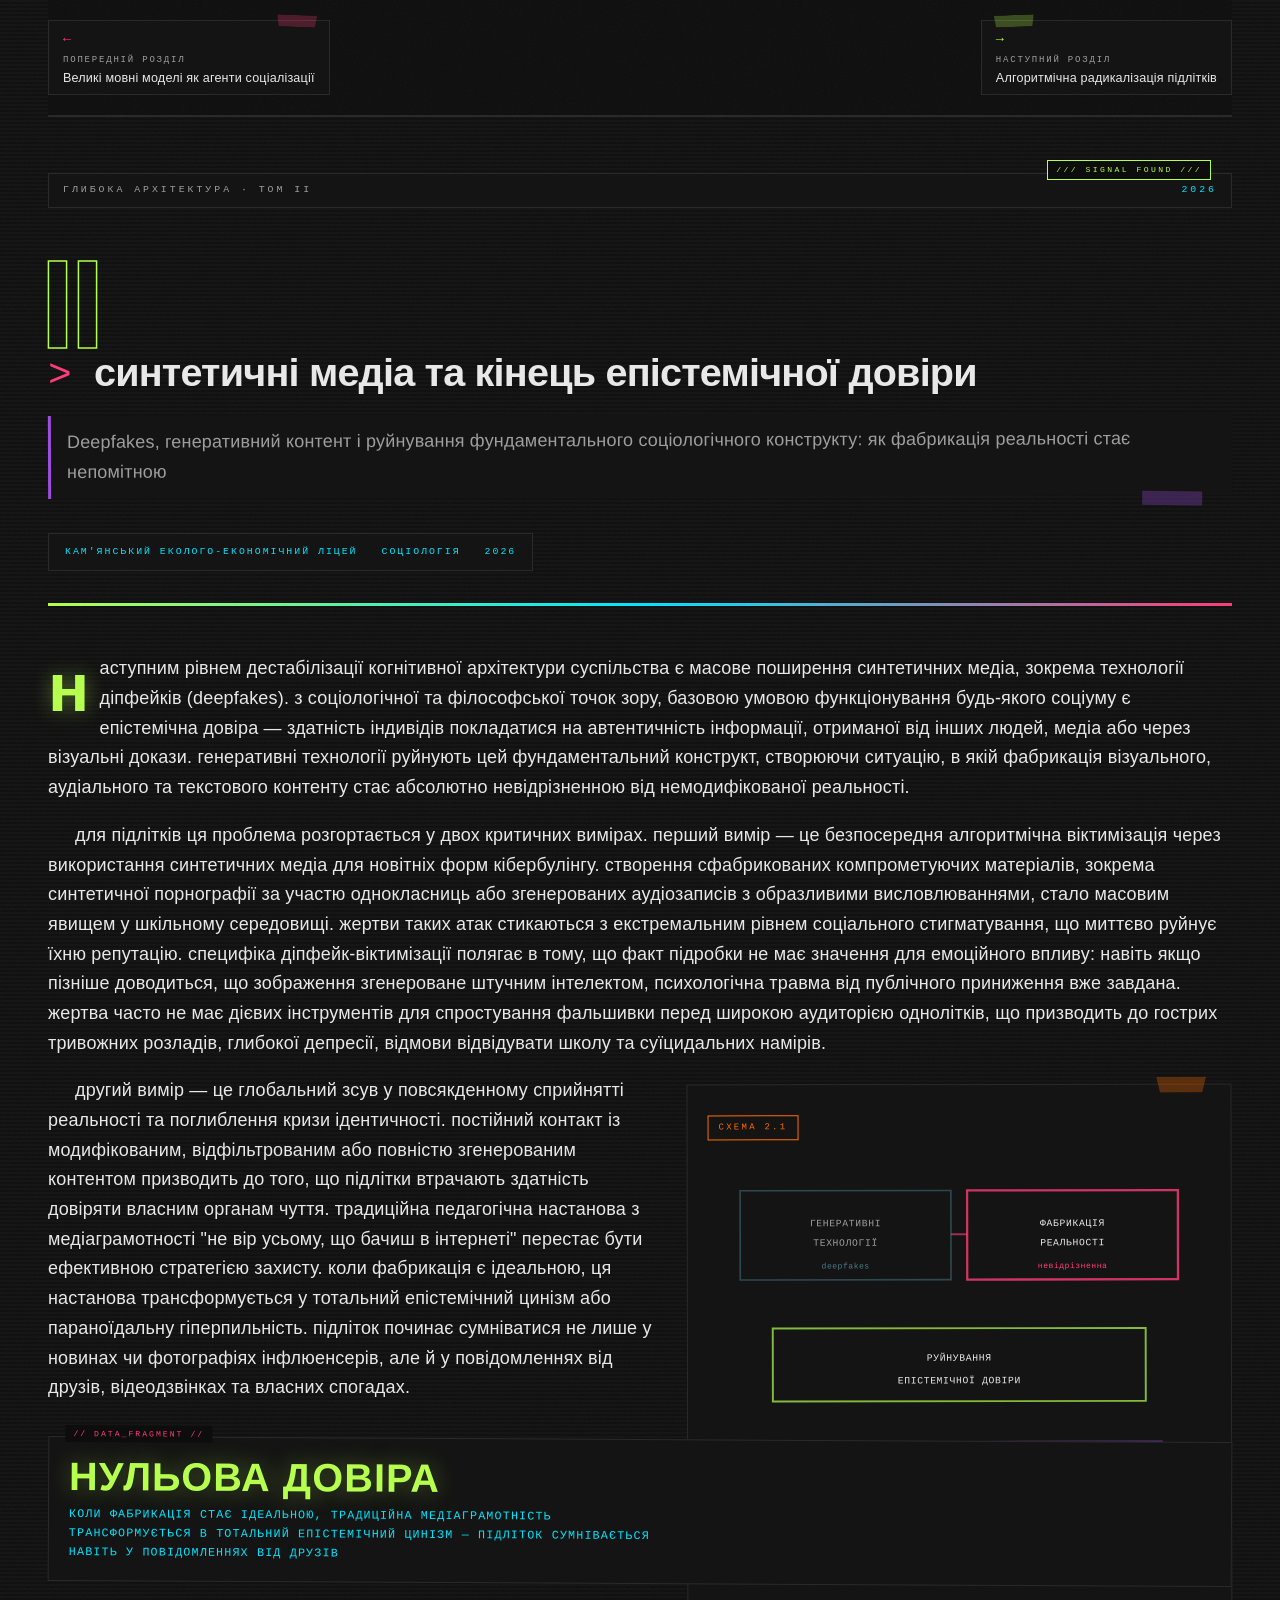
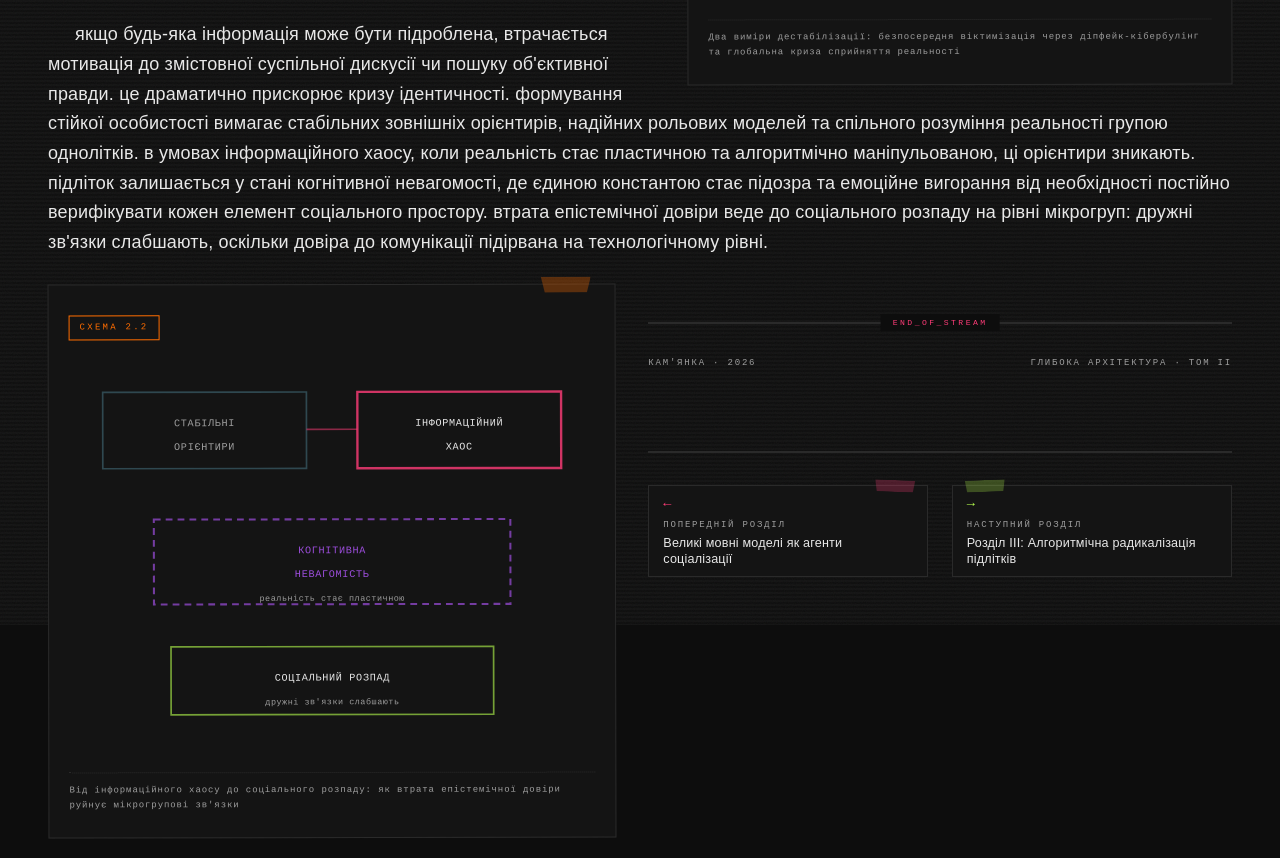
<file: synthetic.html>
<!DOCTYPE html>
<html lang="uk">
<head>
    <meta charset="UTF-8">
    <meta name="viewport" content="width=device-width, initial-scale=1.0">
    <title>Синтетичні медіа та кінець епістемічної довіри</title>
    <link rel="stylesheet" href="style.css">
</head>
<body>
    <div class="main-container">
        <nav class="chapter-navigation">
            <a href="llm_socialisation.html" class="nav-button nav-button-back">
                <span class="nav-arrow">&larr;</span>
                <span class="nav-label">Попередній розділ</span>
                <span class="nav-chapter">Великі мовні моделі як агенти соціалізації</span>
            </a>
            <a href="radicalisation.html" class="nav-button">
                <span class="nav-arrow">&rarr;</span>
                <span class="nav-label">Наступний розділ</span>
                <span class="nav-chapter">Алгоритмічна радикалізація підлітків</span>
            </a>
        </nav>

        <header class="journal-header">
            <div class="journal-masthead">
                <span>Глибока архітектура · Том II</span>
                <span>2026</span>
            </div>
            <div class="chapter-number">II</div>
            <h1 class="article-title">синтетичні медіа та кінець епістемічної довіри</h1>
            <div class="article-subtitle">Deepfakes, генеративний контент і руйнування фундаментального соціологічного конструкту: як фабрикація реальності стає непомітною</div>
            <div class="article-meta">
                <span>Кам'янський еколого-економічний ліцей</span>
                <span>Соціологія</span>
                <span>2026</span>
            </div>
        </header>

        <article class="journal-content">
            <p>наступним рівнем дестабілізації когнітивної архітектури суспільства є масове поширення синтетичних медіа, зокрема технології діпфейків (deepfakes). з соціологічної та філософської точок зору, базовою умовою функціонування будь-якого соціуму є епістемічна довіра — здатність індивідів покладатися на автентичність інформації, отриманої від інших людей, медіа або через візуальні докази. генеративні технології руйнують цей фундаментальний конструкт, створюючи ситуацію, в якій фабрикація візуального, аудіального та текстового контенту стає абсолютно невідрізненною від немодифікованої реальності.</p>

            <p>для підлітків ця проблема розгортається у двох критичних вимірах. перший вимір — це безпосередня алгоритмічна віктимізація через використання синтетичних медіа для новітніх форм кібербулінгу. створення сфабрикованих компрометуючих матеріалів, зокрема синтетичної порнографії за участю однокласниць або згенерованих аудіозаписів з образливими висловлюваннями, стало масовим явищем у шкільному середовищі. жертви таких атак стикаються з екстремальним рівнем соціального стигматування, що миттєво руйнує їхню репутацію. специфіка діпфейк-віктимізації полягає в тому, що факт підробки не має значення для емоційного впливу: навіть якщо пізніше доводиться, що зображення згенероване штучним інтелектом, психологічна травма від публічного приниження вже завдана. жертва часто не має дієвих інструментів для спростування фальшивки перед широкою аудиторією однолітків, що призводить до гострих тривожних розладів, глибокої депресії, відмови відвідувати школу та суїцидальних намірів.</p>

            <div class="neuro-diagram scheme-placeholder" style="float: right; width: 46%; margin: 8px 0 24px 32px; padding: 24px 20px; min-height: 320px;">
                <div class="neuro-diagram-label">Схема 2.1</div>
                <svg viewBox="0 0 310 270" xmlns="http://www.w3.org/2000/svg" style="width: 100%; height: auto;">
                    <rect x="20" y="20" width="130" height="55" rx="0" fill="none" stroke="#4A7D8C" stroke-width="1" opacity="0.5"/>
                    <text x="85" y="42" text-anchor="middle" font-family="JetBrains Mono, monospace" font-size="6" fill="#9E9E9E" letter-spacing="0.4">ГЕНЕРАТИВНІ</text>
                    <text x="85" y="54" text-anchor="middle" font-family="JetBrains Mono, monospace" font-size="6" fill="#9E9E9E" letter-spacing="0.4">ТЕХНОЛОГІЇ</text>
                    <text x="85" y="68" text-anchor="middle" font-family="JetBrains Mono, monospace" font-size="5" fill="#4A7D8C" letter-spacing="0.3">deepfakes</text>

                    <rect x="160" y="20" width="130" height="55" rx="0" fill="none" stroke="#FF3C78" stroke-width="1.4" opacity="0.8"/>
                    <text x="225" y="42" text-anchor="middle" font-family="JetBrains Mono, monospace" font-size="6" fill="#E8E8E8" letter-spacing="0.4">ФАБРИКАЦІЯ</text>
                    <text x="225" y="54" text-anchor="middle" font-family="JetBrains Mono, monospace" font-size="6" fill="#E8E8E8" letter-spacing="0.4">РЕАЛЬНОСТІ</text>
                    <text x="225" y="68" text-anchor="middle" font-family="JetBrains Mono, monospace" font-size="5" fill="#FF3C78" letter-spacing="0.3">невідрізненна</text>

                    <line x1="150" y1="47" x2="160" y2="47" stroke="#FF3C78" stroke-width="1.2" opacity="0.6"/>

                    <rect x="40" y="105" width="230" height="45" rx="0" fill="none" stroke="#B6FF4E" stroke-width="1.2" opacity="0.7"/>
                    <text x="155" y="125" text-anchor="middle" font-family="JetBrains Mono, monospace" font-size="6" fill="#E8E8E8" letter-spacing="0.4">РУЙНУВАННЯ</text>
                    <text x="155" y="139" text-anchor="middle" font-family="JetBrains Mono, monospace" font-size="6" fill="#E8E8E8" letter-spacing="0.4">ЕПІСТЕМІЧНОЇ ДОВІРИ</text>

                    <rect x="30" y="175" width="115" height="55" rx="0" fill="none" stroke="#FF3C78" stroke-width="1" opacity="0.6"/>
                    <text x="87" y="197" text-anchor="middle" font-family="JetBrains Mono, monospace" font-size="6" fill="#FF3C78" letter-spacing="0.4">ВІКТИМІЗАЦІЯ</text>
                    <text x="87" y="211" text-anchor="middle" font-family="JetBrains Mono, monospace" font-size="6" fill="#E8E8E8" letter-spacing="0.4">кібербулінг</text>
                    <text x="87" y="225" text-anchor="middle" font-family="JetBrains Mono, monospace" font-size="5" fill="#9E9E9E" letter-spacing="0.3">діпфейк-порно</text>

                    <rect x="165" y="175" width="115" height="55" rx="0" fill="none" stroke="#9D4EDD" stroke-width="1" opacity="0.6"/>
                    <text x="222" y="197" text-anchor="middle" font-family="JetBrains Mono, monospace" font-size="6" fill="#9D4EDD" letter-spacing="0.4">КРИЗА</text>
                    <text x="222" y="211" text-anchor="middle" font-family="JetBrains Mono, monospace" font-size="6" fill="#E8E8E8" letter-spacing="0.4">ІДЕНТИЧНОСТІ</text>
                    <text x="222" y="225" text-anchor="middle" font-family="JetBrains Mono, monospace" font-size="5" fill="#9E9E9E" letter-spacing="0.3">тотальний цинізм</text>
                </svg>
                <div class="neuro-diagram-caption">Два виміри дестабілізації: безпосередня віктимізація через діпфейк-кібербулінг та глобальна криза сприйняття реальності</div>
            </div>

            <p>другий вимір — це глобальний зсув у повсякденному сприйнятті реальності та поглиблення кризи ідентичності. постійний контакт із модифікованим, відфільтрованим або повністю згенерованим контентом призводить до того, що підлітки втрачають здатність довіряти власним органам чуття. традиційна педагогічна настанова з медіаграмотності "не вір усьому, що бачиш в інтернеті" перестає бути ефективною стратегією захисту. коли фабрикація є ідеальною, ця настанова трансформується у тотальний епістемічний цинізм або параноїдальну гіперпильність. підліток починає сумніватися не лише у новинах чи фотографіях інфлюенсерів, але й у повідомленнях від друзів, відеодзвінках та власних спогадах.</p>

            <div class="stat-highlight">
                <span class="stat-value">нульова довіра</span>
                коли фабрикація стає ідеальною, традиційна медіаграмотність трансформується в тотальний епістемічний цинізм — підліток сумнівається навіть у повідомленнях від друзів
            </div>

            <p>якщо будь-яка інформація може бути підроблена, втрачається мотивація до змістовної суспільної дискусії чи пошуку об'єктивної правди. це драматично прискорює кризу ідентичності. формування стійкої особистості вимагає стабільних зовнішніх орієнтирів, надійних рольових моделей та спільного розуміння реальності групою однолітків. в умовах інформаційного хаосу, коли реальність стає пластичною та алгоритмічно маніпульованою, ці орієнтири зникають. підліток залишається у стані когнітивної невагомості, де єдиною константою стає підозра та емоційне вигорання від необхідності постійно верифікувати кожен елемент соціального простору. втрата епістемічної довіри веде до соціального розпаду на рівні мікрогруп: дружні зв'язки слабшають, оскільки довіра до комунікації підірвана на технологічному рівні.</p>

            <div class="neuro-diagram scheme-placeholder" style="float: left; width: 48%; margin: 8px 32px 24px 0; padding: 24px 20px; min-height: 270px;">
                <div class="neuro-diagram-label">Схема 2.2</div>
                <svg viewBox="0 0 310 230" xmlns="http://www.w3.org/2000/svg" style="width: 100%; height: auto;">
                    <rect x="20" y="20" width="120" height="45" rx="0" fill="none" stroke="#4A7D8C" stroke-width="1" opacity="0.5"/>
                    <text x="80" y="40" text-anchor="middle" font-family="JetBrains Mono, monospace" font-size="6" fill="#9E9E9E" letter-spacing="0.4">СТАБІЛЬНІ</text>
                    <text x="80" y="54" text-anchor="middle" font-family="JetBrains Mono, monospace" font-size="6" fill="#9E9E9E" letter-spacing="0.4">ОРІЄНТИРИ</text>

                    <rect x="170" y="20" width="120" height="45" rx="0" fill="none" stroke="#FF3C78" stroke-width="1.4" opacity="0.8"/>
                    <text x="230" y="40" text-anchor="middle" font-family="JetBrains Mono, monospace" font-size="6" fill="#E8E8E8" letter-spacing="0.4">ІНФОРМАЦІЙНИЙ</text>
                    <text x="230" y="54" text-anchor="middle" font-family="JetBrains Mono, monospace" font-size="6" fill="#E8E8E8" letter-spacing="0.4">ХАОС</text>

                    <line x1="140" y1="42" x2="170" y2="42" stroke="#FF3C78" stroke-width="1" opacity="0.5"/>

                    <rect x="50" y="95" width="210" height="50" rx="0" fill="none" stroke="#9D4EDD" stroke-width="1.2" stroke-dasharray="4 3" opacity="0.7"/>
                    <text x="155" y="115" text-anchor="middle" font-family="JetBrains Mono, monospace" font-size="6" fill="#9D4EDD" letter-spacing="0.4">КОГНІТИВНА</text>
                    <text x="155" y="129" text-anchor="middle" font-family="JetBrains Mono, monospace" font-size="6" fill="#9D4EDD" letter-spacing="0.4">НЕВАГОМІСТЬ</text>
                    <text x="155" y="143" text-anchor="middle" font-family="JetBrains Mono, monospace" font-size="5" fill="#9E9E9E" letter-spacing="0.3">реальність стає пластичною</text>

                    <rect x="60" y="170" width="190" height="40" rx="0" fill="none" stroke="#B6FF4E" stroke-width="1" opacity="0.6"/>
                    <text x="155" y="190" text-anchor="middle" font-family="JetBrains Mono, monospace" font-size="6" fill="#E8E8E8" letter-spacing="0.4">СОЦІАЛЬНИЙ РОЗПАД</text>
                    <text x="155" y="204" text-anchor="middle" font-family="JetBrains Mono, monospace" font-size="5" fill="#9E9E9E" letter-spacing="0.3">дружні зв'язки слабшають</text>
                </svg>
                <div class="neuro-diagram-caption">Від інформаційного хаосу до соціального розпаду: як втрата епістемічної довіри руйнує мікрогрупові зв'язки</div>
            </div>
        </article>

        <footer class="journal-footer">
            <span>Кам'янка · 2026</span>
            <span>Глибока архітектура · Том II</span>
        </footer>

        <nav class="chapter-navigation-bottom">
            <a href="llm_socialisation.html" class="nav-button nav-button-back">
                <span class="nav-arrow">&larr;</span>
                <span class="nav-label">Попередній розділ</span>
                <span class="nav-chapter">Великі мовні моделі як агенти соціалізації</span>
            </a>
            <a href="radicalisation.html" class="nav-button">
                <span class="nav-arrow">&rarr;</span>
                <span class="nav-label">Наступний розділ</span>
                <span class="nav-chapter">Розділ III: Алгоритмічна радикалізація підлітків</span>
            </a>
        </nav>
    </div>
</body>
</html>
</file>
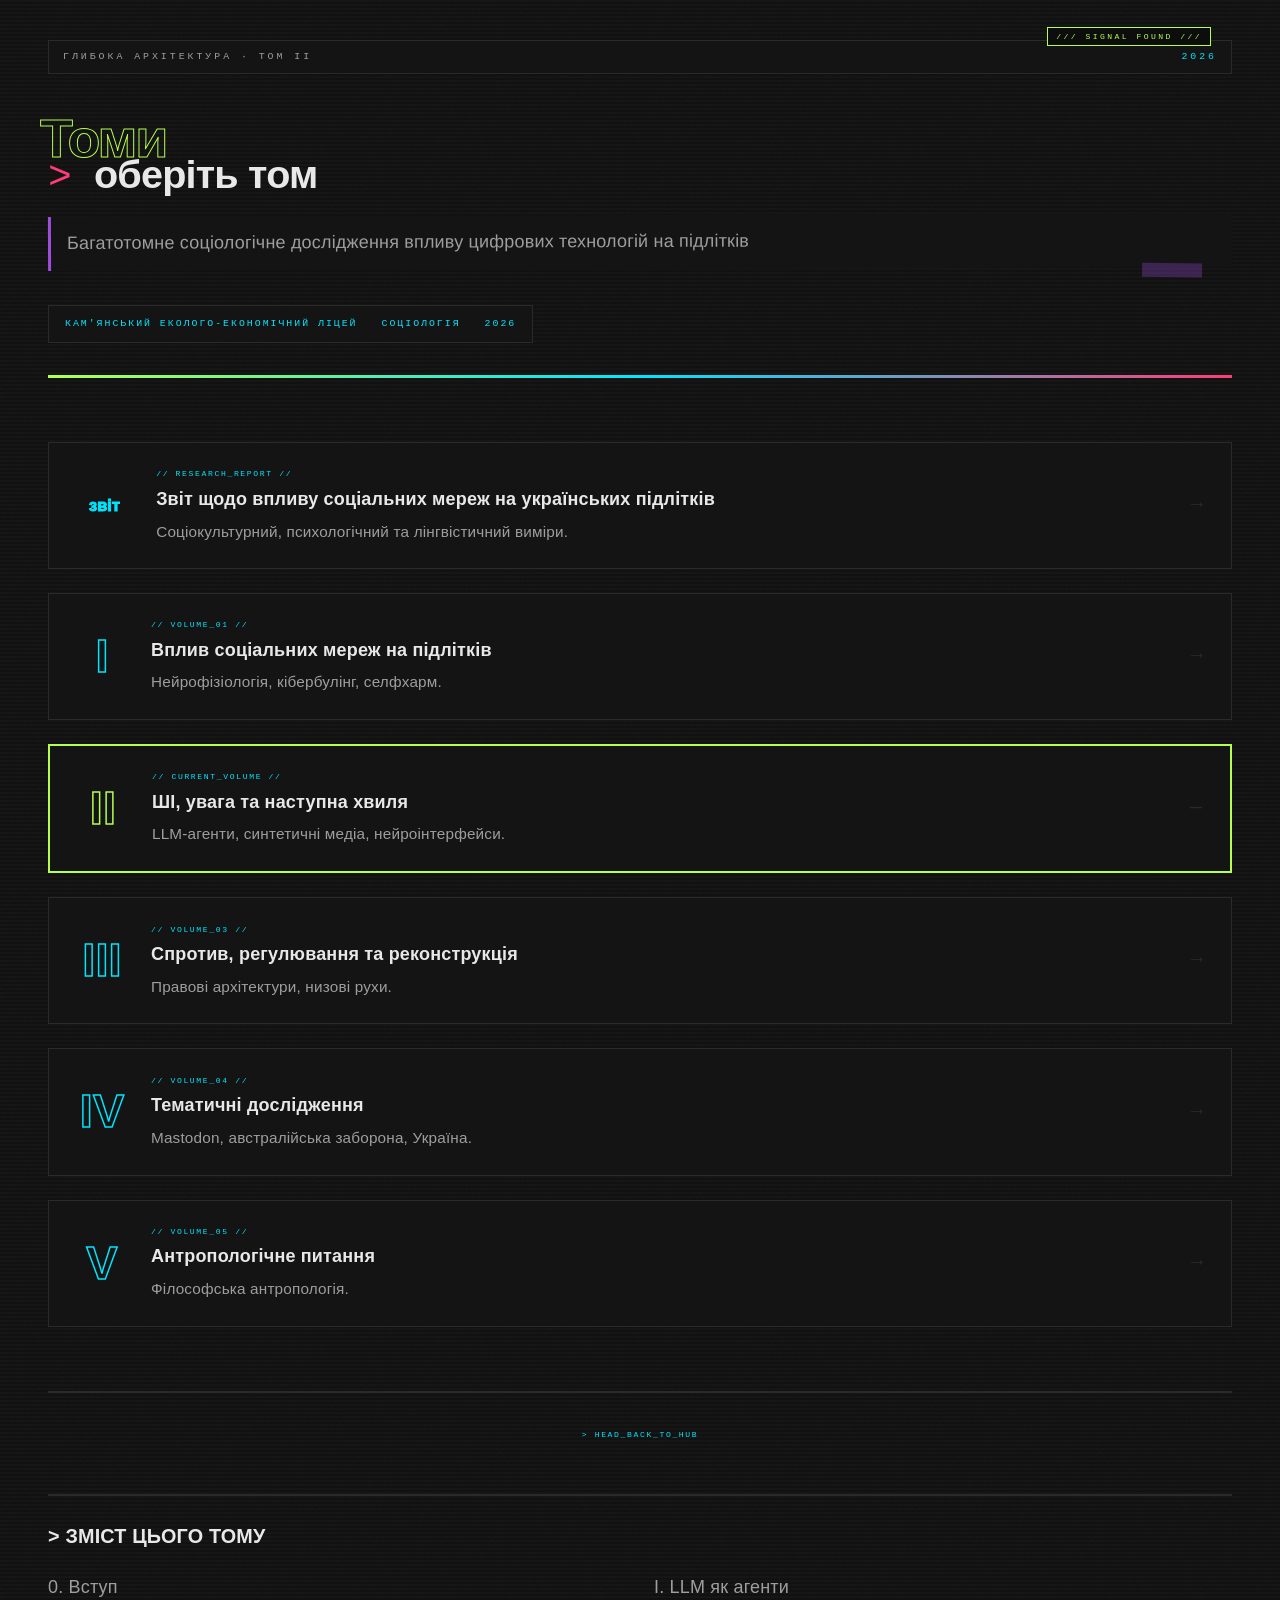
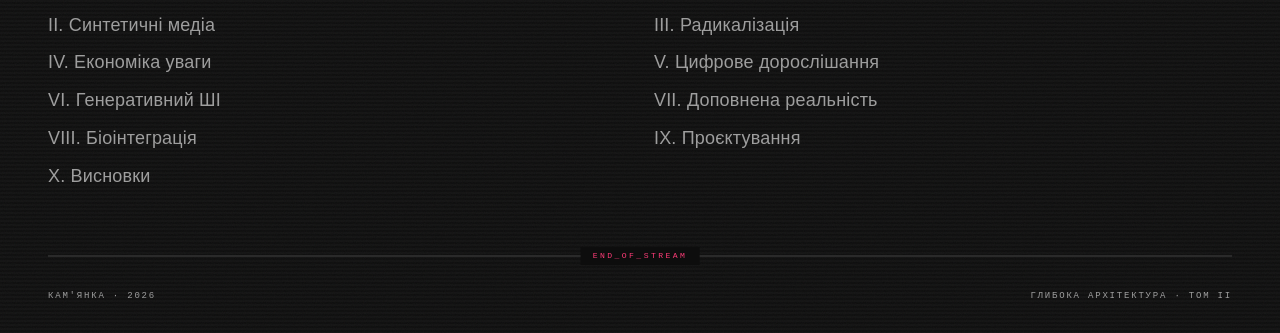
<file: tome.html>
<!DOCTYPE html>
<html lang="uk">
<head>
    <meta charset="UTF-8">
    <meta name="viewport" content="width=device-width, initial-scale=1.0">
    <title>Глибока архітектура — Усі томи</title>
    <link rel="stylesheet" href="style.css">
    <style>
        .tomes-grid { display: flex; flex-direction: column; gap: 24px; margin: 64px 0; }
        .tome-link { display: flex; align-items: center; gap: 24px; text-decoration: none; color: inherit; padding: 24px 28px; border: 1px solid var(--border-raw); background: var(--bg-tape); transition: all 0.2s ease; }
        .tome-link:hover { border-color: var(--accent-neon-lime); transform: translateY(-2px); }
        .tome-link.current { border-color: var(--accent-neon-lime); border-width: 2px; }
        .tome-num { font-family: 'Syne', sans-serif; font-size: 2.6rem; font-weight: 800; color: transparent; -webkit-text-stroke: 1.5px var(--accent-neon-lime); min-width: 50px; text-align: center; flex-shrink: 0; }
        .tome-info { flex: 1; }
        .tome-tag { font-family: 'JetBrains Mono', monospace; font-size: 0.45rem; letter-spacing: 0.2em; text-transform: uppercase; color: var(--accent-cyan); margin-bottom: 4px; }
        .tome-title { font-family: 'Space Grotesk', sans-serif; font-size: 1rem; font-weight: 600; color: var(--text-primary); margin-bottom: 4px; }
        .tome-desc { font-family: 'Archivo', sans-serif; font-size: 0.85rem; color: var(--text-secondary); }
        .tome-arrow { font-family: 'JetBrains Mono', monospace; font-size: 1.1rem; color: var(--border-raw); flex-shrink: 0; }
        .tome-link:hover .tome-arrow { color: var(--accent-neon-lime); }
        .hub-back { text-align: center; margin-top: 32px; padding-top: 24px; border-top: 2px solid var(--border-raw); }
        .hub-back a { font-family: 'JetBrains Mono', monospace; font-size: 0.45rem; letter-spacing: 0.2em; text-transform: uppercase; color: var(--accent-cyan); text-decoration: none; }
        .hub-back a:hover { color: var(--accent-neon-lime); }
    </style>
</head>
<body>
    <div class="main-container">
        <header class="journal-header">
            <div class="journal-masthead"><span>Глибока архітектура · Том II</span><span>2026</span></div>
            <div class="chapter-number" style="font-size: 3rem; -webkit-text-stroke: 1px var(--accent-neon-lime);">Томи</div>
            <h1 class="article-title">оберіть том</h1>
            <div class="article-subtitle">Багатотомне соціологічне дослідження впливу цифрових технологій на підлітків</div>
            <div class="article-meta"><span>Кам'янський еколого-економічний ліцей</span><span>Соціологія</span><span>2026</span></div>
        </header>
        <div class="tomes-grid">
            <a href="https://jjjjkek018-create.github.io/report/index.html" class="tome-link"><div class="tome-num" style="font-size: 0.9rem; -webkit-text-stroke: 1px var(--accent-cyan); color: var(--accent-cyan); min-width: auto; padding: 6px 12px;">звіт</div><div class="tome-info"><div class="tome-tag">// RESEARCH_REPORT //</div><div class="tome-title">Звіт щодо впливу соціальних мереж на українських підлітків</div><div class="tome-desc">Соціокультурний, психологічний та лінгвістичний виміри.</div></div><span class="tome-arrow">→</span></a>
            <a href="https://jjjjkek018-create.github.io/sociology/index.html" class="tome-link"><div class="tome-num" style="-webkit-text-stroke: 1.5px var(--accent-cyan);">I</div><div class="tome-info"><div class="tome-tag">// VOLUME_01 //</div><div class="tome-title">Вплив соціальних мереж на підлітків</div><div class="tome-desc">Нейрофізіологія, кібербулінг, селфхарм.</div></div><span class="tome-arrow">→</span></a>
            <a href="index.html" class="tome-link current"><div class="tome-num">II</div><div class="tome-info"><div class="tome-tag">// CURRENT_VOLUME //</div><div class="tome-title">ШІ, увага та наступна хвиля</div><div class="tome-desc">LLM-агенти, синтетичні медіа, нейроінтерфейси.</div></div><span class="tome-arrow">—</span></a>
            <a href="https://jjjjkek018-create.github.io/resistance-reconstruction/index.html" class="tome-link"><div class="tome-num" style="-webkit-text-stroke: 1.5px var(--accent-cyan);">III</div><div class="tome-info"><div class="tome-tag">// VOLUME_03 //</div><div class="tome-title">Спротив, регулювання та реконструкція</div><div class="tome-desc">Правові архітектури, низові рухи.</div></div><span class="tome-arrow">→</span></a>
            <a href="https://jjjjkek018-create.github.io/case-studies/index.html" class="tome-link"><div class="tome-num" style="-webkit-text-stroke: 1.5px var(--accent-cyan);">IV</div><div class="tome-info"><div class="tome-tag">// VOLUME_04 //</div><div class="tome-title">Тематичні дослідження</div><div class="tome-desc">Mastodon, австралійська заборона, Україна.</div></div><span class="tome-arrow">→</span></a>
            <a href="https://jjjjkek018-create.github.io/anthropological-question/index.html" class="tome-link"><div class="tome-num" style="-webkit-text-stroke: 1.5px var(--accent-cyan);">V</div><div class="tome-info"><div class="tome-tag">// VOLUME_05 //</div><div class="tome-title">Антропологічне питання</div><div class="tome-desc">Філософська антропологія.</div></div><span class="tome-arrow">→</span></a>
        </div>
        <div class="hub-back"><a href="https://jjjjkek018-create.github.io">&gt; HEAD_BACK_TO_HUB</a></div>
        <div style="margin-top: 48px; padding-top: 24px; border-top: 2px solid var(--border-raw);">
            <h2 style="font-family: 'Space Grotesk', sans-serif; font-size: 1.1rem; font-weight: 600; color: var(--text-primary); margin-bottom: 20px;">&gt; ЗМІСТ ЦЬОГО ТОМУ</h2>
            <div style="display: grid; grid-template-columns: 1fr 1fr; gap: 8px 28px;">
                <a href="index.html" style="font-family: 'Archivo', sans-serif; color: var(--text-secondary); text-decoration: none;">0. Вступ</a>
                <a href="llm_socialisation.html" style="font-family: 'Archivo', sans-serif; color: var(--text-secondary); text-decoration: none;">I. LLM як агенти</a>
                <a href="synthetic.html" style="font-family: 'Archivo', sans-serif; color: var(--text-secondary); text-decoration: none;">II. Синтетичні медіа</a>
                <a href="radicalisation.html" style="font-family: 'Archivo', sans-serif; color: var(--text-secondary); text-decoration: none;">III. Радикалізація</a>
                <a href="attention.html" style="font-family: 'Archivo', sans-serif; color: var(--text-secondary); text-decoration: none;">IV. Економіка уваги</a>
                <a href="growing.html" style="font-family: 'Archivo', sans-serif; color: var(--text-secondary); text-decoration: none;">V. Цифрове дорослішання</a>
                <a href="generative.html" style="font-family: 'Archivo', sans-serif; color: var(--text-secondary); text-decoration: none;">VI. Генеративний ШІ</a>
                <a href="reality.html" style="font-family: 'Archivo', sans-serif; color: var(--text-secondary); text-decoration: none;">VII. Доповнена реальність</a>
                <a href="biointegration.html" style="font-family: 'Archivo', sans-serif; color: var(--text-secondary); text-decoration: none;">VIII. Біоінтеграція</a>
                <a href="projects.html" style="font-family: 'Archivo', sans-serif; color: var(--text-secondary); text-decoration: none;">IX. Проєктування</a>
                <a href="conclusions.html" style="font-family: 'Archivo', sans-serif; color: var(--text-secondary); text-decoration: none;">X. Висновки</a>
            </div>
        </div>
        <footer class="journal-footer"><span>Кам'янка · 2026</span><span>Глибока архітектура · Том II</span></footer>
    </div>
</body>
</html>
</file>
<file: style.css>
* {
  margin: 0;
  padding: 0;
  box-sizing: border-box;
}

@font-face {
  font-family: 'Space Grotesk';
  src: url('https://fonts.googleapis.com/css2?family=Space+Grotesk:wght@300;400;500;600;700&display=swap');
}

@font-face {
  font-family: 'JetBrains Mono';
  src: url('https://fonts.googleapis.com/css2?family=JetBrains+Mono:ital,wght@0,300;0,400;0,600;0,700;1,400&display=swap');
}

@font-face {
  font-family: 'Syne';
  src: url('https://fonts.googleapis.com/css2?family=Syne:wght@400;500;600;700;800&display=swap');
}

@font-face {
  font-family: 'Archivo';
  src: url('https://fonts.googleapis.com/css2?family=Archivo:ital,wght@0,300;0,400;0,600;0,700;1,400&display=swap');
}

:root {
  --bg-scrap: #0D0D0D;
  --bg-tape: #141414;
  --text-primary: #E8E8E8;
  --text-secondary: #9E9E9E;
  --accent-neon-lime: #B6FF4E;
  --accent-neon-pink: #FF3C78;
  --accent-purple: #9D4EDD;
  --accent-cyan: #00E5FF;
  --accent-orange: #FF6D00;
  --border-raw: #2A2A2A;
  --scrapbook-noise: url("data:image/svg+xml,%3Csvg width='300' height='300' xmlns='http://www.w3.org/2000/svg'%3E%3Cfilter id='noise'%3E%3CfeTurbulence type='fractalNoise' baseFrequency='0.9' numOctaves='4' stitchTiles='stitch'/%3E%3C/filter%3E%3Crect width='100%25' height='100%25' filter='url(%23noise)' opacity='0.04'/%3E%3C/svg%3E");
  --scanlines: url("data:image/svg+xml,%3Csvg width='4' height='4' xmlns='http://www.w3.org/2000/svg'%3E%3Crect width='4' height='2' fill='white' opacity='0.02'/%3E%3C/svg%3E");
}

html {
  font-size: 18px;
  background-color: var(--bg-scrap);
  color: var(--text-primary);
  -webkit-font-smoothing: auto;
  -moz-osx-font-smoothing: auto;
}

body {
  background-color: var(--bg-scrap);
  background-image: var(--scrapbook-noise), var(--scanlines);
  min-height: 100vh;
  font-family: 'Archivo', 'Helvetica Neue', 'Arial', sans-serif;
  font-weight: 400;
  line-height: 1.65;
  letter-spacing: 0.01em;
}

.main-container {
  max-width: 100%;  
  margin: 0 auto;
  padding: 0 48px;  
}

.chapter-navigation {
  display: flex;
  justify-content: space-between;
  gap: 12px;
  padding: 20px 0;
  margin-bottom: 16px;
  border-bottom: 2px solid var(--border-raw);
  flex-wrap: wrap;
  position: sticky;
  top: 0;
  background: var(--bg-scrap);
  z-index: 100;
  background-image: var(--scrapbook-noise);
}

.nav-button {
  display: flex;
  flex-direction: column;
  text-decoration: none;
  padding: 8px 14px;
  border: 1px solid var(--border-raw);
  background: var(--bg-tape);
  position: relative;
  transition: all 0.15s ease;
  max-width: 48%;
}

.nav-button::before {
  content: '';
  position: absolute;
  top: -6px;
  left: 12px;
  width: 40px;
  height: 12px;
  background: rgba(182, 255, 78, 0.25);
  transform: rotate(-2deg);
  clip-path: polygon(0% 0%, 100% 0%, 95% 100%, 5% 100%);
}

.nav-button:hover {
  border-color: var(--accent-neon-lime);
  background: #1A1A1A;
}

.nav-button:hover::before {
  background: rgba(182, 255, 78, 0.5);
}

.nav-button-back::before {
  background: rgba(255, 60, 120, 0.25);
  left: auto;
  right: 12px;
  transform: rotate(2deg);
}

.nav-button-back:hover::before {
  background: rgba(255, 60, 120, 0.5);
}

.nav-arrow {
  font-family: 'JetBrains Mono', monospace;
  font-size: 0.75rem;
  color: var(--accent-neon-lime);
  margin-bottom: 2px;
}

.nav-button-back .nav-arrow {
  color: var(--accent-neon-pink);
}

.nav-label {
  font-family: 'JetBrains Mono', monospace;
  font-size: 0.5rem;
  letter-spacing: 0.2em;
  text-transform: uppercase;
  color: var(--text-secondary);
  margin-bottom: 2px;
}

.nav-chapter {
  font-family: 'Space Grotesk', sans-serif;
  font-size: 0.7rem;
  font-weight: 500;
  color: var(--text-primary);
  line-height: 1.3;
}

.chapter-navigation-bottom {
  display: flex;
  justify-content: space-between;
  gap: 12px;
  padding: 32px 0 48px 0;
  margin-top: 48px;
  border-top: 2px solid var(--border-raw);
  flex-wrap: wrap;
}

.journal-header {
  padding: 40px 0 32px 0;
  margin-bottom: 48px;
  position: relative;
  border-bottom: 3px solid transparent;
  border-image: linear-gradient(90deg, var(--accent-neon-lime) 0%, var(--accent-cyan) 50%, var(--accent-neon-pink) 100%) 1;
}

.journal-masthead {
  font-family: 'JetBrains Mono', monospace;
  font-size: 0.55rem;
  letter-spacing: 0.3em;
  text-transform: uppercase;
  color: var(--text-secondary);
  margin-bottom: 40px;
  display: flex;
  justify-content: space-between;
  background: var(--bg-tape);
  padding: 8px 14px;
  border: 1px solid var(--border-raw);
  position: relative;
}

.journal-masthead::after {
  content: '/// SIGNAL FOUND ///';
  position: absolute;
  top: -14px;
  right: 20px;
  font-family: 'JetBrains Mono', monospace;
  font-size: 0.45rem;
  letter-spacing: 0.3em;
  color: var(--accent-neon-lime);
  background: var(--bg-scrap);
  padding: 2px 8px;
  border: 1px solid var(--accent-neon-lime);
}

.journal-masthead span:last-child {
  color: var(--accent-cyan);
}

.chapter-number {
  font-family: 'Syne', 'Helvetica Neue', sans-serif;
  font-size: 7rem;
  font-weight: 800;
  color: transparent;
  -webkit-text-stroke: 1.5px var(--accent-neon-lime);
  line-height: 0.9;
  margin-bottom: -12px;
  position: relative;
  left: -8px;
  letter-spacing: -0.04em;
}

.article-title {
  font-family: 'Space Grotesk', 'Helvetica Neue', sans-serif;
  font-weight: 600;
  font-size: 2.2rem;
  line-height: 1.2;
  color: var(--text-primary);
  margin-bottom: 14px;
  text-transform: lowercase;
  letter-spacing: -0.02em;
}

.article-title::before {
  content: '> ';
  color: var(--accent-neon-pink);
  font-family: 'JetBrains Mono', monospace;
  font-weight: 400;
}

.article-subtitle {
  font-family: 'Archivo', 'Helvetica Neue', sans-serif;
  font-weight: 400;
  font-size: 1rem;
  color: var(--text-secondary);
  margin-bottom: 36px;
  padding: 12px 16px;
  background: var(--bg-tape);
  border-left: 3px solid var(--accent-purple);
  position: relative;
  transform: rotate(-0.2deg);
}

.article-subtitle::after {
  content: '';
  position: absolute;
  bottom: -10px;
  right: 30px;
  width: 60px;
  height: 14px;
  background: rgba(157, 78, 221, 0.3);
  transform: rotate(1deg);
}

.article-meta {
  font-family: 'JetBrains Mono', monospace;
  font-size: 0.55rem;
  letter-spacing: 0.2em;
  text-transform: uppercase;
  color: var(--accent-cyan);
  display: flex;
  gap: 24px;
  flex-wrap: wrap;
  background: var(--bg-tape);
  padding: 10px 16px;
  border: 1px solid var(--border-raw);
  display: inline-flex;
}

.section-heading {
  font-family: 'Space Grotesk', 'Helvetica Neue', sans-serif;
  font-weight: 600;
  font-size: 1.4rem;
  line-height: 1.3;
  color: var(--text-primary);
  margin-top: 56px;
  margin-bottom: 24px;
  padding-top: 28px;
  border-top: 2px dashed var(--border-raw);
  position: relative;
}

.section-heading::before {
  content: '';
  position: absolute;
  top: -2px;
  left: 0;
  width: 80px;
  height: 2px;
  background: var(--accent-neon-pink);
}

.section-heading:first-of-type {
  border-top: none;
  margin-top: 0;
  padding-top: 0;
}

.section-heading:first-of-type::before {
  display: none;
}

p {
  margin-bottom: 18px;
  text-indent: 1.5em;
  position: relative;
}

p:first-of-type {
  text-indent: 0;
}

p:first-of-type::first-letter {
  font-family: 'Syne', 'Helvetica Neue', sans-serif;
  font-weight: 800;
  font-size: 3.8rem;
  float: left;
  line-height: 0.8;
  padding-right: 10px;
  padding-top: 6px;
  color: var(--accent-neon-lime);
  text-shadow: 0 0 20px rgba(182, 255, 78, 0.4);
}

.stat-highlight {
  font-family: 'JetBrains Mono', monospace;
  font-size: 0.65rem;
  letter-spacing: 0.1em;
  text-transform: uppercase;
  color: var(--accent-cyan);
  display: block;
  margin: 36px 0;
  padding: 18px 20px;
  border: 1px solid var(--border-raw);
  background: var(--bg-tape);
  position: relative;
  transform: rotate(0.3deg);
}

.stat-highlight::before {
  content: '// DATA_FRAGMENT //';
  position: absolute;
  top: -12px;
  left: 16px;
  font-family: 'JetBrains Mono', monospace;
  font-size: 0.45rem;
  letter-spacing: 0.25em;
  color: var(--accent-neon-pink);
  background: var(--bg-scrap);
  padding: 2px 8px;
}

.stat-highlight .stat-value {
  font-size: 2.2rem;
  font-weight: 700;
  display: block;
  line-height: 1.1;
  margin-bottom: 6px;
  color: var(--accent-neon-lime);
  font-family: 'Syne', sans-serif;
  text-shadow: 0 0 24px rgba(182, 255, 78, 0.35);
}

.neuro-diagram {
  margin: 44px 0;
  padding: 28px 20px;
  border: 1px solid var(--border-raw);
  background: var(--bg-tape);
  position: relative;
  transform: rotate(-0.1deg);
}

.neuro-diagram::after {
  content: '';
  position: absolute;
  top: -8px;
  right: 24px;
  width: 50px;
  height: 16px;
  background: rgba(255, 109, 0, 0.3);
  clip-path: polygon(0% 0%, 100% 0%, 92% 100%, 8% 100%);
}

.neuro-diagram-label {
  font-family: 'JetBrains Mono', monospace;
  font-size: 0.5rem;
  letter-spacing: 0.25em;
  text-transform: uppercase;
  color: var(--accent-orange);
  margin-bottom: 18px;
  display: inline-block;
  padding: 4px 10px;
  border: 1px solid var(--accent-orange);
}

.neuro-diagram svg {
  width: 100%;
  height: auto;
}

.neuro-diagram-caption {
  font-family: 'JetBrains Mono', monospace;
  font-size: 0.5rem;
  color: var(--text-secondary);
  margin-top: 14px;
  letter-spacing: 0.1em;
  border-top: 1px dotted var(--border-raw);
  padding-top: 10px;
}

table {
  width: 100%;
  border-collapse: collapse;
  margin: 36px 0;
  font-size: 0.78rem;
  border: 1px solid var(--border-raw);
}

thead th {
  font-family: 'JetBrains Mono', monospace;
  font-weight: 400;
  text-transform: uppercase;
  letter-spacing: 0.15em;
  font-size: 0.5rem;
  color: var(--accent-neon-lime);
  text-align: left;
  padding: 12px 14px;
  background: var(--bg-tape);
  border-bottom: 2px solid var(--accent-neon-lime);
}

tbody td {
  padding: 12px 14px;
  border-bottom: 1px solid rgba(42, 42, 42, 0.5);
  color: var(--text-primary);
  vertical-align: top;
  line-height: 1.5;
}

tbody tr:nth-child(odd) td {
  background: rgba(255, 255, 255, 0.015);
}

tbody tr:hover td {
  background: rgba(182, 255, 78, 0.04);
}

tbody td:first-child {
  font-family: 'Space Grotesk', sans-serif;
  font-weight: 500;
  font-size: 0.8rem;
  padding-right: 20px;
  color: var(--accent-purple);
  min-width: 150px;
}

tbody td:nth-child(2) {
  padding-right: 14px;
}

tbody td:nth-child(3) {
  color: var(--text-secondary);
  font-size: 0.75rem;
}

.pull-quote {
  font-family: 'Space Grotesk', sans-serif;
  font-weight: 500;
  font-style: italic;
  font-size: 1.2rem;
  line-height: 1.4;
  color: var(--accent-cyan);
  margin: 48px 0;
  padding: 28px 24px;
  border: 2px solid var(--accent-cyan);
  text-align: center;
  position: relative;
  text-shadow: 0 0 16px rgba(0, 229, 255, 0.2);
  background: rgba(0, 229, 255, 0.03);
  transform: rotate(0.2deg);
}

.pull-quote::before {
  content: '< TRANSMISSION >';
  position: absolute;
  top: -14px;
  left: 50%;
  transform: translateX(-50%);
  font-family: 'JetBrains Mono', monospace;
  font-size: 0.45rem;
  font-weight: 400;
  font-style: normal;
  letter-spacing: 0.3em;
  color: var(--accent-neon-lime);
  background: var(--bg-scrap);
  padding: 2px 14px;
}

.footnote {
  font-family: 'JetBrains Mono', monospace;
  font-size: 0.5rem;
  color: var(--text-secondary);
  letter-spacing: 0.06em;
  line-height: 1.6;
  margin-top: 40px;
  padding-top: 20px;
  border-top: 2px dotted var(--border-raw);
}

.footnote sup {
  color: var(--accent-neon-pink);
  font-size: 0.7em;
  margin-right: 4px;
}

.journal-footer {
  margin-top: 64px;
  padding: 32px 0;
  border-top: 2px solid var(--border-raw);
  font-family: 'JetBrains Mono', monospace;
  font-size: 0.5rem;
  letter-spacing: 0.2em;
  text-transform: uppercase;
  color: var(--text-secondary);
  display: flex;
  justify-content: space-between;
  position: relative;
}

.journal-footer::before {
  content: 'END_OF_STREAM';
  position: absolute;
  top: -10px;
  left: 50%;
  transform: translateX(-50%);
  font-family: 'JetBrains Mono', monospace;
  font-size: 0.45rem;
  letter-spacing: 0.3em;
  color: var(--accent-neon-pink);
  background: var(--bg-scrap);
  padding: 2px 12px;
}

.image-frame {
  margin: 40px 0;
  border: 1px solid var(--border-raw);
  padding: 10px;
  background: var(--bg-tape);
  position: relative;
  transform: rotate(-0.15deg);
}

.image-frame::before {
  content: '';
  position: absolute;
  top: -6px;
  left: 20px;
  width: 35px;
  height: 14px;
  background: rgba(255, 60, 120, 0.3);
  transform: rotate(3deg);
}

.image-frame img {
  width: 100%;
  display: block;
  filter: grayscale(0.2) contrast(1.05) brightness(0.95);
  border: 1px solid var(--border-raw);
}

.image-frame-caption {
  font-family: 'JetBrains Mono', monospace;
  font-size: 0.5rem;
  color: var(--text-secondary);
  letter-spacing: 0.1em;
  margin-top: 10px;
  text-align: center;
}

ol.references {
  list-style: none;
  counter-reset: ref-counter;
  padding: 0;
  margin: 40px 0;
}

ol.references li {
  counter-increment: ref-counter;
  font-family: 'JetBrains Mono', monospace;
  font-size: 0.5rem;
  color: var(--text-secondary);
  letter-spacing: 0.06em;
  line-height: 1.7;
  margin-bottom: 8px;
  padding-left: 28px;
  position: relative;
}

ol.references li::before {
  content: '[' counter(ref-counter) ']';
  position: absolute;
  left: 0;
  color: var(--accent-neon-lime);
  font-weight: 600;
}

em {
  font-style: italic;
  color: var(--accent-cyan);
}

strong {
  font-weight: 600;
  color: var(--accent-neon-lime);
}

blockquote {
  margin: 32px 0;
  padding: 20px 24px;
  border: 1px solid var(--border-raw);
  background: var(--bg-tape);
  color: var(--text-secondary);
  position: relative;
  transform: rotate(0.2deg);
}

blockquote::before {
  content: '“';
  position: absolute;
  top: -6px;
  left: 12px;
  font-family: 'Syne', sans-serif;
  font-size: 2rem;
  font-weight: 800;
  color: var(--accent-purple);
  background: var(--bg-scrap);
  padding: 0 6px;
  line-height: 1;
}

blockquote p {
  text-indent: 0;
  margin-bottom: 0;
}

@media (max-width: 640px) {
  .main-container {
    padding: 0 20px;
  }

  html {
    font-size: 16px;
  }

  .article-title {
    font-size: 1.5rem;
  }

  .chapter-number {
    font-size: 4.5rem;
    left: -4px;
  }

  .journal-masthead {
    flex-direction: column;
    gap: 4px;
  }

  .journal-masthead::after {
    right: 6px;
    font-size: 0.4rem;
    top: -10px;
  }

  thead th,
  tbody td {
    display: block;
    padding: 10px 12px;
  }

  thead tr {
    display: none;
  }

  tbody tr {
    display: block;
    margin-bottom: 16px;
    border: 1px solid var(--border-raw);
  }

  tbody td:first-child {
    font-weight: 600;
    padding-bottom: 4px;
    min-width: auto;
    background: var(--bg-tape);
  }

  tbody td:nth-child(2) {
    padding-right: 12px;
  }

  .article-meta {
    gap: 10px;
    font-size: 0.5rem;
  }

  .chapter-navigation {
    flex-direction: column;
  }

  .nav-button {
    max-width: 100%;
  }

  .chapter-navigation-bottom {
    flex-direction: column;
  }
}

::selection {
  background: rgba(182, 255, 78, 0.3);
  color: var(--text-primary);
}

::-moz-selection {
  background: rgba(182, 255, 78, 0.3);
  color: var(--text-primary);
}

@keyframes glitch {
  0% { transform: translate(0); }
  20% { transform: translate(-2px, 1px); }
  40% { transform: translate(2px, -1px); }
  60% { transform: translate(-1px, 2px); }
  80% { transform: translate(1px, -2px); }
  100% { transform: translate(0); }
}

.article-title:hover {
  animation: glitch 0.3s ease-in-out;
}

@media (min-width: 1400px) {
  .main-container {
    max-width: 1200px;  /* Optional cap for readability */
  }
}
</file>
